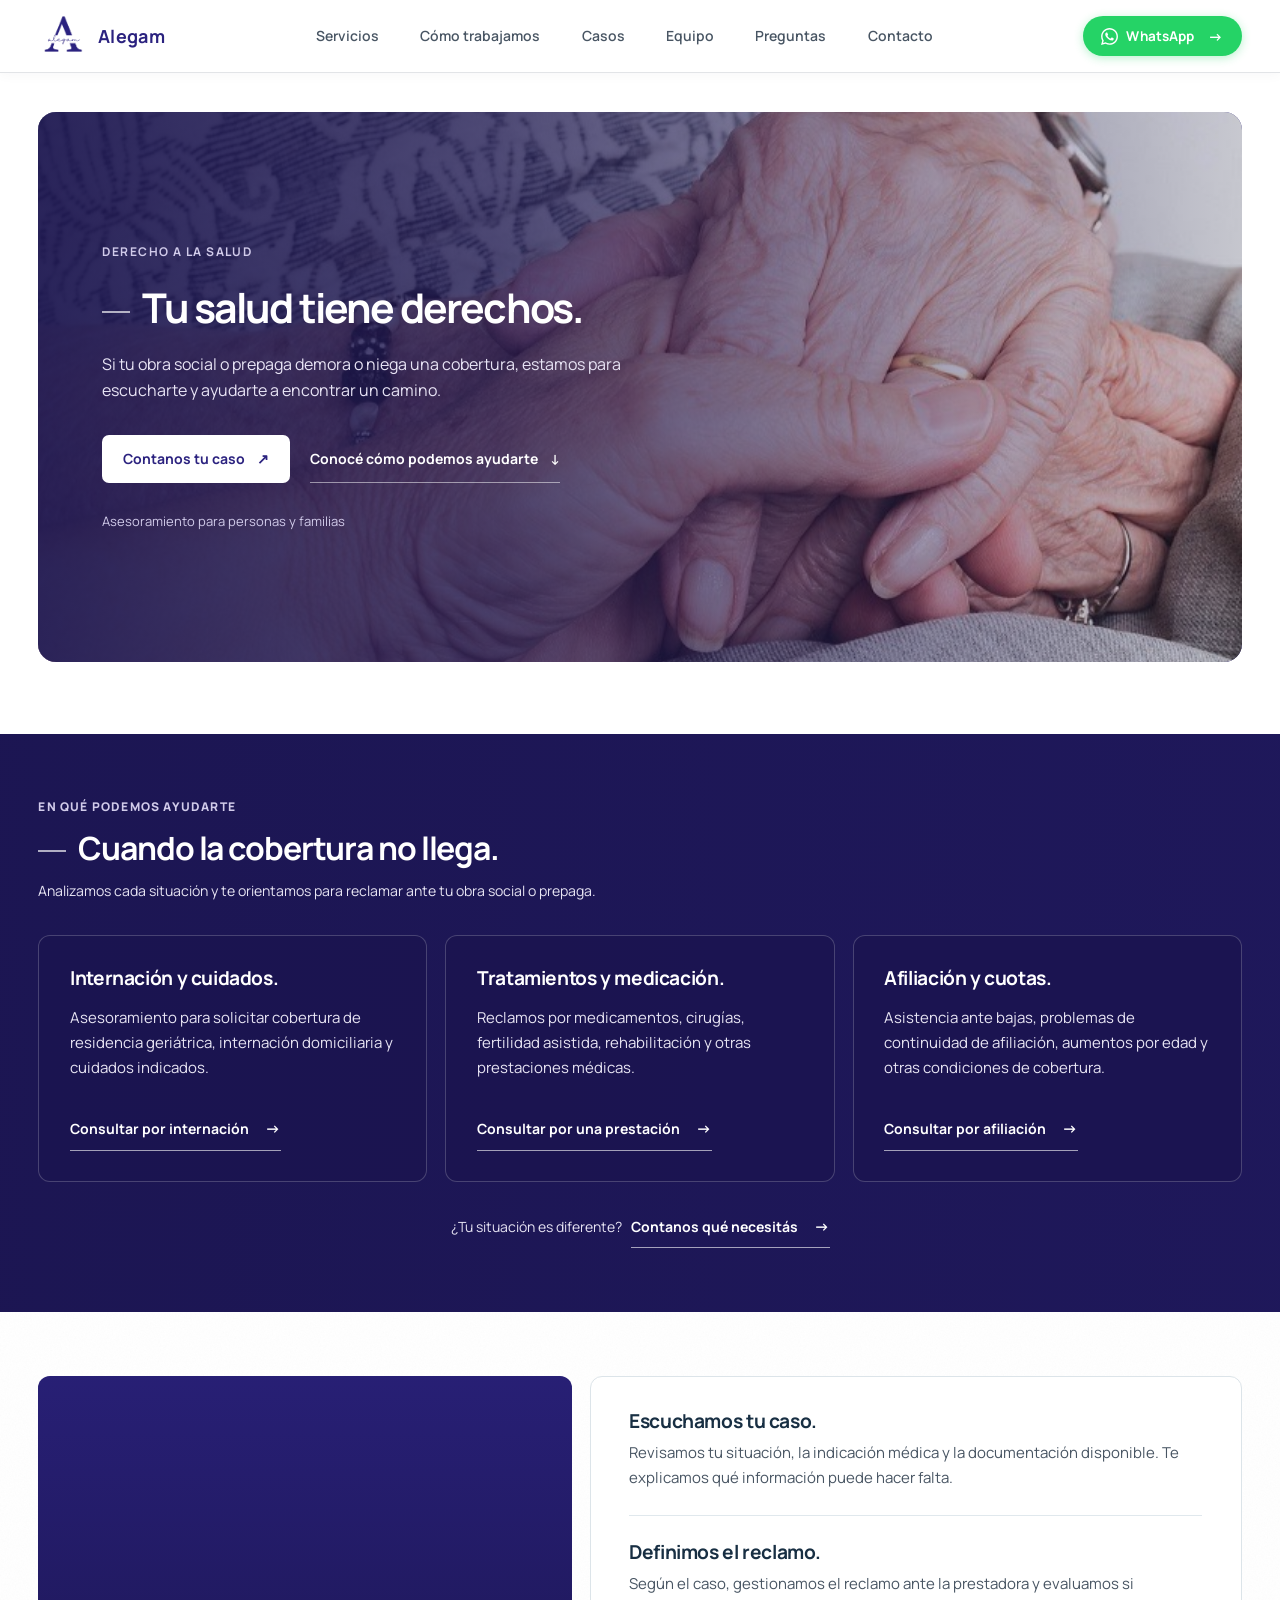
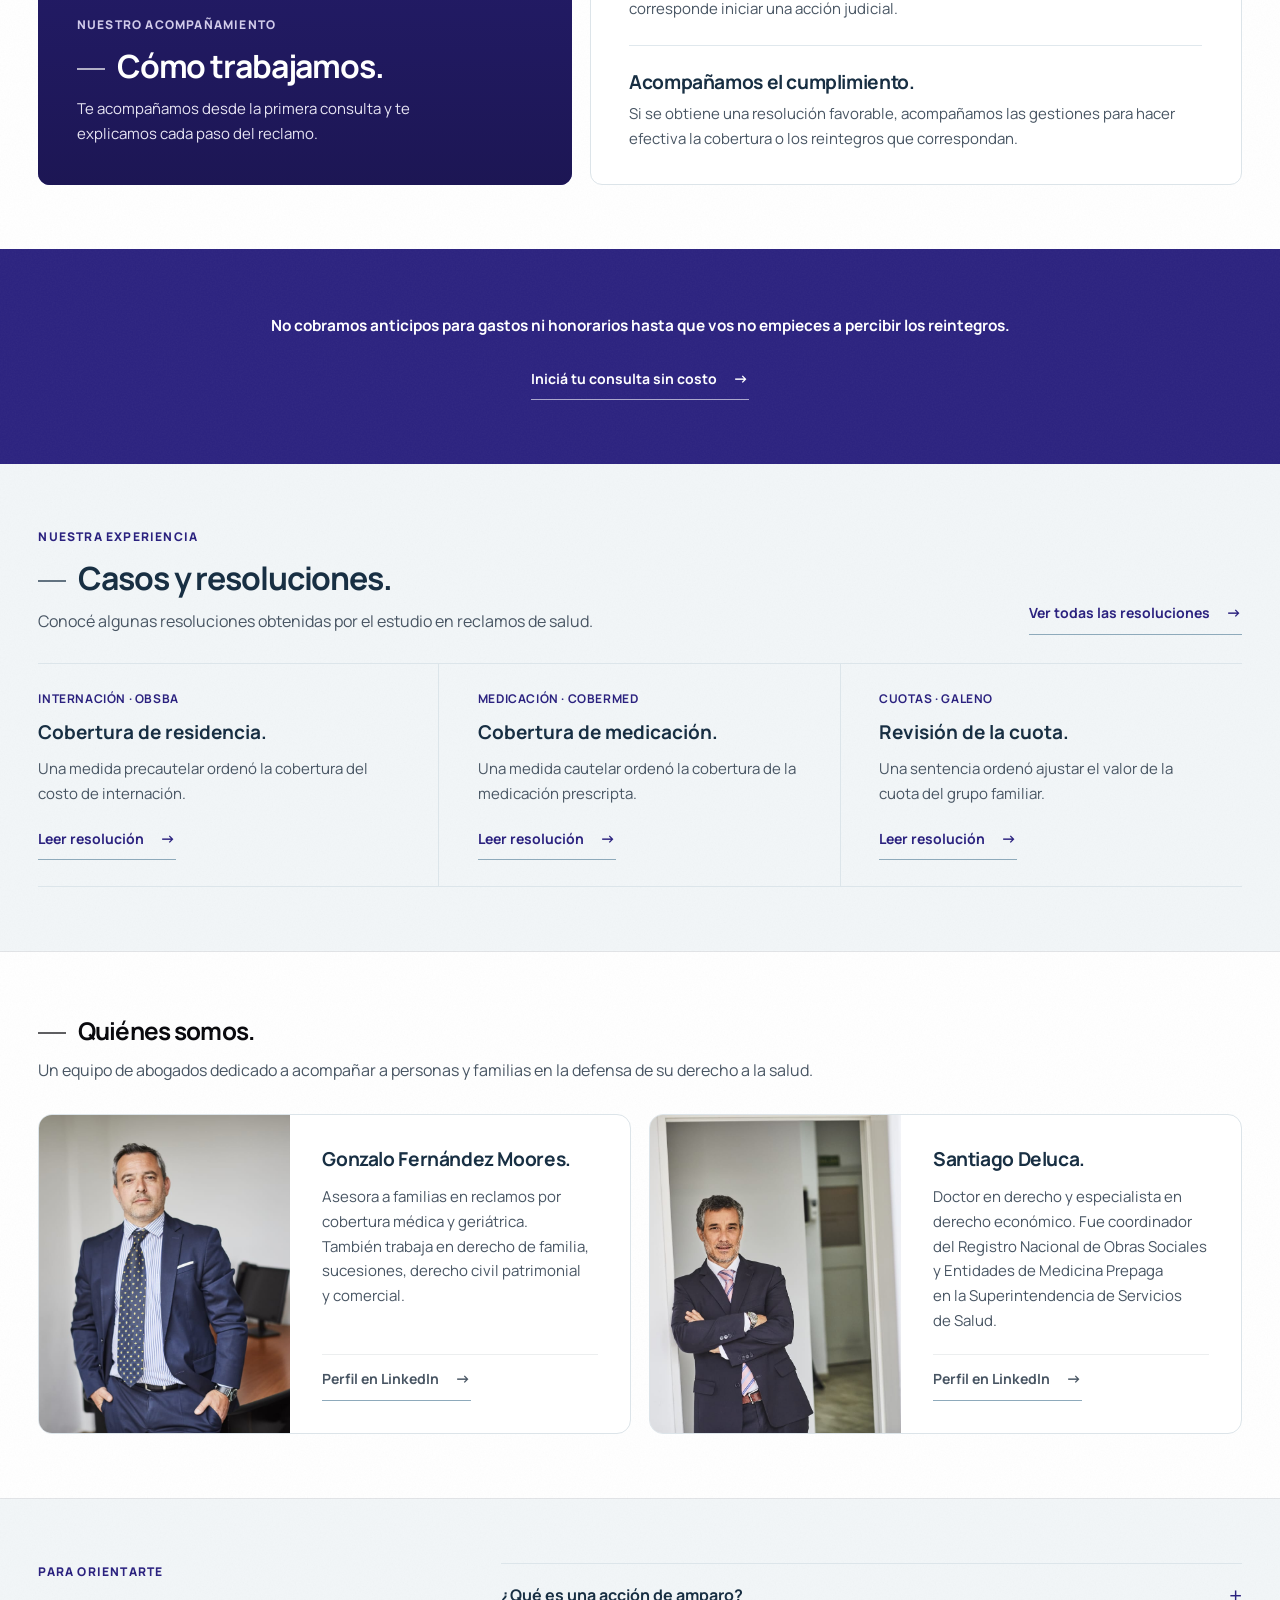
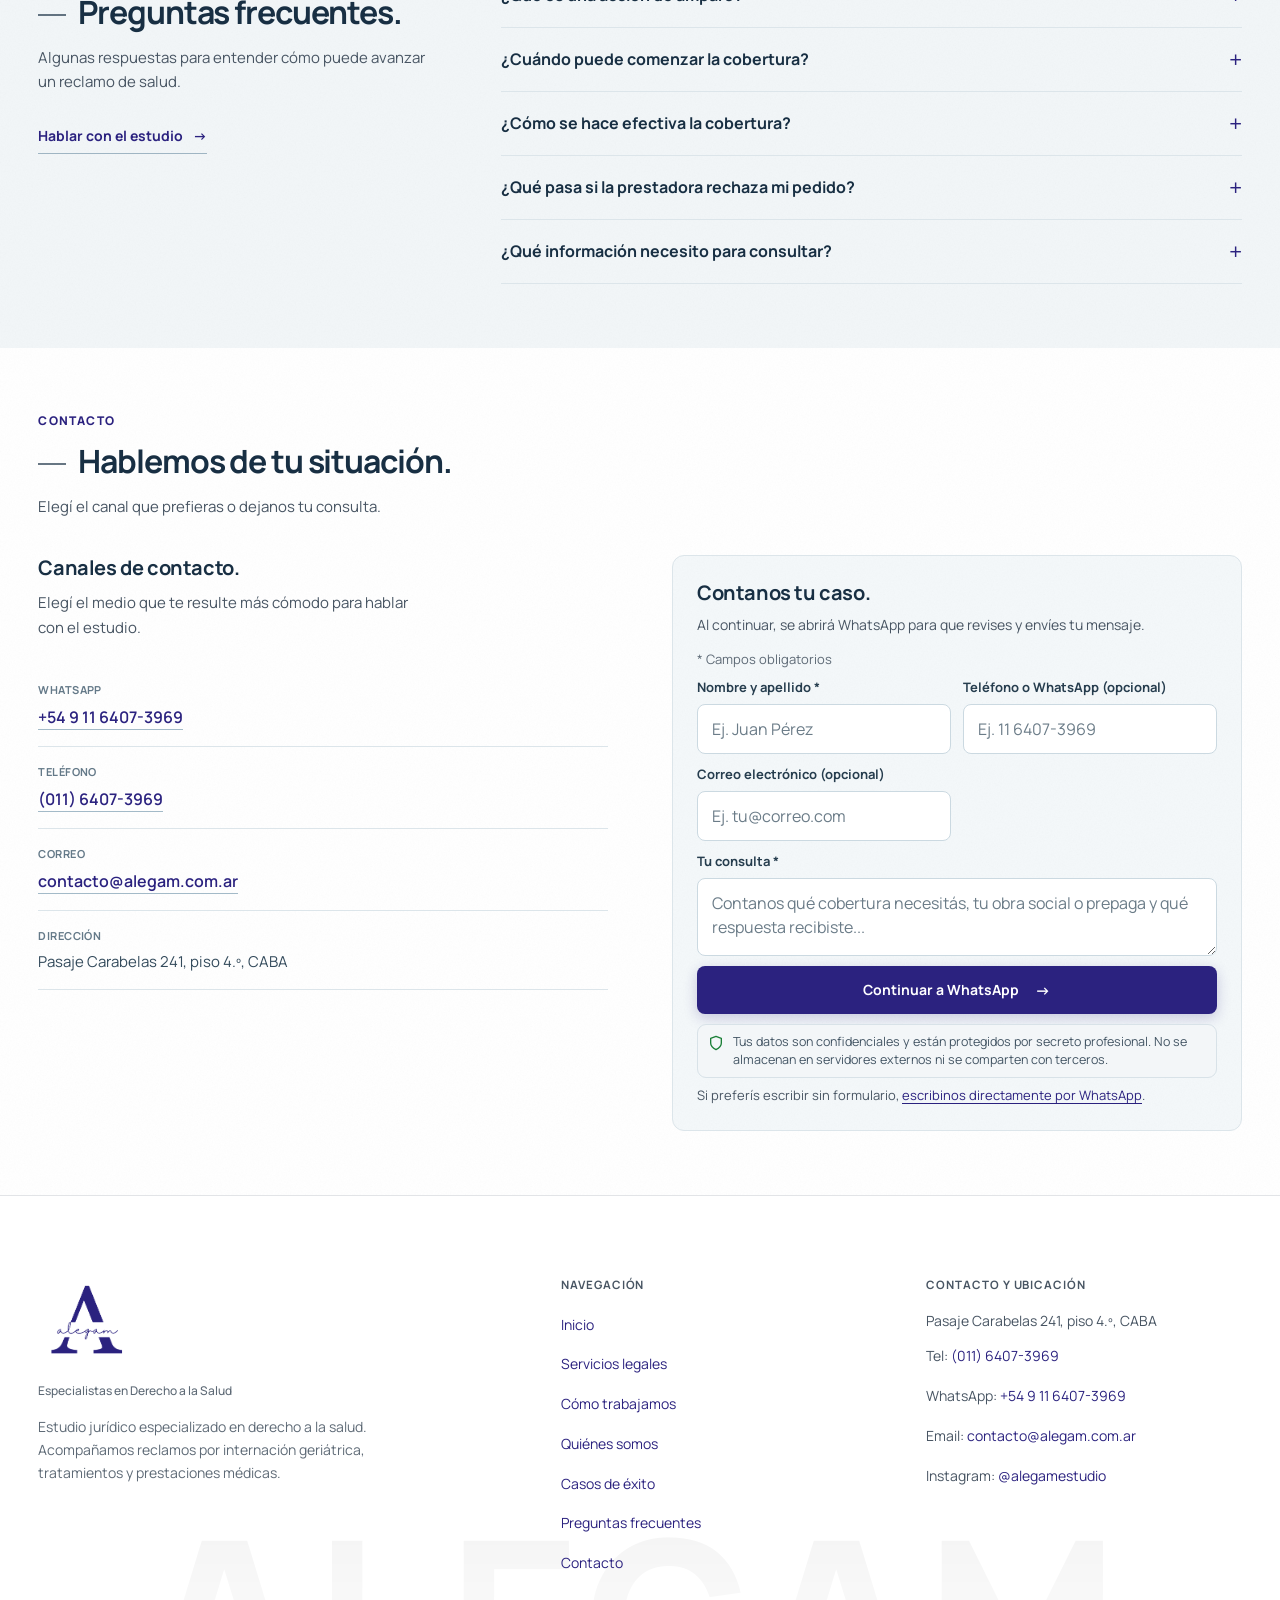
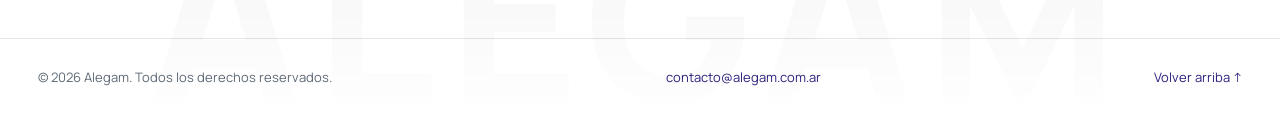
<file: index.html>
<!DOCTYPE html>
<html lang="es">
<head>
  <meta charset="utf-8" />
  <meta name="viewport" content="width=device-width, initial-scale=1, minimum-scale=1.0, shrink-to-fit=no" />
  <meta http-equiv="X-UA-Compatible" content="IE=edge" />
  <meta name="referrer" content="strict-origin-when-cross-origin" />
  
  <title>Alegam | Especialistas en Derecho a la Salud & Amparos</title>
  <meta name="description" content="Estudio jurídico especialista en derecho a la salud en Argentina. Asesoramiento y amparos judiciales ante obras sociales y prepagas por internación geriátrica, medicación oncológica y discapacidad." />
  <meta name="keywords" content="amparo de salud, internación geriátrica, cobertura geriátrico, prepagas, obras sociales, discapacidad ley 24901, medicación oncológica, Santiago Deluca, Gonzalo Fernández Moores" />
  <meta name="author" content="Alegam Estudio Jurídico" />

  <!-- Favicon -->
  <link rel="icon" type="image/x-icon" href="favicon.ico" />
  <link rel="icon" type="image/png" sizes="32x32" href="img/alegam/favicon-32x32.png" />
  <link rel="icon" type="image/png" sizes="64x64" href="img/alegam/favicon.png" />
  <link rel="apple-touch-icon" sizes="180x180" href="img/alegam/apple-touch-icon.png" />

  <!-- Tipografía Manrope (Google Fonts) con display=swap -->
  <link rel="preconnect" href="https://fonts.googleapis.com" />
  <link rel="preconnect" href="https://fonts.gstatic.com" crossorigin />
  <link href="https://fonts.googleapis.com/css2?family=Manrope:wght@400;500;600;700;800&amp;display=swap" rel="stylesheet" />

  <!-- Estilos Inspirados en Dropshot (White Edition) -->
  <link rel="stylesheet" href="assets/css/dropshot-theme.css" />
  <link rel="stylesheet" href="assets/css/ux-refresh.css" />
  <link rel="stylesheet" href="assets/css/cases-redesign.css" />
</head>
<body>
  <!-- Salto accesible -->
  <a class="skip-link" href="#contenido-principal">Saltar al contenido principal</a>

  <!-- Header Fijo con Glass Blur (Dropshot Style) -->
  <header class="ds-header" id="navbar">
    <div class="ds-container ds-header-inner">
      <!-- Marca / Logotipo Original Conservado -->
      <a class="ds-brand" href="#inicio" aria-label="Alegam - Volver al inicio">
        <img class="ds-brand-logo" src="img/alegam/logo_alegam_transparente.png" alt="Logotipo de Alegam Estudio Jurídico" width="140" height="52" />
        <span class="ds-header-wordmark">Alegam</span>
      </a>

      <!-- Menú Central Dropshot -->
      <nav class="ds-nav-center" aria-label="Navegaci&#243;n principal">
        <a class="ds-nav-link" href="#servicios">Servicios</a>
        <a class="ds-nav-link" href="#proceso">C&#243;mo trabajamos</a>
        <a class="ds-nav-link" href="#casos">Casos</a>
        <a class="ds-nav-link" href="#estudio">Equipo</a>
        <a class="ds-nav-link" href="#preguntas">Preguntas</a>
        <a class="ds-nav-link" href="#contacto">Contacto</a>
      </nav>

      <!-- Acciones de Cabecera -->
      <div class="ds-header-actions">
        <a class="ds-btn ds-btn-sm ds-btn-primary" href="https://api.whatsapp.com/send?phone=5491164073969&amp;text=Hola!%20Me%20gustar%C3%ADa%20hacer%20una%20consulta%20con%20el%20estudio.%20Gracias." target="_blank" rel="noopener noreferrer" aria-label="Contactar por WhatsApp">
          <svg width="15" height="15" viewBox="0 0 24 24" fill="currentColor" aria-hidden="true"><path d="M.057 24l1.687-6.163c-1.041-1.804-1.588-3.849-1.587-5.946.003-6.556 5.338-11.891 11.893-11.891 3.181.001 6.167 1.24 8.413 3.488 2.245 2.248 3.481 5.236 3.48 8.414-.003 6.557-5.338 11.892-11.893 11.892-1.99-.001-3.951-.5-5.688-1.448l-6.305 1.654zm6.597-3.807c1.676.995 3.276 1.591 5.392 1.592 5.448 0 9.886-4.434 9.889-9.885.002-5.462-4.415-9.89-9.881-9.892-5.452 0-9.887 4.434-9.889 9.884-.001 2.225.651 3.891 1.746 5.634l-.999 3.648 3.742-.981zm11.387-5.464c-.074-.124-.272-.198-.57-.347-.297-.149-1.758-.868-2.031-.967-.272-.099-.47-.149-.669.149-.198.297-.768.967-.941 1.165-.173.198-.347.223-.644.074-.297-.149-1.255-.462-2.39-1.475-.883-.788-1.48-1.761-1.653-2.059-.173-.297-.018-.458.13-.606.134-.133.297-.347.446-.521.151-.172.2-.296.3-.495.099-.198.05-.372-.025-.521-.075-.148-.669-1.611-.916-2.206-.242-.579-.487-.501-.669-.51l-.57-.01c-.198 0-.52.074-.792.372s-1.04 1.016-1.04 2.479 1.065 2.876 1.213 3.074c.149.198 2.095 3.2 5.076 4.487.709.306 1.263.489 1.694.626.712.226 1.36.194 1.872.118.571-.085 1.758-.719 2.006-1.413.248-.695.248-1.29.173-1.414z"/></svg>
          <span>WhatsApp</span>
      </a>

        <!-- Botón menú móvil -->
        <button class="ds-menu-toggle" type="button" aria-expanded="false" aria-controls="mobile-drawer" aria-label="Abrir menú de navegación">
          <div class="ds-menu-icon">
            <span></span>
            <span></span>
          </div>
        </button>
      </div>
    </div>
  </header>

  <!-- Mobile Drawer / Menú Lateral Móvil -->
  <div class="ds-mobile-drawer-backdrop" aria-hidden="true"></div>
  <aside id="mobile-drawer" class="ds-mobile-drawer" aria-label="Menú móvil" aria-hidden="true" inert>
    <div class="ds-mobile-drawer-header">
      <div class="ds-brand">
        <img class="ds-brand-logo" src="img/alegam/logo_alegam_transparente.png" alt="Alegam" width="110" height="40" />
        <span class="ds-header-wordmark">Alegam</span>
      </div>
      <button class="ds-mobile-drawer-close" type="button" aria-label="Cerrar menú">&times;</button>
    </div>

    <nav class="ds-mobile-nav-links">
      <a href="#servicios">Servicios</a><a href="#proceso">C&#243;mo trabajamos</a><a href="#casos">Casos</a><a href="#estudio">Equipo</a><a href="#preguntas">Preguntas frecuentes</a><a href="#contacto">Contacto</a>
    </nav>

    <div class="ds-mobile-drawer-footer">
      <div class="ds-mobile-card-contact">
        <strong>Atención Inmediata</strong>
        <p>Llamanos al <a href="tel:+541164073969" style="font-weight: 600; color: var(--ds-accent);">(011) 6407-3969</a></p>
        <p>Pasaje Carabelas 241, piso 4.&ordm;, CABA</p>
      </div>
      <a class="ds-btn ds-btn-whatsapp" href="https://api.whatsapp.com/send?phone=5491164073969&amp;text=Hola!%20Me%20gustar%C3%ADa%20hacer%20una%20consulta%20con%20el%20estudio.%20Gracias." target="_blank" rel="noopener noreferrer">
        <svg width="20" height="20" viewBox="0 0 24 24" fill="currentColor" aria-hidden="true"><path d="M.057 24l1.687-6.163c-1.041-1.804-1.588-3.849-1.587-5.946.003-6.556 5.338-11.891 11.893-11.891 3.181.001 6.167 1.24 8.413 3.488 2.245 2.248 3.481 5.236 3.48 8.414-.003 6.557-5.338 11.892-11.893 11.892-1.99-.001-3.951-.5-5.688-1.448l-6.305 1.654zm6.597-3.807c1.676.995 3.276 1.591 5.392 1.592 5.448 0 9.886-4.434 9.889-9.885.002-5.462-4.415-9.89-9.881-9.892-5.452 0-9.887 4.434-9.889 9.884-.001 2.225.651 3.891 1.746 5.634l-.999 3.648 3.742-.981zm11.387-5.464c-.074-.124-.272-.198-.57-.347-.297-.149-1.758-.868-2.031-.967-.272-.099-.47-.149-.669.149-.198.297-.768.967-.941 1.165-.173.198-.347.223-.644.074-.297-.149-1.255-.462-2.39-1.475-.883-.788-1.48-1.761-1.653-2.059-.173-.297-.018-.458.13-.606.134-.133.297-.347.446-.521.151-.172.2-.296.3-.495.099-.198.05-.372-.025-.521-.075-.148-.669-1.611-.916-2.206-.242-.579-.487-.501-.669-.51l-.57-.01c-.198 0-.52.074-.792.372s-1.04 1.016-1.04 2.479 1.065 2.876 1.213 3.074c.149.198 2.095 3.2 5.076 4.487.709.306 1.263.489 1.694.626.712.226 1.36.194 1.872.118.571-.085 1.758-.719 2.006-1.413.248-.695.248-1.29.173-1.414z"/></svg><span>Escribir por WhatsApp</span>
      </a>
    </div>
  </aside>

  <!-- Contenido Principal -->
  <main id="contenido-principal">

    <!-- HERO SECTION (Dropshot Precision Hero) -->
    <section class="ds-hero" id="inicio">
      <div class="ds-container">
        <div class="home-intro">
          <div class="home-intro-copy">
            <p class="home-intro-label">Derecho a la salud</p>
            <h1>Tu salud tiene derechos.</h1>
            <p class="home-intro-lead">Si tu obra social o prepaga demora o niega una cobertura, estamos para escucharte y ayudarte a encontrar un&nbsp;camino.</p>
            <div class="home-intro-actions">
              <a class="home-intro-primary" href="https://api.whatsapp.com/send?phone=5491164073969&amp;text=Hola%2C%20necesito%20asesoramiento%20por%20una%20cobertura%20de%20salud." target="_blank" rel="noopener noreferrer">Contanos tu caso <span aria-hidden="true">&#8599;</span></a>
              <a class="home-intro-secondary" href="#servicios">Conoc&#233; c&#243;mo podemos ayudarte <span aria-hidden="true">&#8595;</span></a>
            </div>
            <p class="home-intro-note">Asesoramiento para personas y familias</p>
          </div>
          <div class="home-intro-image">
            <img src="img/alegam/manos-opt.jpg" alt="Dos personas tomadas de la mano" width="600" height="480" fetchpriority="high" />
          </div>
        </div>
      </div>
    </section>

    <section class="ds-section services-section" id="servicios">
      <div class="ds-container">
        <div class="services-heading">
          <div><p class="services-eyebrow">En qu&#233; podemos ayudarte</p><h2>Cuando la cobertura no llega.</h2></div>
          <p>Analizamos cada situaci&#243;n y te orientamos para reclamar ante tu obra social o prepaga.</p>
        </div>
        <div class="services-list">
          <article class="service-item">
            <h3>Internaci&#243;n y cuidados.</h3>
            <p>Asesoramiento para solicitar cobertura de residencia geri&#225;trica, internaci&#243;n domiciliaria y cuidados indicados.</p>
            <a href="https://api.whatsapp.com/send?phone=5491164073969&amp;text=Hola%2C%20quiero%20consultar%20por%20cobertura%20de%20internaci%C3%B3n." target="_blank" rel="noopener noreferrer">Consultar por internaci&#243;n</a>
          </article>
          <article class="service-item">
            <h3>Tratamientos y medicaci&#243;n.</h3>
            <p>Reclamos por medicamentos, cirug&#237;as, fertilidad asistida, rehabilitaci&#243;n y otras prestaciones m&#233;dicas.</p>
            <a href="https://api.whatsapp.com/send?phone=5491164073969&amp;text=Hola%2C%20quiero%20consultar%20por%20una%20prestaci%C3%B3n%20m%C3%A9dica." target="_blank" rel="noopener noreferrer">Consultar por una prestaci&#243;n</a>
          </article>
          <article class="service-item">
            <h3>Afiliaci&#243;n y cuotas.</h3>
            <p>Asistencia ante bajas, problemas de continuidad de afiliaci&#243;n, aumentos por edad y otras condiciones de cobertura.</p>
            <a href="https://api.whatsapp.com/send?phone=5491164073969&amp;text=Hola%2C%20quiero%20consultar%20por%20mi%20afiliaci%C3%B3n%20o%20cuota." target="_blank" rel="noopener noreferrer">Consultar por afiliaci&#243;n</a>
          </article>
        </div>
        <p class="services-note">&#191;Tu situaci&#243;n es diferente? <a href="#contacto">Contanos qu&#233; necesit&#225;s</a></p>
      </div>
    </section>

    <section class="ds-section process-section" id="proceso">
      <span id="queHacemos" class="process-anchor" aria-hidden="true"></span>
      <div class="ds-container">
        <div class="process-heading">
          <p class="process-eyebrow">Nuestro acompa&#241;amiento</p>
          <h2>C&#243;mo trabajamos.</h2>
          <p>Te acompa&#241;amos desde la primera consulta y te explicamos cada paso del reclamo.</p>
        </div>
        <div class="process-steps">
          <article class="process-step">
            <h3>Escuchamos tu caso.</h3>
            <p>Revisamos tu situaci&#243;n, la indicaci&#243;n m&#233;dica y la documentaci&#243;n disponible. Te explicamos qu&#233; informaci&#243;n puede hacer falta.</p>
          </article>
          <article class="process-step">
            <h3>Definimos el reclamo.</h3>
            <p>Seg&#250;n el caso, gestionamos el reclamo ante la prestadora y evaluamos si corresponde iniciar una acci&#243;n judicial.</p>
          </article>
          <article class="process-step">
            <h3>Acompa&#241;amos el cumplimiento.</h3>
            <p>Si se obtiene una resoluci&#243;n favorable, acompa&#241;amos las gestiones para hacer efectiva la cobertura o los reintegros que correspondan.</p>
          </article>
        </div>
      </div>
    </section>

    <section class="ds-commitment-banner" aria-label="Condiciones del servicio">
      <div class="ds-container ds-commitment-inner ds-reveal">
        <div class="ds-commitment-left">
          <p class="ds-commitment-text">
            No cobramos anticipos para gastos ni honorarios hasta que vos no empieces a percibir los reintegros.
          </p>
        </div>
        <a class="ds-commitment-btn" href="#contacto">
          Iniciá tu consulta sin costo
      </a>
      </div>
  

    <!-- CASOS DE ÉXITO -->
    </section>

    <section class="ds-section cases-overview" id="casos">
      <span id="casosExito" class="process-anchor" aria-hidden="true"></span>
      <div class="ds-container">
        <div class="cases-overview-heading">
          <div><p class="cases-overview-label">Nuestra experiencia</p><h2>Casos y resoluciones.</h2><p>Conoc&#233; algunas resoluciones obtenidas por el estudio en reclamos de salud.</p></div>
          <a class="js-cases-open" href="logros-casos-exito.html" aria-haspopup="dialog" aria-controls="cases-dialog">Ver todas las resoluciones</a>
        </div>
        <div class="cases-overview-list">
          <article><p>Internaci&#243;n &middot; ObSBA</p><h3>Cobertura de residencia.</h3><span>Una medida precautelar orden&#243; la cobertura del costo de internaci&#243;n.</span><a class="js-cases-open" href="logros-casos-exito.html#caso-internacion" data-case-target="caso-internacion" aria-haspopup="dialog" aria-controls="cases-dialog">Leer resoluci&#243;n</a></article>
          <article><p>Medicaci&#243;n &middot; Cobermed</p><h3>Cobertura de medicaci&#243;n.</h3><span>Una medida cautelar orden&#243; la cobertura de la medicaci&#243;n prescripta.</span><a class="js-cases-open" href="logros-casos-exito.html#caso-medicacion" data-case-target="caso-medicacion" aria-haspopup="dialog" aria-controls="cases-dialog">Leer resoluci&#243;n</a></article>
          <article><p>Cuotas &middot; Galeno</p><h3>Revisi&#243;n de la cuota.</h3><span>Una sentencia orden&#243; ajustar el valor de la cuota del grupo familiar.</span><a class="js-cases-open" href="logros-casos-exito.html#caso-cuotas" data-case-target="caso-cuotas" aria-haspopup="dialog" aria-controls="cases-dialog">Leer resoluci&#243;n</a></article>
        </div>
      </div>
    
      <dialog id="cases-dialog" class="cases-dialog" aria-labelledby="cases-dialog-title">
        <div class="cases-dialog-layout">
          <header class="cases-dialog-header">
            <div><p class="cases-dialog-eyebrow">Experiencia del estudio</p><h2 id="cases-dialog-title">Casos y resoluciones.</h2></div>
            <button class="cases-dialog-close" type="button" aria-label="Cerrar casos"><span aria-hidden="true">&times;</span></button>
          </header>
          <div class="cases-dialog-content">
            <p class="cases-dialog-intro">Consult&#225; los fragmentos de las resoluciones por tema.</p>
            <div class="ds-case-filters" role="group" aria-label="Filtrar casos por tema">
              <button class="ds-case-filter is-active" type="button" data-filter="all" aria-pressed="true">Todos los casos <span>17</span></button>
              <button class="ds-case-filter" type="button" data-filter="internacion" aria-pressed="false">Internaci&#243;n</button>
              <button class="ds-case-filter" type="button" data-filter="medicacion" aria-pressed="false">Medicamentos y tratamientos</button>
              <button class="ds-case-filter" type="button" data-filter="afiliacion" aria-pressed="false">Afiliaci&#243;n y cuotas</button>
            </div>
            <p id="cases-dialog-status" class="ds-case-filter-status" role="status" aria-live="polite">Se muestran las 17 resoluciones.</p>
            <div class="ds-case-grid">
              <article class="ds-case-post" data-category="internacion" data-case-id="caso-internacion">
            <span class="ds-case-tag">ObSBA · 100% Cobertura</span>
            <h2 class="ds-case-title" title="M., V. M. c/ OBSBA s/ AMPARO - SALUD">M., V. M. c/ OBSBA s/ AMPARO - SALUD.</h2>
            <div class="ds-case-body">
              “Ciudad de Buenos Aires, 1° de junio de 2020. RESUELVO: I. ORDENAR a la OBRA SOCIAL DE LA CIUDAD DE BUENOS AIRES, como medida precautelar, que otorgue la cobertura del 100% de los costos de internación de la Sra. E.P.P., en la residencia Ser Vital…”
            </div>
          </article>
              <article class="ds-case-post" data-category="internacion">
            <span class="ds-case-tag">Medicus SA · Internación</span>
            <h2 class="ds-case-title" title="G., C. E. Y OTRO c/ MEDICUS SA s/ PRESTACIONES MEDICAS">G., C. E. Y OTRO c/ MEDICUS SA s/ PRESTACIONES MEDICAS.</h2>
            <div class="ds-case-body">
              "Buenos Aires, 12 de diciembre de 2019 … RESUELVO: 1) Hacer lugar a la medida cautelar requerida y ordenar a MEDICUS SA a que en el plazo de 3 días otorgue al Sr. C.E.G. la cobertura integral de internación en el Hogar de Ancianos San Pantaleón a los valores de la prestación de Internación en Hogar permanente con centro de día, categoría A con más el 35% de dependencia..."
            </div>
          </article>
              <article class="ds-case-post" data-category="internacion">
            <span class="ds-case-tag">OSPLAD · Hogar Permanente</span>
            <h2 class="ds-case-title" title="G., J. E. Y OTRO c/ OSPLAD s/ AMPARO DE SALUD">G., J. E. Y OTRO c/ OSPLAD s/ AMPARO DE SALUD.</h2>
            <div class="ds-case-body">
              “Buenos Aires, 3 de marzo de 2020 … RESUELVO: 1) Hacer lugar a la medida cautelar solicitada. En consecuencia, deberá la accionada otorgar a la Sra. J.E.G., en el plazo de un día o antes, según la urgencia del caso, la cobertura de la prestación de internación en forma permanente en el hogar 'Instituto Capdevila'..."
            </div>
          </article>
              <article class="ds-case-post" data-category="internacion">
            <span class="ds-case-tag">OSIM · Hogar Permanente</span>
            <h2 class="ds-case-title" title="R. U., A. M. c/ OSIM s/ SUMARISIMO DE SALUD">R. U., A. M. c/ OSIM s/ SUMARISIMO DE SALUD.</h2>
            <div class="ds-case-body">
              “Buenos Aires, 3 de diciembre de 2019 … el Tribunal considera que corresponde otorgar a la accionante la cobertura de internación en el 'Instituto 9 de Julio' hasta el límite fijado en el Nomenclador para Hogar con Centro de Día Permanente, Categoría A, con más el 35% en concepto de dependencia…”
            </div>
          </article>
              <article class="ds-case-post" data-category="internacion">
            <span class="ds-case-tag">Galeno Argentina SA · Cobertura Continua</span>
            <h2 class="ds-case-title" title="B., L. A. c/ GALENO ARGENTINA SA s/ AMPARO DE SALUD">B., L. A. c/ GALENO ARGENTINA SA s/ AMPARO DE SALUD.</h2>
            <div class="ds-case-body">
              “Buenos Aires, 28 de julio de 2019 … FALLO: condeno a GALENO ARGENTINA SA a otorgar la cobertura continua e ininterrumpida de internación en la institución 'Suites Galván', con el límite de los valores del nomenclador módulo Hogar Permanente Categoría A con más el 35% en concepto de dependencia…”
            </div>
          </article>
              <article class="ds-case-post" data-category="internacion">
            <span class="ds-case-tag">CEMIC · Medida Cautelar</span>
            <h2 class="ds-case-title" title="V., A. C. c/ CEMIC s/ AMPARO DE SALUD">V., A. C. c/ CEMIC s/ AMPARO DE SALUD.</h2>
            <div class="ds-case-body">
              "Buenos Aires, 7 de julio de 2020 … RESUELVO: Hacer lugar a la medida cautelar. En consecuencia, deberá la demandada CEMIC otorgar a la actora Sra. A.C.V., hasta el dictado de la sentencia, la cobertura de la internación al 100% con prestadores propios, o bien, limitada al monto que surja para Hogar Permanente, Categoría C con más el 35% por dependencia…”
            </div>
          </article>
              <article class="ds-case-post" data-category="internacion">
            <span class="ds-case-tag">OSDE · Residencia Margarita</span>
            <h2 class="ds-case-title" title="M., J. c/ OSDE s/ AMPARO DE SALUD">M., J. c/ OSDE s/ AMPARO DE SALUD.</h2>
            <div class="ds-case-body">
              “Buenos Aires, 8 de junio de 2020 … hácese saber a la demandada OSDE que deberá, en el plazo de tres días, brindar la cobertura de la internación de la Sra. J.M. en la 'Residencia Margarita' bajo apercibimiento de aplicar astreintes…”
            </div>
          </article>
              <article class="ds-case-post" data-category="internacion">
            <span class="ds-case-tag">IOSFA · Hogar Constanza</span>
            <h2 class="ds-case-title" title="M. D., A. S. c/ IOSFA s/ AMPARO DE SALUD">M. D., A. S. c/ IOSFA s/ AMPARO DE SALUD.</h2>
            <div class="ds-case-body">
              “Buenos Aires, 28 de febrero de 2020 … RESUELVO: Hacer lugar a la medida cautelar solicitada. En consecuencia, deberá la demandada IOSFA arbitrar las medidas para que la Sra. A.S.M.D. reciba la cobertura de internación al 100% a través de prestadores propios o contratado en 'Hogar Constanza'…”
            </div>
          </article>
              <article class="ds-case-post" data-category="medicacion">
            <span class="ds-case-tag">OSPERYH · Insumos de Cirugía</span>
            <h2 class="ds-case-title" title="Cobertura de cirugía - V., E. D. C. c/ OSPERYH">Cobertura de cirugía - V., E. D. C. c/ OSPERYH.</h2>
            <div class="ds-case-body">
              “RESUELVO: Hacer lugar a la medida cautelar solicitada y ordenar a la obra social OSPERYH para que en el plazo de tres días provea a la Sra. EV los insumos para la intervención quirúrgica: craneotomo de altas revoluciones, doppler microvascular, sistema de fijación de titanio y miniclips para malformación arteriovenosa...”
            </div>
          </article>
              <article class="ds-case-post" data-category="medicacion">
            <span class="ds-case-tag">OSDE · Audífonos e Implante</span>
            <h2 class="ds-case-title" title="P., G. M. c/ OSDE s/ AMPARO DE SALUD">P., G. M. c/ OSDE s/ AMPARO DE SALUD.</h2>
            <div class="ds-case-body">
              “Juzgado Civil y Comercial Federal 8 … OSDE deberá suministrar a la Sra. G. M. P., dentro del término de cinco días, la provisión y cobertura del 100% del cambio de procesador del habla CP910 para el oído izquierdo conforme prescripción del profesional tratante…”
            </div>
          </article>
              <article class="ds-case-post" data-category="medicacion" data-case-id="caso-medicacion">
            <span class="ds-case-tag">Cobermed · Medicación Especial</span>
            <h2 class="ds-case-title" title="P. R. A. c/ COBERMED s/ AMPARO DE SALUD">P. R. A. c/ COBERMED s/ AMPARO DE SALUD.</h2>
            <div class="ds-case-body">
              “Juzgado Civil y Comercial Federal 3 … deberá la demandada COBERMED arbitrar las medidas del caso para que la actora reciba la cobertura integral (100 %) de la medicación denominada Adalimumab 40mg. en las cantidades prescriptas hasta el dictado de sentencia definitiva.”
            </div>
          </article>
              <article class="ds-case-post" data-category="medicacion">
            <span class="ds-case-tag">PAMI · Medicación</span>
            <h2 class="ds-case-title" title="P., I. B. c/ INSSJyP (PAMI) s/ AMPARO DE SALUD">P., I. B. c/ INSSJyP (PAMI) s/ AMPARO DE SALUD.</h2>
            <div class="ds-case-body">
              “Juzgado Civil y Comercial Federal 4 … deberá la demandada arbitrar las medidas para que la Sra. I. B. P. reciba el 100% de la medicación indicada por su médica tratante (Glecaprevir 100 mg / Pibrentasvir 40 mg - Maviret) hasta tanto se dicte sentencia definitiva.”
            </div>
          </article>
              <article class="ds-case-post" data-category="medicacion">
            <span class="ds-case-tag">OSDE · Pubertad Precoz</span>
            <h2 class="ds-case-title" title="S., M. C. Y OTRO c/ OSDE s/ AMPARO DE SALUD">S., M. C. Y OTRO c/ OSDE s/ AMPARO DE SALUD.</h2>
            <div class="ds-case-body">
              “Juzgado Civil y Comercial Federal 1 … OSDE deberá arbitrar los medios para otorgar dentro del plazo de dos días a la menor la cobertura del 100% del medicamento indicado: DECAPEPTYL 11,25 mg y continuar en lo sucesivo con la entrega del mismo.”
            </div>
          </article>
              <article class="ds-case-post" data-category="afiliacion" data-case-id="caso-cuotas">
            <span class="ds-case-tag">Galeno · Aumentos Ilegales</span>
            <h2 class="ds-case-title" title="K., H. I. c/ GALENO ARGENTINA SA">K., H. I. c/ GALENO ARGENTINA SA.</h2>
            <div class="ds-case-body">
              “Juzgado Civil y Comercial Federal 7 … condeno a Galeno Argentina S.A. a ajustar el valor de la cuota correspondiente a la actora y su grupo familiar conforme fuera dispuesto por la Superintendencia de Servicios de Salud, con costas.”
            </div>
          </article>
              <article class="ds-case-post" data-category="afiliacion">
            <span class="ds-case-tag">Medicus · Aumento por Edad</span>
            <h2 class="ds-case-title" title="Z., E. c/ MEDICUS SA s/ AMPARO DE SALUD">Z., E. c/ MEDICUS SA s/ AMPARO DE SALUD.</h2>
            <div class="ds-case-body">
              “Juzgado Civil y Comercial Federal 6 … ordenando a MEDICUS SA que se abstenga de facturar adicionales a la cuota del actor en razón de la edad y reintegre las sumas irregularmente cobradas, con costas a la demandada vencida.”
            </div>
          </article>
              <article class="ds-case-post" data-category="afiliacion">
            <span class="ds-case-tag">PAMI · Desafiliaciones Ilegales</span>
            <h2 class="ds-case-title" title="S., D. O. c/ INSSJyP (PAMI) s/ AMPARO DE SALUD">S., D. O. c/ INSSJyP (PAMI) s/ AMPARO DE SALUD.</h2>
            <div class="ds-case-body">
              “Juzgado Civil y Comercial Federal 9 … el Instituto Nacional de Servicios Sociales para Jubilados y Pensionados deberá continuar la afiliación de D. O. S. como beneficiario de los servicios de salud en calidad de hijo mayor con discapacidad, garantizando la continuidad y cobertura de los tratamientos.”
            </div>
          </article>
              <article class="ds-case-post" data-category="afiliacion">
            <span class="ds-case-tag">ObSBA & OSDE · Jubilación</span>
            <h2 class="ds-case-title" title="P., A. B. c/ ObSBA Y OTROS s/ AMPARO">P., A. B. c/ ObSBA Y OTROS s/ AMPARO.</h2>
            <div class="ds-case-body">
              “Juzgado Contencioso Administrativo y Tributario Nº 7 … ordenar a la Obra Social de la Ciudad de Buenos Aires (ObSBA) que derive los aportes por obra social de la actora jubilada a la empresa de medicina prepaga OSDE en los términos de ley.”
            </div>
          </article>
            </div>
          </div>
        </div>
      </dialog>
    </section>

    <section class="ds-section ds-section-alt" id="estudio">
      <span id="quienesSomos" style="display:block; position:relative; top:-80px; visibility:hidden;"></span>
      <div class="ds-container">
        <div class="ds-section-header ds-reveal">
          <h2 class="ds-title">Qui&#233;nes somos.</h2>
          <p class="ds-section-desc">Un equipo de abogados dedicado a acompa&#241;ar a personas y familias en la defensa de su derecho a la salud.</p>
        </div>

        <div class="ds-team-grid">
          <!-- Gonzalo Fernández Moores -->
          <article class="ds-team-card">
            <div class="ds-team-photo">
              <img src="img/alegam/gfm_v1.jpeg" alt="Fotografía del Dr. Gonzalo Fernández Moores" width="1440" height="960" loading="lazy" />
            </div>
            <div class="ds-team-info">
              <h3 class="ds-team-name">Gonzalo Fernández Moores.</h3>
              <p class="ds-team-bio">Asesora a familias en reclamos por cobertura m&#233;dica y geri&#225;trica. Tambi&#233;n trabaja en derecho de familia, sucesiones, derecho civil patrimonial y comercial.</p>
              <div class="ds-team-footer">
                <a class="ds-team-link" href="https://www.linkedin.com/in/gonzalo-fern%C3%A1ndez-moores-348790159/" target="_blank" rel="noopener noreferrer" aria-label="LinkedIn de Gonzalo Fernández Moores">
                  <span>Perfil en LinkedIn</span>
              </a>
              </div>
            </div>
          </article>

          <!-- Santiago Deluca -->
          <article class="ds-team-card">
            <div class="ds-team-photo">
              <img src="img/alegam/sdl_v1.jpeg" alt="Fotografía del Dr. Santiago Deluca" width="1440" height="960" loading="lazy" />
            </div>
            <div class="ds-team-info">
              <h3 class="ds-team-name">Santiago Deluca.</h3>
              <p class="ds-team-bio">Doctor en derecho y especialista en derecho econ&#243;mico. Fue coordinador del Registro Nacional de Obras Sociales y Entidades de Medicina Prepaga en la Superintendencia de Servicios de Salud.</p>
              <div class="ds-team-footer">
                <a class="ds-team-link" href="https://www.linkedin.com/in/santiago-deluca-0a8512159/" target="_blank" rel="noopener noreferrer" aria-label="LinkedIn de Santiago Deluca">
                  <span>Perfil en LinkedIn</span>
              </a>
              </div>
            </div>
          </article>
        </div>
      </div>
  

    <!-- CITA EDITORIAL Y RESPETO A LA TERCERA EDAD -->
    </section>

    <section class="ds-section faq-section" id="preguntas">
      <div class="ds-container faq-layout">
        <div class="faq-intro">
          <p class="faq-eyebrow">Para orientarte</p>
          <h2>Preguntas frecuentes.</h2>
          <p>Algunas respuestas para entender c&#243;mo puede avanzar un reclamo de salud.</p>
          <a href="#contacto">Hablar con el estudio</a>
        </div>
        <div class="faq-list">
          <details class="faq-entry"><summary>&#191;Qu&#233; es una acci&#243;n de amparo?</summary><p>Es una v&#237;a judicial para solicitar la protecci&#243;n de derechos fundamentales, como el derecho a la salud. Analizamos si es adecuada seg&#250;n las circunstancias de cada caso.</p></details>
          <details class="faq-entry"><summary>&#191;Cu&#225;ndo puede comenzar la cobertura?</summary><p>En algunos casos se solicita una medida cautelar para obtener cobertura mientras se tramita la causa. Los tiempos dependen de la situaci&#243;n y de la resoluci&#243;n judicial.</p></details>
          <details class="faq-entry"><summary>&#191;C&#243;mo se hace efectiva la cobertura?</summary><p>Seg&#250;n lo que se resuelva en cada caso, puede implementarse mediante pago directo al prestador o reintegros por gastos acreditados.</p></details>
          <details class="faq-entry"><summary>&#191;Qu&#233; pasa si la prestadora rechaza mi pedido?</summary><p>Revisamos la respuesta recibida y la documentaci&#243;n m&#233;dica para evaluar las alternativas de reclamo ante la obra social o prepaga.</p></details>
          <details class="faq-entry"><summary>&#191;Qu&#233; informaci&#243;n necesito para consultar?</summary><p>Contanos qu&#233; cobertura necesit&#225;s y qu&#233; respuesta recibiste. Si ten&#233;s indicaci&#243;n m&#233;dica o comunicaciones de la prestadora, tambi&#233;n pueden ayudar a evaluar el caso.</p></details>
        </div>
      </div>
    </section>

    <section class="ds-section contact-section" id="contacto">
      <div class="ds-container">
        <div class="contact-heading"><p class="contact-eyebrow">Contacto</p><h2>Hablemos de tu situaci&#243;n.</h2><p>Eleg&#237; el canal que prefieras o dejanos tu consulta.</p></div>
        <div class="contact-layout">
          <div class="contact-details">
            <h3>Canales de contacto.</h3>
            <p>Eleg&#237; el medio que te resulte m&#225;s c&#243;modo para hablar con el estudio.</p>
            <div class="contact-methods">
              <div><span>WhatsApp</span><a href="https://api.whatsapp.com/send?phone=5491164073969" target="_blank" rel="noopener noreferrer">+54 9 11 6407-3969</a></div>
              <div><span>Tel&#233;fono</span><a href="tel:+541164073969">(011) 6407-3969</a></div>
              <div><span>Correo</span><a href="mailto:contacto@alegam.com.ar">contacto@alegam.com.ar</a></div>
              <div><span>Direcci&#243;n</span><p>Pasaje Carabelas 241, piso 4.&ordm;, CABA</p></div>
            </div>
          </div>
          <div class="contact-form-panel">
            <h3>Contanos tu caso.</h3>
            <p>Al continuar, se abrir&#225; WhatsApp para que revises y env&#237;es tu mensaje.</p>
            <form id="contactForm" action="javascript:void(0)" method="post" autocomplete="on" novalidate referrerpolicy="no-referrer">
              <p class="contact-required">* Campos obligatorios</p>
              <!-- Campo antispam invisible para bots (evita envíos automatizados y fugas) -->
              <div class="contact-hp" aria-hidden="true">
                <label for="formWebsite">Sitio web (dejar en blanco)</label>
                <input id="formWebsite" name="website" type="text" tabindex="-1" autocomplete="off" />
              </div>
              <div id="contactFields" class="contact-fields">
              <div class="contact-form-row">
                <div class="contact-field"><label for="formName">Nombre y apellido *</label><input id="formName" name="name" type="text" autocomplete="name" maxlength="80" aria-describedby="formNameError" placeholder="Ej. Juan Pérez" required /><span class="contact-error" id="formNameError" aria-live="polite"></span></div>
                <div class="contact-field"><label for="formPhone">Tel&#233;fono o WhatsApp (opcional)</label><input id="formPhone" name="phone" type="tel" inputmode="tel" autocomplete="tel" maxlength="25" aria-describedby="formPhoneError" placeholder="Ej. 11 6407-3969" /><span class="contact-error" id="formPhoneError" aria-live="polite"></span></div>
              </div>
              <div class="contact-field"><label for="formEmail">Correo electr&#243;nico (opcional)</label><input id="formEmail" name="email" type="email" inputmode="email" autocomplete="email" maxlength="120" aria-describedby="formEmailError" placeholder="Ej. tu@correo.com" /><span class="contact-error" id="formEmailError" aria-live="polite"></span></div>
              <div class="contact-field contact-field-message"><label for="formMessage">Tu consulta *</label><textarea id="formMessage" name="message" rows="4" maxlength="1000" autocomplete="off" spellcheck="true" aria-describedby="formMessageError" placeholder="Contanos qué cobertura necesitás, tu obra social o prepaga y qué respuesta recibiste..." required></textarea><span class="contact-error" id="formMessageError" aria-live="polite"></span></div>
              <button class="ds-btn ds-btn-primary" type="submit" id="contactSubmitBtn">Continuar a WhatsApp</button>
              </div>
              <!-- Garantía de Confidencialidad y Secreto Profesional (Anti Data Leaks) -->
              <div class="contact-privacy-badge">
                <svg width="15" height="15" viewBox="0 0 24 24" fill="none" stroke="currentColor" stroke-width="2" stroke-linecap="round" stroke-linejoin="round" aria-hidden="true"><path d="M12 22s8-4 8-10V5l-8-3-8 3v7c0 6 8 10 8 10z"/></svg>
                <span>Tus datos son confidenciales y están protegidos por secreto profesional. No se almacenan en servidores externos ni se comparten con terceros.</span>
              </div>
              <div class="contact-status" id="contactStatus" role="status" aria-live="polite"></div>
              <p class="contact-support">Si preferís escribir sin formulario, <a href="https://api.whatsapp.com/send?phone=5491164073969&amp;text=Hola%2C%20quisiera%20hacer%20una%20consulta%20con%20el%20estudio." target="_blank" rel="noopener noreferrer" referrerpolicy="no-referrer">escribinos directamente por WhatsApp</a>.</p>
            </form>
          </div>
        </div>
      </div>
    </section>
  </main>

  <!-- PIE DE PÁGINA (Dropshot Minimal Bottom with Giant Watermark) -->
  <footer class="ds-footer">
    <!-- Huge Watermark SVG (Dropshot Branding Style) -->
    <div class="ds-footer-watermark" aria-hidden="true">
      <svg viewBox="0 0 1200 240" fill="none" xmlns="http://www.w3.org/2000/svg">
        <text x="50%" y="65%" dominant-baseline="middle" text-anchor="middle" font-family="'Manrope', sans-serif" font-weight="800" font-size="210" fill="#000000" letter-spacing="12">ALEGAM</text>
      </svg>
    </div>

    <div class="ds-container ds-footer-inner">
      <div class="ds-footer-col">
        <a class="ds-footer-logo" href="#inicio" aria-label="Volver al inicio"><img src="img/alegam/logo_alegam_transparente.png" alt="Alegam" width="96" height="96" loading="lazy" /></a>
        <div class="ds-footer-brand-sub">Especialistas en Derecho a la Salud</div>
        <p class="ds-footer-desc">Estudio jur&#237;dico especializado en derecho a la salud. Acompa&#241;amos reclamos por internaci&#243;n geri&#225;trica, tratamientos y prestaciones m&#233;dicas.</p>
      </div>

      <div class="ds-footer-col">
        <h4>Navegación</h4>
        <ul class="ds-footer-links">
          <li><a href="#inicio">Inicio</a></li>
          <li><a href="#servicios">Servicios legales</a></li>
          <li><a href="#proceso">Cómo trabajamos</a></li>
          <li><a href="#estudio">Quiénes somos</a></li>
          <li><a href="#casos">Casos de &#233;xito</a></li>
          <li><a href="#preguntas">Preguntas frecuentes</a></li>
          <li><a href="#contacto">Contacto</a></li>
        </ul>
      </div>

      <div class="ds-footer-col">
        <h4>Contacto y ubicaci&#243;n</h4>
        <ul class="ds-footer-contact-list">
          <li>Pasaje Carabelas 241, piso 4.&ordm;, CABA</li>
          <li>Tel: <a href="tel:+541164073969" style="color: var(--ds-accent);">(011) 6407-3969</a></li>
          <li>WhatsApp: <a href="https://api.whatsapp.com/send?phone=5491164073969" target="_blank" rel="noopener noreferrer" style="color: var(--ds-accent);">+54 9 11 6407-3969</a></li>
          <li>Email: <a href="mailto:contacto@alegam.com.ar">contacto@alegam.com.ar</a></li>
          <li>Instagram: <a href="https://www.instagram.com/alegamestudio/" target="_blank" rel="noopener noreferrer">@alegamestudio</a></li>
        </ul>
      </div>
    </div>

    <div class="ds-container ds-footer-bottom">
      <div>&copy; 2026 Alegam. Todos los derechos reservados.</div>
      <div><a href="mailto:contacto@alegam.com.ar">contacto@alegam.com.ar</a></div>
      <div><a href="#inicio" data-scroll-top>Volver arriba &uarr;</a></div>
    </div>
  </footer>

  <!-- BOTÓN FLOTANTE OFICIAL DE WHATSAPP -->

  <!-- Script de Navegación y Control -->


  <script src="assets/js/alegam.js"></script>
</body>
</html>
</file>
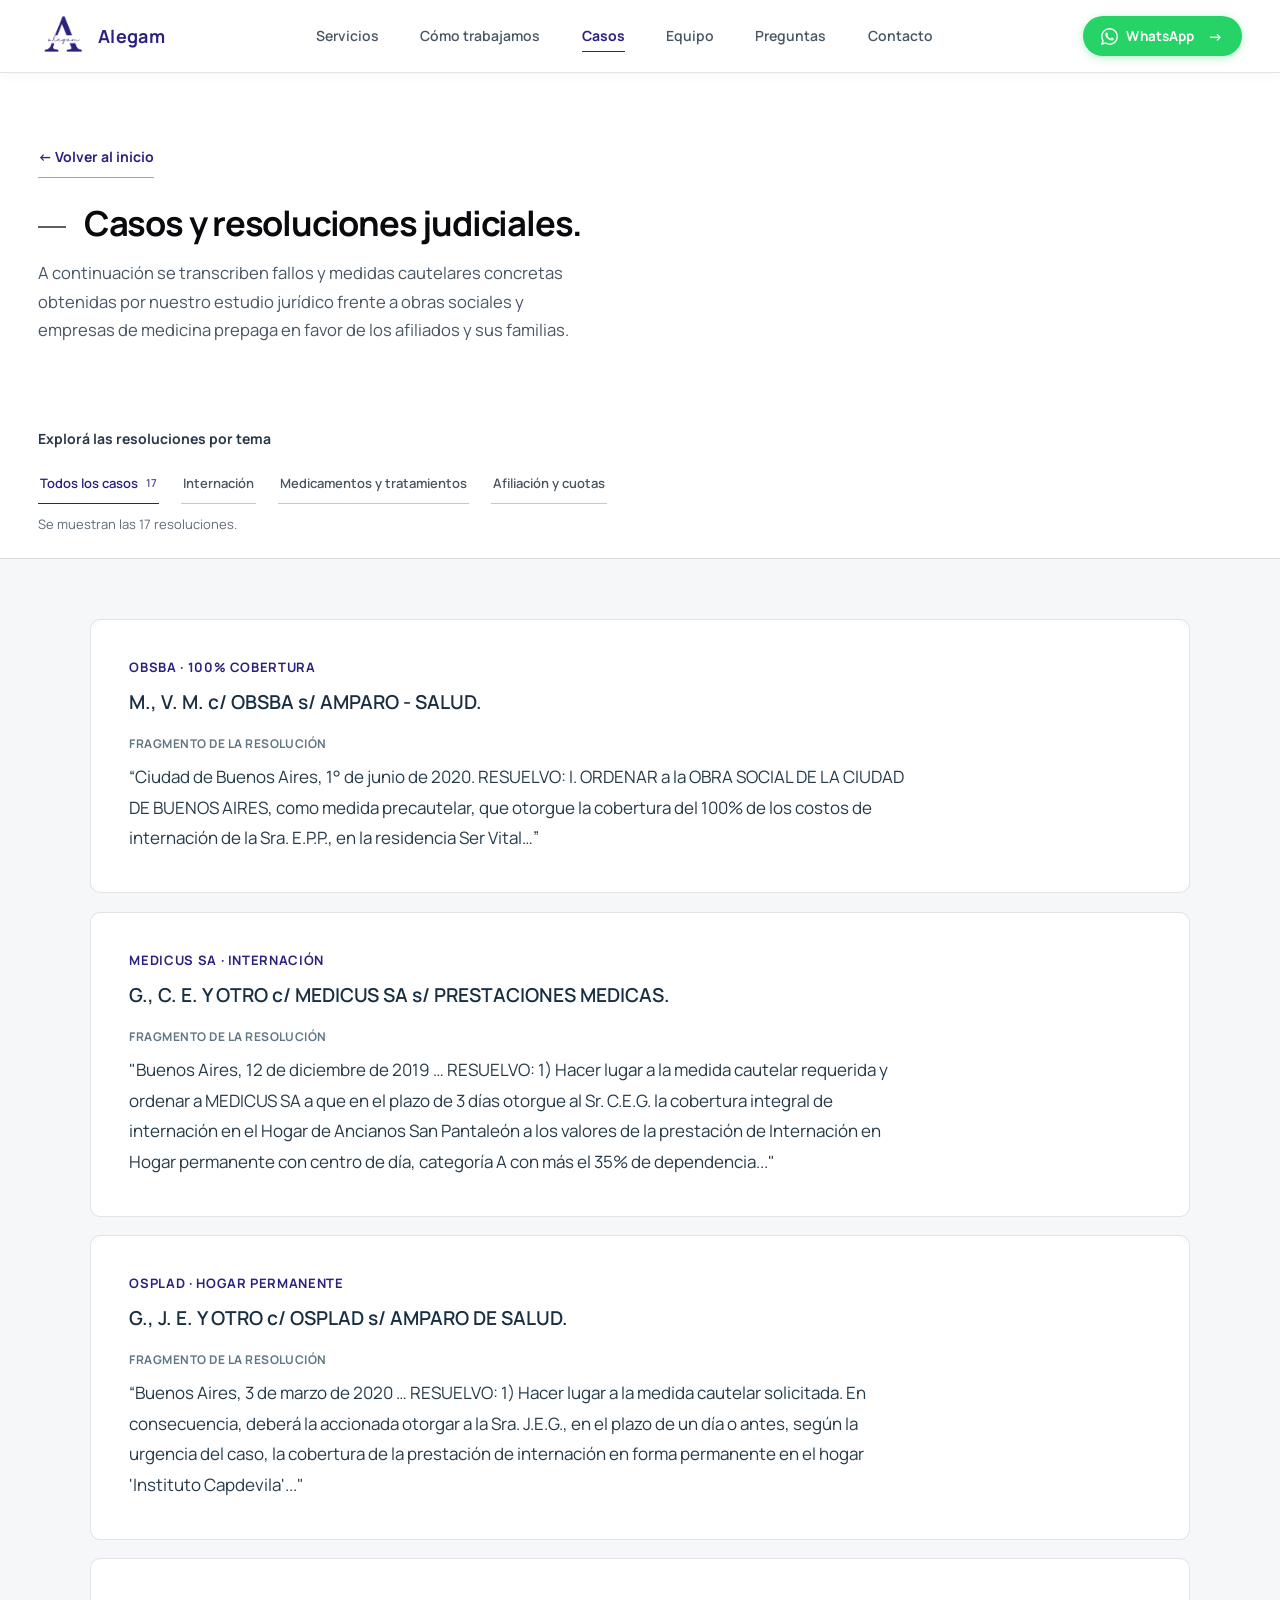
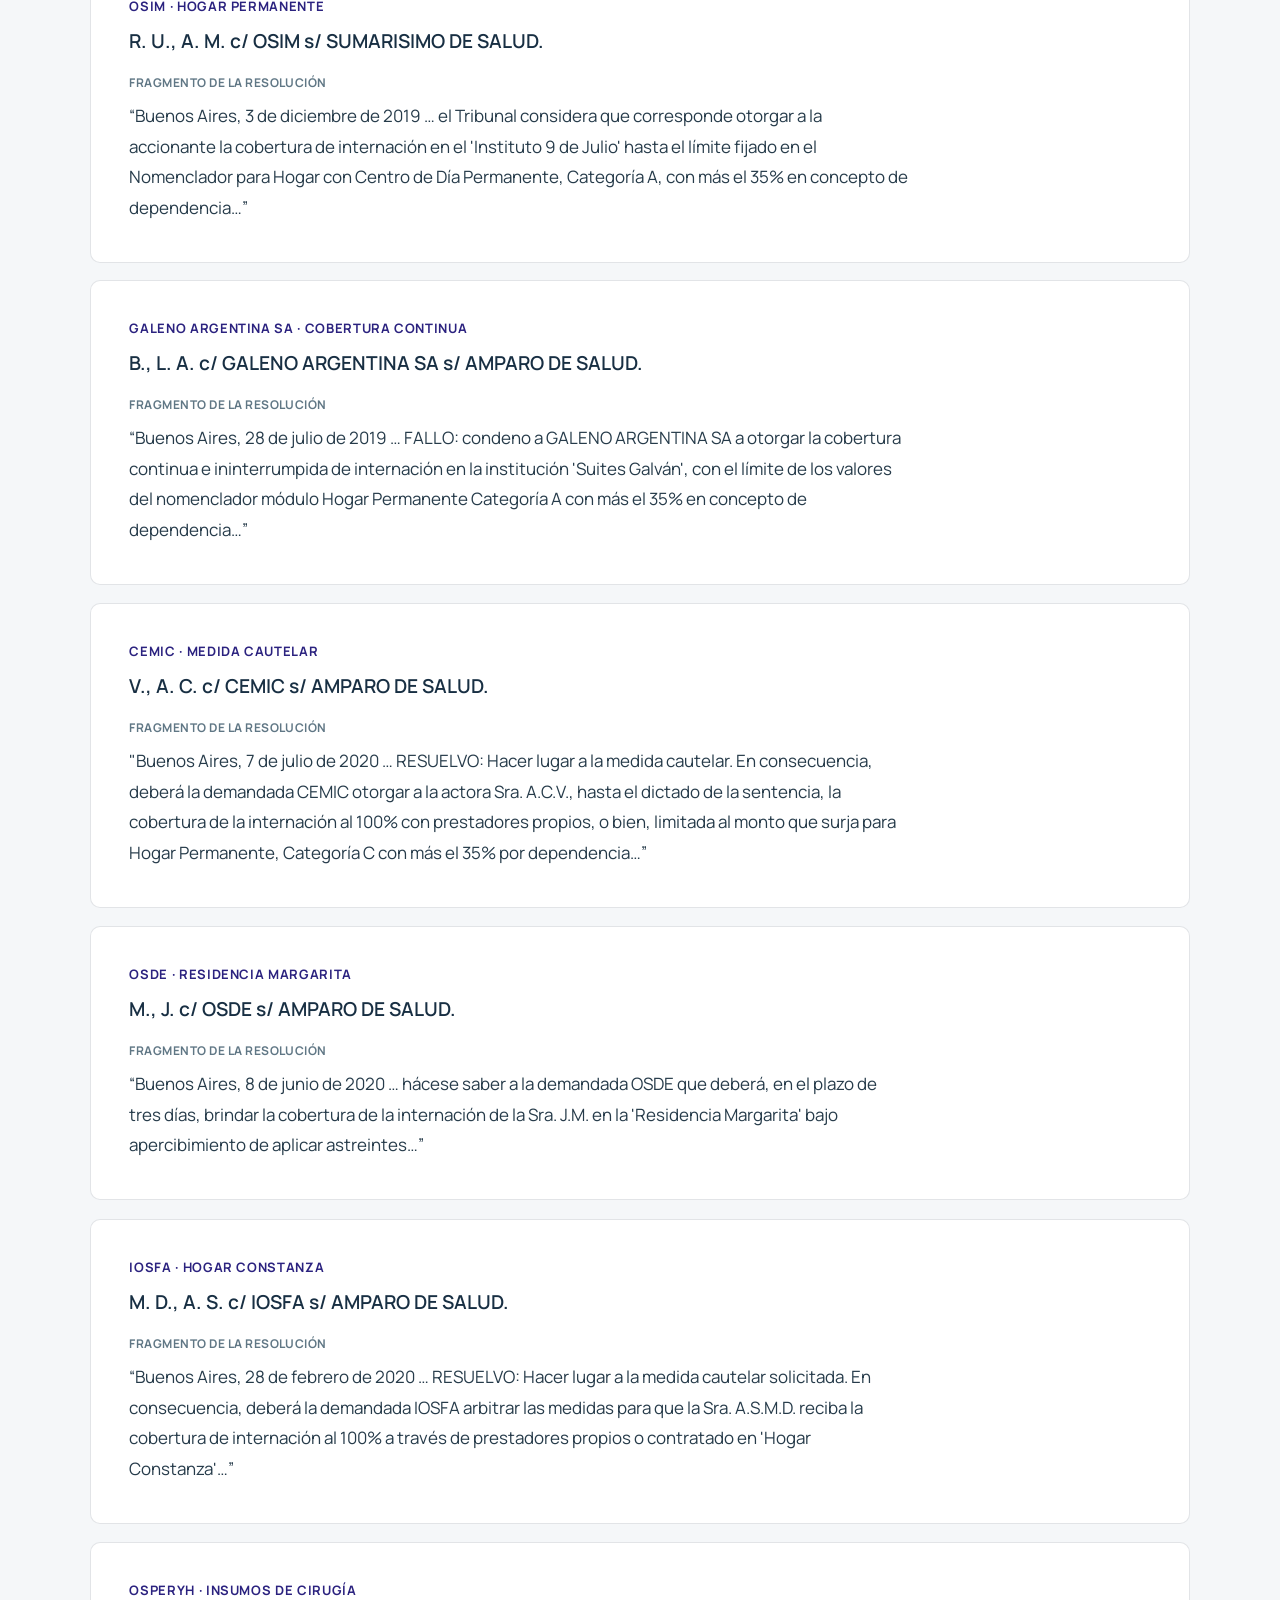
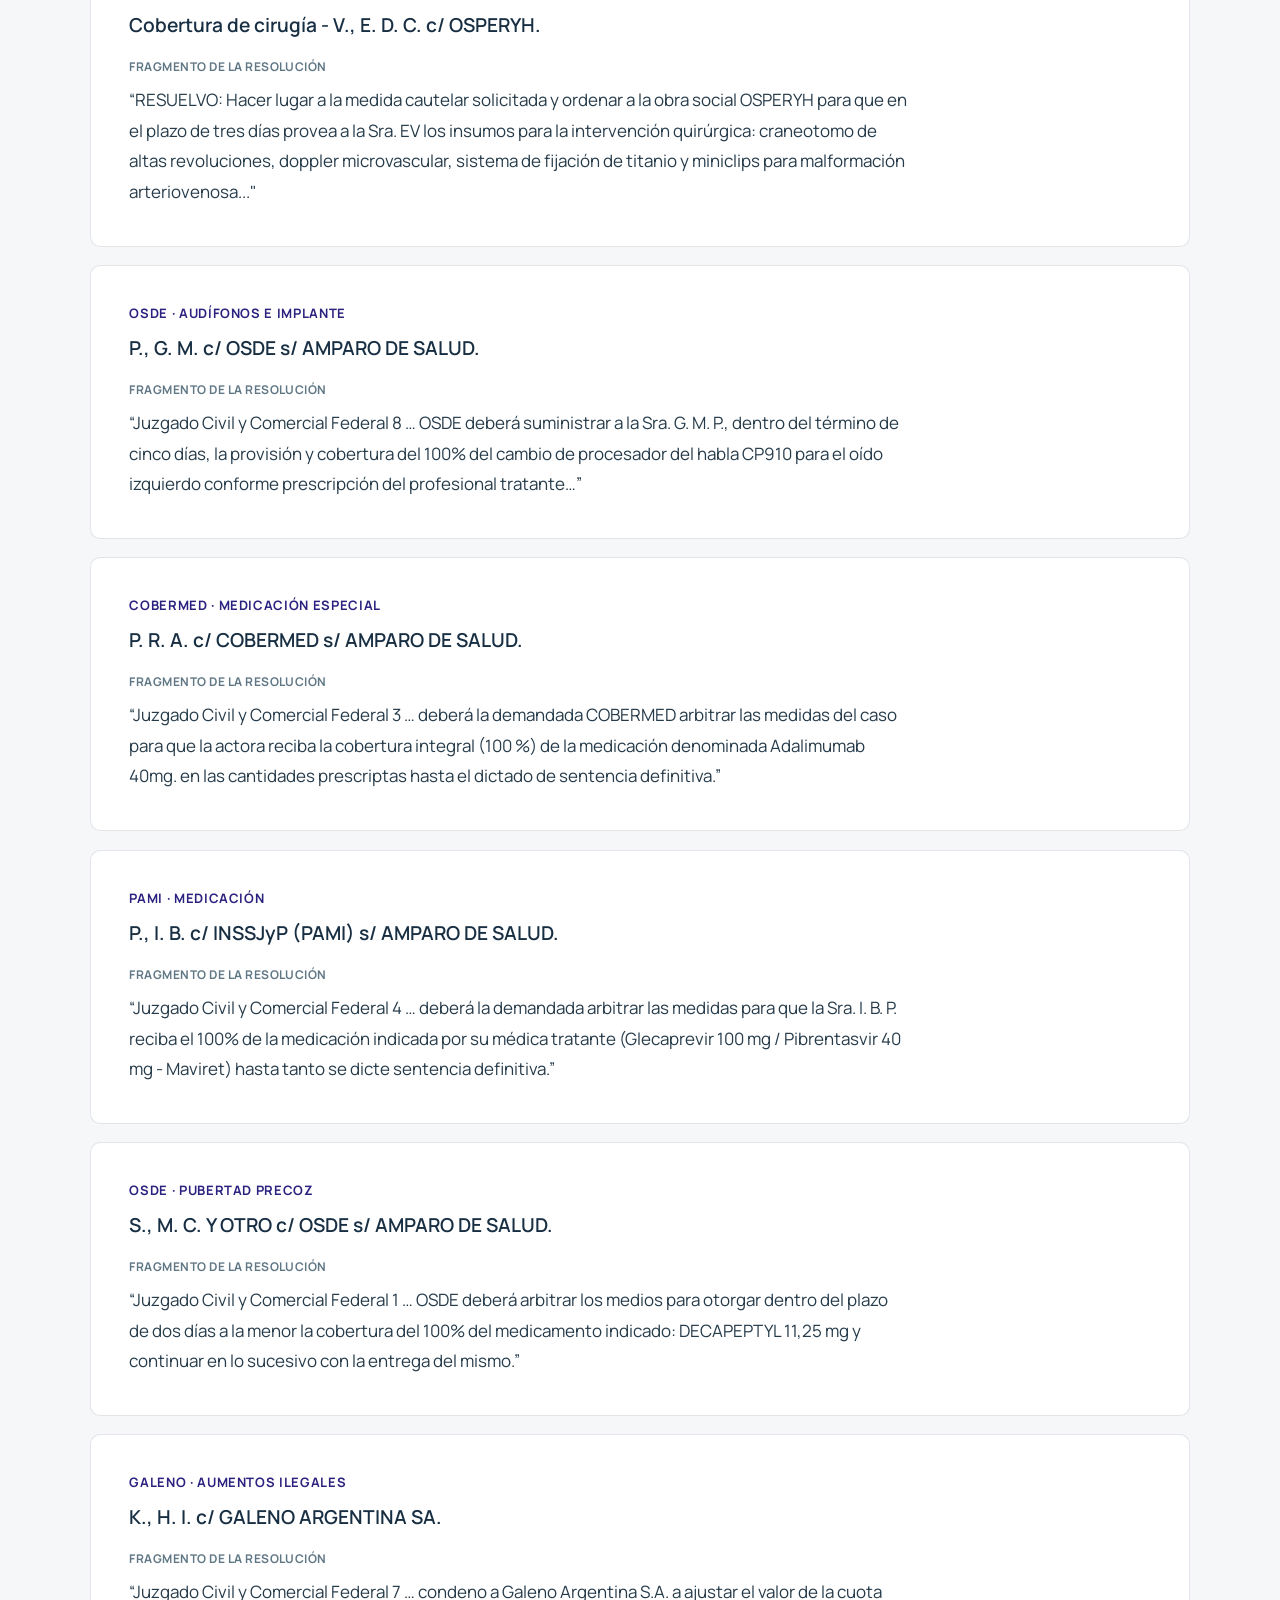
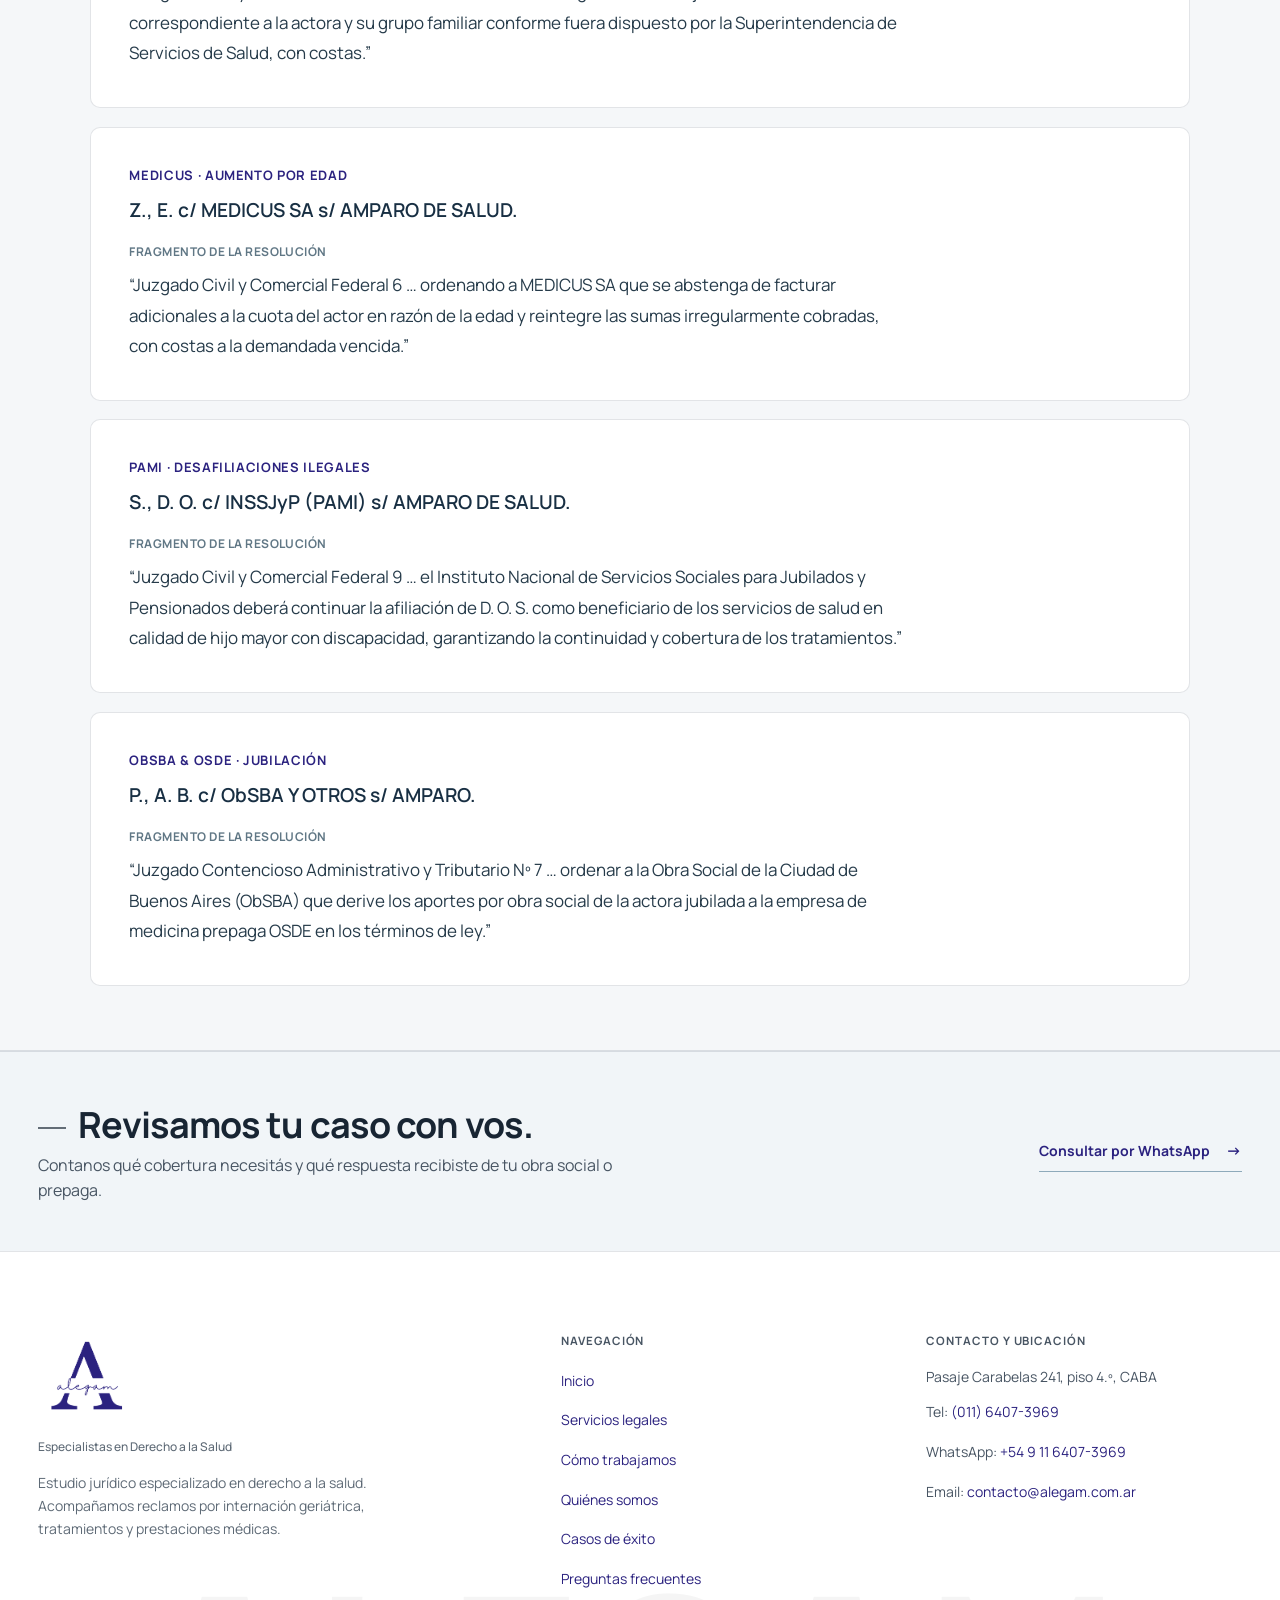
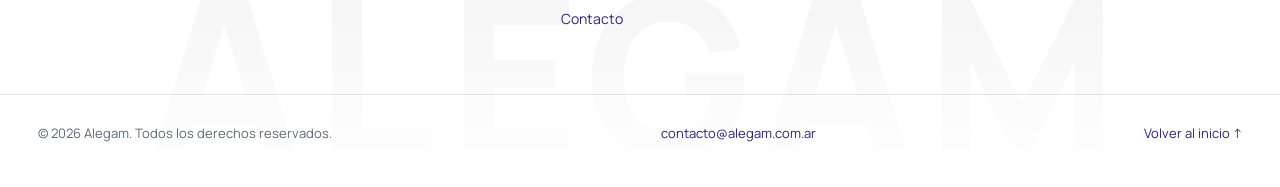
<file: logros-casos-exito.html>
<!DOCTYPE html>
<html lang="es">
<head>
  <meta charset="utf-8" />
  <meta name="viewport" content="width=device-width, initial-scale=1, minimum-scale=1.0, shrink-to-fit=no" />
  <meta http-equiv="X-UA-Compatible" content="IE=edge" />
  <meta name="referrer" content="strict-origin-when-cross-origin" />

  <title>Casos y resoluciones judiciales | Alegam</title>
  <meta name="description" content="Sentencias y resoluciones judiciales favorables obtenidas por Alegam en amparos de salud, internación geriátrica y medicamentos de alta complejidad." />
  <meta name="author" content="Alegam Estudio Jurídico" />

  <!-- Favicon -->
  <link rel="icon" type="image/x-icon" href="favicon.ico" />
  <link rel="icon" type="image/png" sizes="32x32" href="img/alegam/favicon-32x32.png" />
  <link rel="icon" type="image/png" sizes="64x64" href="img/alegam/favicon.png" />
  <link rel="apple-touch-icon" sizes="180x180" href="img/alegam/apple-touch-icon.png" />

  <!-- Tipografía Manrope (Google Fonts) con display=swap -->
  <link rel="preconnect" href="https://fonts.googleapis.com" />
  <link rel="preconnect" href="https://fonts.gstatic.com" crossorigin />
  <link href="https://fonts.googleapis.com/css2?family=Manrope:wght@400;500;600;700;800&amp;display=swap" rel="stylesheet" />

  <!-- Estilos Inspirados en Dropshot (White Edition) -->
  <link rel="stylesheet" href="assets/css/dropshot-theme.css" />
  <link rel="stylesheet" href="assets/css/ux-refresh.css" />
  <style>
    /* Estilos complementarios específicos para la grilla de fallos judiciales */
    .ds-case-post {
      background: #ffffff;
      border: 1px solid var(--ds-border);
      border-radius: var(--ds-radius-lg);
      padding: 30px;
      display: flex;
      flex-direction: column;
      box-shadow: var(--ds-shadow-sm);
      transition: transform 0.2s ease, border-color 0.2s ease, box-shadow 0.2s ease;
      height: 100%;
    }
    .ds-case-post:hover {
      transform: translateY(-2px);
      border-color: var(--ds-border-hover);
      box-shadow: var(--ds-shadow-hover);
    }
    .ds-case-tag {
      display: inline-flex;
      align-items: center;
      gap: 6px;
      font-family: var(--ds-sans);
      font-size: 11px;
      font-weight: 700;
      letter-spacing: 0.05em;
      color: var(--ds-text);
      background: #f1f3f7;
      padding: 4px 12px;
      border-radius: var(--ds-radius-pill);
      margin-bottom: 14px;
      width: fit-content;
      text-transform: uppercase;
      border: 1px solid var(--ds-border);
    }
    .ds-case-title {
      font-family: var(--ds-sans);
      font-size: 18px;
      font-weight: 600;
      line-height: 1.35;
      color: var(--ds-text);
      margin-bottom: 14px;
    }
    .ds-case-body {
      font-family: var(--ds-sans);
      font-size: 14px;
      color: var(--ds-text-sec);
      line-height: 1.6;
      font-style: italic;
      border-left: 2px solid var(--ds-accent);
      padding-left: 14px;
      margin-top: auto;
    }
  </style>
  <link rel="stylesheet" href="assets/css/cases-redesign.css" />
</head>
<body>
  <!-- Salto accesible -->
  <a class="skip-link" href="#contenido-principal">Saltar al contenido principal</a>

  <!-- Header Fijo con Glass Blur -->
  <header class="ds-header" id="navbar">
    <div class="ds-container ds-header-inner">
      <a class="ds-brand" href="index.html#inicio" aria-label="Alegam - Volver al inicio">
        <img class="ds-brand-logo" src="img/alegam/logo_alegam_transparente.png" alt="Logotipo de Alegam Estudio Jurídico" width="140" height="52" />
        <span class="ds-header-wordmark">Alegam</span>
      </a>

      <nav class="ds-nav-center" aria-label="Navegaci&#243;n principal">
        <a class="ds-nav-link" href="index.html#servicios">Servicios</a>
        <a class="ds-nav-link" href="index.html#proceso">C&#243;mo trabajamos</a>
        <a class="ds-nav-link" href="#contenido-principal" aria-current="page">Casos</a>
        <a class="ds-nav-link" href="index.html#estudio">Equipo</a>
        <a class="ds-nav-link" href="index.html#preguntas">Preguntas</a>
        <a class="ds-nav-link" href="index.html#contacto">Contacto</a>
      </nav>

      <div class="ds-header-actions">
        <a class="ds-btn ds-btn-sm ds-btn-primary" href="https://api.whatsapp.com/send?phone=5491164073969&amp;text=Hola!%20Estuve%20viendo%20los%20casos%20de%20%C3%A9xito%20y%20quisiera%20hacer%20una%20consulta.%20Gracias." target="_blank" rel="noopener noreferrer">
          <svg width="15" height="15" viewBox="0 0 24 24" fill="currentColor" aria-hidden="true"><path d="M.057 24l1.687-6.163c-1.041-1.804-1.588-3.849-1.587-5.946.003-6.556 5.338-11.891 11.893-11.891 3.181.001 6.167 1.24 8.413 3.488 2.245 2.248 3.481 5.236 3.48 8.414-.003 6.557-5.338 11.892-11.893 11.892-1.99-.001-3.951-.5-5.688-1.448l-6.305 1.654zm6.597-3.807c1.676.995 3.276 1.591 5.392 1.592 5.448 0 9.886-4.434 9.889-9.885.002-5.462-4.415-9.89-9.881-9.892-5.452 0-9.887 4.434-9.889 9.884-.001 2.225.651 3.891 1.746 5.634l-.999 3.648 3.742-.981zm11.387-5.464c-.074-.124-.272-.198-.57-.347-.297-.149-1.758-.868-2.031-.967-.272-.099-.47-.149-.669.149-.198.297-.768.967-.941 1.165-.173.198-.347.223-.644.074-.297-.149-1.255-.462-2.39-1.475-.883-.788-1.48-1.761-1.653-2.059-.173-.297-.018-.458.13-.606.134-.133.297-.347.446-.521.151-.172.2-.296.3-.495.099-.198.05-.372-.025-.521-.075-.148-.669-1.611-.916-2.206-.242-.579-.487-.501-.669-.51l-.57-.01c-.198 0-.52.074-.792.372s-1.04 1.016-1.04 2.479 1.065 2.876 1.213 3.074c.149.198 2.095 3.2 5.076 4.487.709.306 1.263.489 1.694.626.712.226 1.36.194 1.872.118.571-.085 1.758-.719 2.006-1.413.248-.695.248-1.29.173-1.414z"/></svg>
          <span>WhatsApp</span>
        </a>
        <button class="ds-menu-toggle" type="button" aria-expanded="false" aria-controls="mobile-drawer" aria-label="Abrir menú de navegación">
          <div class="ds-menu-icon">
            <span></span>
            <span></span>
          </div>
        </button>
      </div>
    </div>
  </header>

  <!-- Mobile Drawer -->
  <div class="ds-mobile-drawer-backdrop" aria-hidden="true"></div>
  <aside id="mobile-drawer" class="ds-mobile-drawer" aria-label="Menú móvil" aria-hidden="true" inert>
    <div class="ds-mobile-drawer-header">
      <div class="ds-brand">
        <img class="ds-brand-logo" src="img/alegam/logo_alegam_transparente.png" alt="Alegam" width="110" height="40" />
        <span class="ds-header-wordmark">Alegam</span>
      </div>
      <button class="ds-mobile-drawer-close" type="button" aria-label="Cerrar menú">&times;</button>
    </div>
    <nav class="ds-mobile-nav-links">
      <a href="index.html#servicios">Servicios</a><a href="index.html#proceso">C&#243;mo trabajamos</a><a href="#contenido-principal" aria-current="page">Casos</a><a href="index.html#estudio">Equipo</a><a href="index.html#preguntas">Preguntas frecuentes</a><a href="index.html#contacto">Contacto</a>
    </nav>

    <div class="ds-mobile-drawer-footer">
      <div class="ds-mobile-card-contact">
        <strong>Atención Inmediata</strong>
        <p>Llamanos al <a href="tel:+541164073969" style="font-weight: 600; color: var(--ds-accent);">(011) 6407-3969</a></p>
        <p>Pasaje Carabelas 241, piso 4.&ordm;, CABA</p>
      </div>
      <a class="ds-btn ds-btn-whatsapp" href="https://api.whatsapp.com/send?phone=5491164073969&amp;text=Hola!%20Estuve%20viendo%20los%20casos%20de%20%C3%A9xito%20y%20quisiera%20hacer%20una%20consulta.%20Gracias." target="_blank" rel="noopener noreferrer">
        <svg width="20" height="20" viewBox="0 0 24 24" fill="currentColor" aria-hidden="true"><path d="M.057 24l1.687-6.163c-1.041-1.804-1.588-3.849-1.587-5.946.003-6.556 5.338-11.891 11.893-11.891 3.181.001 6.167 1.24 8.413 3.488 2.245 2.248 3.481 5.236 3.48 8.414-.003 6.557-5.338 11.892-11.893 11.892-1.99-.001-3.951-.5-5.688-1.448l-6.305 1.654zm6.597-3.807c1.676.995 3.276 1.591 5.392 1.592 5.448 0 9.886-4.434 9.889-9.885.002-5.462-4.415-9.89-9.881-9.892-5.452 0-9.887 4.434-9.889 9.884-.001 2.225.651 3.891 1.746 5.634l-.999 3.648 3.742-.981zm11.387-5.464c-.074-.124-.272-.198-.57-.347-.297-.149-1.758-.868-2.031-.967-.272-.099-.47-.149-.669.149-.198.297-.768.967-.941 1.165-.173.198-.347.223-.644.074-.297-.149-1.255-.462-2.39-1.475-.883-.788-1.48-1.761-1.653-2.059-.173-.297-.018-.458.13-.606.134-.133.297-.347.446-.521.151-.172.2-.296.3-.495.099-.198.05-.372-.025-.521-.075-.148-.669-1.611-.916-2.206-.242-.579-.487-.501-.669-.51l-.57-.01c-.198 0-.52.074-.792.372s-1.04 1.016-1.04 2.479 1.065 2.876 1.213 3.074c.149.198 2.095 3.2 5.076 4.487.709.306 1.263.489 1.694.626.712.226 1.36.194 1.872.118.571-.085 1.758-.719 2.006-1.413.248-.695.248-1.29.173-1.414z"/></svg>
        <span>Escribir por WhatsApp</span>
      </a>
    </div>
  </aside>

  <!-- Contenido -->
  <main id="contenido-principal">
    <section class="ds-hero" style="padding-bottom: 40px;">
      <div class="ds-container">
        <div class="ds-reveal" style="max-width: 860px;">
          <a class="ds-btn ds-btn-sm ds-btn-outline" href="index.html#inicio" style="margin-bottom: 24px; display: inline-flex; align-items: center; gap: 8px;">
            &larr; Volver al inicio
          </a>
          <h1 class="ds-title">
            Casos y resoluciones judiciales.
          </h1>
          <p class="ds-lead" style="max-width: 740px;">
            A continuación se transcriben fallos y medidas cautelares concretas obtenidas por nuestro estudio jurídico frente a obras sociales y empresas de medicina prepaga en favor de los afiliados y sus familias.
          </p>
        </div>
      </div>
    </section>

    <section class="ds-section ds-case-tools" aria-label="Explorar resoluciones por tema">
      <div class="ds-container">
        <p class="ds-case-tools-label">Explor&#225; las resoluciones por tema</p>
        <div class="ds-case-filters" role="group" aria-label="Filtrar casos por tema">
          <button class="ds-case-filter is-active" type="button" data-filter="all" aria-pressed="true">Todos los casos <span>17</span></button>
          <button class="ds-case-filter" type="button" data-filter="internacion" aria-pressed="false">Internaci&#243;n</button>
          <button class="ds-case-filter" type="button" data-filter="medicacion" aria-pressed="false">Medicamentos y tratamientos</button>
          <button class="ds-case-filter" type="button" data-filter="afiliacion" aria-pressed="false">Afiliaci&#243;n y cuotas</button>
        </div>
        <p class="ds-case-filter-status" aria-live="polite">Se muestran las 17 resoluciones.</p>
      </div>
    </section>

    <!-- Grilla de Fallos Judiciales -->
    <section class="ds-section ds-section-alt" style="padding-top: 60px;">
      <div class="ds-container">
        <div class="ds-case-grid">

          <!-- Caso 1 -->
          <article class="ds-case-post ds-reveal" data-category="internacion" id="caso-internacion">
            <span class="ds-case-tag">ObSBA · 100% Cobertura</span>
            <h2 class="ds-case-title" title="M., V. M. c/ OBSBA s/ AMPARO - SALUD">M., V. M. c/ OBSBA s/ AMPARO - SALUD.</h2>
            <div class="ds-case-body">
              “Ciudad de Buenos Aires, 1° de junio de 2020. RESUELVO: I. ORDENAR a la OBRA SOCIAL DE LA CIUDAD DE BUENOS AIRES, como medida precautelar, que otorgue la cobertura del 100% de los costos de internación de la Sra. E.P.P., en la residencia Ser Vital…”
            </div>
          </article>

          <!-- Caso 2 -->
          <article class="ds-case-post ds-reveal" data-category="internacion">
            <span class="ds-case-tag">Medicus SA · Internación</span>
            <h2 class="ds-case-title" title="G., C. E. Y OTRO c/ MEDICUS SA s/ PRESTACIONES MEDICAS">G., C. E. Y OTRO c/ MEDICUS SA s/ PRESTACIONES MEDICAS.</h2>
            <div class="ds-case-body">
              "Buenos Aires, 12 de diciembre de 2019 … RESUELVO: 1) Hacer lugar a la medida cautelar requerida y ordenar a MEDICUS SA a que en el plazo de 3 días otorgue al Sr. C.E.G. la cobertura integral de internación en el Hogar de Ancianos San Pantaleón a los valores de la prestación de Internación en Hogar permanente con centro de día, categoría A con más el 35% de dependencia..."
            </div>
          </article>

          <!-- Caso 3 -->
          <article class="ds-case-post ds-reveal" data-category="internacion">
            <span class="ds-case-tag">OSPLAD · Hogar Permanente</span>
            <h2 class="ds-case-title" title="G., J. E. Y OTRO c/ OSPLAD s/ AMPARO DE SALUD">G., J. E. Y OTRO c/ OSPLAD s/ AMPARO DE SALUD.</h2>
            <div class="ds-case-body">
              “Buenos Aires, 3 de marzo de 2020 … RESUELVO: 1) Hacer lugar a la medida cautelar solicitada. En consecuencia, deberá la accionada otorgar a la Sra. J.E.G., en el plazo de un día o antes, según la urgencia del caso, la cobertura de la prestación de internación en forma permanente en el hogar 'Instituto Capdevila'..."
            </div>
          </article>

          <!-- Caso 4 -->
          <article class="ds-case-post ds-reveal" data-category="internacion">
            <span class="ds-case-tag">OSIM · Hogar Permanente</span>
            <h2 class="ds-case-title" title="R. U., A. M. c/ OSIM s/ SUMARISIMO DE SALUD">R. U., A. M. c/ OSIM s/ SUMARISIMO DE SALUD.</h2>
            <div class="ds-case-body">
              “Buenos Aires, 3 de diciembre de 2019 … el Tribunal considera que corresponde otorgar a la accionante la cobertura de internación en el 'Instituto 9 de Julio' hasta el límite fijado en el Nomenclador para Hogar con Centro de Día Permanente, Categoría A, con más el 35% en concepto de dependencia…”
            </div>
          </article>

          <!-- Caso 5 -->
          <article class="ds-case-post ds-reveal" data-category="internacion">
            <span class="ds-case-tag">Galeno Argentina SA · Cobertura Continua</span>
            <h2 class="ds-case-title" title="B., L. A. c/ GALENO ARGENTINA SA s/ AMPARO DE SALUD">B., L. A. c/ GALENO ARGENTINA SA s/ AMPARO DE SALUD.</h2>
            <div class="ds-case-body">
              “Buenos Aires, 28 de julio de 2019 … FALLO: condeno a GALENO ARGENTINA SA a otorgar la cobertura continua e ininterrumpida de internación en la institución 'Suites Galván', con el límite de los valores del nomenclador módulo Hogar Permanente Categoría A con más el 35% en concepto de dependencia…”
            </div>
          </article>

          <!-- Caso 6 -->
          <article class="ds-case-post ds-reveal" data-category="internacion">
            <span class="ds-case-tag">CEMIC · Medida Cautelar</span>
            <h2 class="ds-case-title" title="V., A. C. c/ CEMIC s/ AMPARO DE SALUD">V., A. C. c/ CEMIC s/ AMPARO DE SALUD.</h2>
            <div class="ds-case-body">
              "Buenos Aires, 7 de julio de 2020 … RESUELVO: Hacer lugar a la medida cautelar. En consecuencia, deberá la demandada CEMIC otorgar a la actora Sra. A.C.V., hasta el dictado de la sentencia, la cobertura de la internación al 100% con prestadores propios, o bien, limitada al monto que surja para Hogar Permanente, Categoría C con más el 35% por dependencia…”
            </div>
          </article>

          <!-- Caso 7 -->
          <article class="ds-case-post ds-reveal" data-category="internacion">
            <span class="ds-case-tag">OSDE · Residencia Margarita</span>
            <h2 class="ds-case-title" title="M., J. c/ OSDE s/ AMPARO DE SALUD">M., J. c/ OSDE s/ AMPARO DE SALUD.</h2>
            <div class="ds-case-body">
              “Buenos Aires, 8 de junio de 2020 … hácese saber a la demandada OSDE que deberá, en el plazo de tres días, brindar la cobertura de la internación de la Sra. J.M. en la 'Residencia Margarita' bajo apercibimiento de aplicar astreintes…”
            </div>
          </article>

          <!-- Caso 8 -->
          <article class="ds-case-post ds-reveal" data-category="internacion">
            <span class="ds-case-tag">IOSFA · Hogar Constanza</span>
            <h2 class="ds-case-title" title="M. D., A. S. c/ IOSFA s/ AMPARO DE SALUD">M. D., A. S. c/ IOSFA s/ AMPARO DE SALUD.</h2>
            <div class="ds-case-body">
              “Buenos Aires, 28 de febrero de 2020 … RESUELVO: Hacer lugar a la medida cautelar solicitada. En consecuencia, deberá la demandada IOSFA arbitrar las medidas para que la Sra. A.S.M.D. reciba la cobertura de internación al 100% a través de prestadores propios o contratado en 'Hogar Constanza'…”
            </div>
          </article>

          <!-- Caso 9 -->
          <article class="ds-case-post ds-reveal" data-category="medicacion">
            <span class="ds-case-tag">OSPERYH · Insumos de Cirugía</span>
            <h2 class="ds-case-title" title="Cobertura de cirugía - V., E. D. C. c/ OSPERYH">Cobertura de cirugía - V., E. D. C. c/ OSPERYH.</h2>
            <div class="ds-case-body">
              “RESUELVO: Hacer lugar a la medida cautelar solicitada y ordenar a la obra social OSPERYH para que en el plazo de tres días provea a la Sra. EV los insumos para la intervención quirúrgica: craneotomo de altas revoluciones, doppler microvascular, sistema de fijación de titanio y miniclips para malformación arteriovenosa..."
            </div>
          </article>

          <!-- Caso 10 -->
          <article class="ds-case-post ds-reveal" data-category="medicacion">
            <span class="ds-case-tag">OSDE · Audífonos e Implante</span>
            <h2 class="ds-case-title" title="P., G. M. c/ OSDE s/ AMPARO DE SALUD">P., G. M. c/ OSDE s/ AMPARO DE SALUD.</h2>
            <div class="ds-case-body">
              “Juzgado Civil y Comercial Federal 8 … OSDE deberá suministrar a la Sra. G. M. P., dentro del término de cinco días, la provisión y cobertura del 100% del cambio de procesador del habla CP910 para el oído izquierdo conforme prescripción del profesional tratante…”
            </div>
          </article>

          <!-- Caso 11 -->
          <article class="ds-case-post ds-reveal" data-category="medicacion" id="caso-medicacion">
            <span class="ds-case-tag">Cobermed · Medicación Especial</span>
            <h2 class="ds-case-title" title="P. R. A. c/ COBERMED s/ AMPARO DE SALUD">P. R. A. c/ COBERMED s/ AMPARO DE SALUD.</h2>
            <div class="ds-case-body">
              “Juzgado Civil y Comercial Federal 3 … deberá la demandada COBERMED arbitrar las medidas del caso para que la actora reciba la cobertura integral (100 %) de la medicación denominada Adalimumab 40mg. en las cantidades prescriptas hasta el dictado de sentencia definitiva.”
            </div>
          </article>

          <!-- Caso 12 -->
          <article class="ds-case-post ds-reveal" data-category="medicacion">
            <span class="ds-case-tag">PAMI · Medicación</span>
            <h2 class="ds-case-title" title="P., I. B. c/ INSSJyP (PAMI) s/ AMPARO DE SALUD">P., I. B. c/ INSSJyP (PAMI) s/ AMPARO DE SALUD.</h2>
            <div class="ds-case-body">
              “Juzgado Civil y Comercial Federal 4 … deberá la demandada arbitrar las medidas para que la Sra. I. B. P. reciba el 100% de la medicación indicada por su médica tratante (Glecaprevir 100 mg / Pibrentasvir 40 mg - Maviret) hasta tanto se dicte sentencia definitiva.”
            </div>
          </article>

          <!-- Caso 13 -->
          <article class="ds-case-post ds-reveal" data-category="medicacion">
            <span class="ds-case-tag">OSDE · Pubertad Precoz</span>
            <h2 class="ds-case-title" title="S., M. C. Y OTRO c/ OSDE s/ AMPARO DE SALUD">S., M. C. Y OTRO c/ OSDE s/ AMPARO DE SALUD.</h2>
            <div class="ds-case-body">
              “Juzgado Civil y Comercial Federal 1 … OSDE deberá arbitrar los medios para otorgar dentro del plazo de dos días a la menor la cobertura del 100% del medicamento indicado: DECAPEPTYL 11,25 mg y continuar en lo sucesivo con la entrega del mismo.”
            </div>
          </article>

          <!-- Caso 14 -->
          <article class="ds-case-post ds-reveal" data-category="afiliacion" id="caso-cuotas">
            <span class="ds-case-tag">Galeno · Aumentos Ilegales</span>
            <h2 class="ds-case-title" title="K., H. I. c/ GALENO ARGENTINA SA">K., H. I. c/ GALENO ARGENTINA SA.</h2>
            <div class="ds-case-body">
              “Juzgado Civil y Comercial Federal 7 … condeno a Galeno Argentina S.A. a ajustar el valor de la cuota correspondiente a la actora y su grupo familiar conforme fuera dispuesto por la Superintendencia de Servicios de Salud, con costas.”
            </div>
          </article>

          <!-- Caso 15 -->
          <article class="ds-case-post ds-reveal" data-category="afiliacion">
            <span class="ds-case-tag">Medicus · Aumento por Edad</span>
            <h2 class="ds-case-title" title="Z., E. c/ MEDICUS SA s/ AMPARO DE SALUD">Z., E. c/ MEDICUS SA s/ AMPARO DE SALUD.</h2>
            <div class="ds-case-body">
              “Juzgado Civil y Comercial Federal 6 … ordenando a MEDICUS SA que se abstenga de facturar adicionales a la cuota del actor en razón de la edad y reintegre las sumas irregularmente cobradas, con costas a la demandada vencida.”
            </div>
          </article>

          <!-- Caso 16 -->
          <article class="ds-case-post ds-reveal" data-category="afiliacion">
            <span class="ds-case-tag">PAMI · Desafiliaciones Ilegales</span>
            <h2 class="ds-case-title" title="S., D. O. c/ INSSJyP (PAMI) s/ AMPARO DE SALUD">S., D. O. c/ INSSJyP (PAMI) s/ AMPARO DE SALUD.</h2>
            <div class="ds-case-body">
              “Juzgado Civil y Comercial Federal 9 … el Instituto Nacional de Servicios Sociales para Jubilados y Pensionados deberá continuar la afiliación de D. O. S. como beneficiario de los servicios de salud en calidad de hijo mayor con discapacidad, garantizando la continuidad y cobertura de los tratamientos.”
            </div>
          </article>

          <!-- Caso 17 -->
          <article class="ds-case-post ds-reveal" data-category="afiliacion">
            <span class="ds-case-tag">ObSBA & OSDE · Jubilación</span>
            <h2 class="ds-case-title" title="P., A. B. c/ ObSBA Y OTROS s/ AMPARO">P., A. B. c/ ObSBA Y OTROS s/ AMPARO.</h2>
            <div class="ds-case-body">
              “Juzgado Contencioso Administrativo y Tributario Nº 7 … ordenar a la Obra Social de la Ciudad de Buenos Aires (ObSBA) que derive los aportes por obra social de la actora jubilada a la empresa de medicina prepaga OSDE en los términos de ley.”
            </div>
          </article>

        </div>
      </div>
    </section>

    <section class="ds-case-next-step">
      <div class="ds-container ds-case-next-step-inner">
        <div><p class="ds-eyebrow">&#191;Ten&#233;s una situaci&#243;n similar?</p><h2>Revisamos tu caso con vos.</h2><p>Contanos qu&#233; cobertura necesit&#225;s y qu&#233; respuesta recibiste de tu obra social o prepaga.</p></div>
        <a class="ds-btn ds-btn-primary" href="https://api.whatsapp.com/send?phone=5491164073969&amp;text=Hola%2C%20vi%20las%20resoluciones%20y%20quisiera%20consultar%20por%20mi%20caso." target="_blank" rel="noopener noreferrer">Consultar por WhatsApp</a>
      </div>
    </section>
  </main>

  <!-- Footer Dropshot -->
  <footer class="ds-footer">
    <div class="ds-footer-watermark" aria-hidden="true">
      <svg viewBox="0 0 1200 240" fill="none" xmlns="http://www.w3.org/2000/svg">
        <text x="50%" y="65%" dominant-baseline="middle" text-anchor="middle" font-family="'Manrope', sans-serif" font-weight="800" font-size="210" fill="#000000" letter-spacing="12">ALEGAM</text>
      </svg>
    </div>

    <div class="ds-container ds-footer-inner">
      <div class="ds-footer-col">
        <a class="ds-footer-logo" href="index.html#inicio" aria-label="Volver al inicio"><img src="img/alegam/logo_alegam_transparente.png" alt="Alegam" width="96" height="96" loading="lazy" /></a>
        <div class="ds-footer-brand-sub">Especialistas en Derecho a la Salud</div>
        <p class="ds-footer-desc">Estudio jur&#237;dico especializado en derecho a la salud. Acompa&#241;amos reclamos por internaci&#243;n geri&#225;trica, tratamientos y prestaciones m&#233;dicas.</p>
      </div>

      <div class="ds-footer-col">
        <h4>Navegación</h4>
        <ul class="ds-footer-links">
          <li><a href="index.html#inicio">Inicio</a></li>
          <li><a href="index.html#servicios">Servicios legales</a></li>
          <li><a href="index.html#proceso">Cómo trabajamos</a></li>
          <li><a href="index.html#estudio">Quiénes somos</a></li>
          <li><a href="logros-casos-exito.html">Casos de &#233;xito</a></li>
          <li><a href="index.html#preguntas">Preguntas frecuentes</a></li>
          <li><a href="index.html#contacto">Contacto</a></li>
        </ul>
      </div>

      <div class="ds-footer-col">
        <h4>Contacto y ubicaci&#243;n</h4>
        <ul class="ds-footer-contact-list">
          <li>Pasaje Carabelas 241, piso 4.&ordm;, CABA</li>
          <li>Tel: <a href="tel:+541164073969" style="color: var(--ds-accent);">(011) 6407-3969</a></li>
          <li>WhatsApp: <a href="https://api.whatsapp.com/send?phone=5491164073969" target="_blank" rel="noopener noreferrer" style="color: var(--ds-accent);">+54 9 11 6407-3969</a></li>
          <li>Email: <a href="mailto:contacto@alegam.com.ar">contacto@alegam.com.ar</a></li>
        </ul>
      </div>
    </div>

    <div class="ds-container ds-footer-bottom">
      <div>&copy; 2026 Alegam. Todos los derechos reservados.</div>
      <div><a href="mailto:contacto@alegam.com.ar">contacto@alegam.com.ar</a></div>
      <div><a href="index.html#inicio">Volver al inicio &uarr;</a></div>
    </div>
  </footer>

  <!-- Botón Flotante -->

  <!-- Script -->


  <script src="assets/js/alegam.js"></script>

  <script>
    (() => {
      const buttons = [...document.querySelectorAll('.ds-case-filter')];
      const cards = [...document.querySelectorAll('.ds-case-post')];
      const status = document.querySelector('.ds-case-filter-status');
      const categoryFor = (card) => card.dataset.category;
      buttons.forEach((button) => button.addEventListener('click', () => {
        const filter = button.dataset.filter;
        let visible = 0;
        buttons.forEach((item) => {
          const active = item === button;
          item.classList.toggle('is-active', active);
          item.setAttribute('aria-pressed', String(active));
        });
        cards.forEach((card) => {
          const show = filter === 'all' || categoryFor(card) === filter;
          card.hidden = !show;
          if (show) visible += 1;
        });
        status.textContent = filter === 'all' ? `Se muestran las ${visible} resoluciones.` : `Se muestran ${visible} resoluciones de este tema.`;
      }));
    })();
  </script>
</body>
</html>
</file>
<file: assets/css/dropshot-theme.css>
/* ==========================================================================
   ALEGAM - ESTUDIO JURÍDICO | DERECHO A LA SALUD
   Sistema de Diseño Inspirado en DROPSHOT (White Edition)
   Tipografía de Estudio: Manrope (Tipografía humanista y limpia)
   Directrices de UI/UX Pro Max: Cero emojis, iconos SVG vectoriales, textos justificados
   ========================================================================== */

@import url('https://fonts.googleapis.com/css2?family=Manrope:wght@400;500;600;700;800&display=swap');

:root {
  /* Tipografía única editorial y moderna: Manrope */
  --ds-sans: 'Manrope', -apple-system, BlinkMacSystemFont, "Segoe UI", sans-serif;
  --ds-mono: var(--ds-sans);

  /* Paleta cromática adaptada: Fondo blanco con negro y slate de alta precisión */
  --ds-bg: #ffffff;
  --ds-bg-subtle: #f8f9fa;
  --ds-bg-gradient: linear-gradient(180deg, #ffffff 0%, #fafbfc 60%, #f4f5f8 100%);
  --ds-surface: #ffffff;
  --ds-surface-elevated: #fbfbfd;
  --ds-panel: #f4f5f8;
  --ds-panel-glass: rgba(255, 255, 255, 0.88);

  /* Bordes ultra-finos (Hairline precision borders) */
  --ds-border: rgba(0, 0, 0, 0.08);
  --ds-border-light: rgba(0, 0, 0, 0.05);
  --ds-border-hover: rgba(0, 0, 0, 0.18);
  --ds-border-active: rgba(0, 102, 255, 0.4);

  /* Tipografía y jerarquía */
  --ds-text: #0a0a0e;          /* Negro azabache de alto contraste */
  --ds-text-bright: #000000;
  --ds-text-sec: #4b5563;       /* Gray 600 - Lectura óptima y suave */
  --ds-text-muted: #6b7280;     /* Gray 500 - Descripciones secundarias */
  --ds-text-faint: #9ca3af;     /* Gray 400 - Mitad atenuada de titulares dual-tone */
  --ds-text-ghost: #d1d5db;     /* Gray 300 - Separadores y detalles finos */

  /* Acento Dropshot: Azul zafiro eléctrico con resplandor controlado */
  --ds-accent: #0066FF;
  --ds-accent-rgb: 0, 102, 255;
  --ds-accent-hover: #0052cc;
  --ds-accent-glow: rgba(0, 102, 255, 0.22);
  --ds-accent-subtle: rgba(0, 102, 255, 0.06);

  /* Degradado cónico giratorio insignia de Dropshot */
  --ds-conic-glow: conic-gradient(from 0deg, transparent 0%, rgba(0, 102, 255, 0.85) 4%, rgba(147, 51, 234, 0.65) 8%, transparent 13%);

  /* Contenedores y radios exactos */
  --ds-max-width: 1320px;
  --ds-radius-sm: 6px;
  --ds-radius-md: 14px;
  --ds-radius-lg: 20px;
  --ds-radius-pill: 999px;

  /* Sombras Dropshot */
  --ds-shadow-sm: 0 1px 2px rgba(0, 0, 0, 0.04);
  --ds-shadow-card: 0 4px 20px rgba(0, 0, 0, 0.04);
  --ds-shadow-hover: 0 12px 36px rgba(0, 0, 0, 0.08);
  --ds-shadow-btn: 0 0 0 3px rgba(0, 102, 255, 0.15), 0 8px 24px rgba(0, 102, 255, 0.32), inset 0 1px 0 rgba(255, 255, 255, 0.3);
  --ds-shadow-btn-hover: 0 0 0 3px rgba(0, 102, 255, 0.25), 0 12px 32px rgba(0, 102, 255, 0.45), inset 0 1px 0 rgba(255, 255, 255, 0.4);
}

/* ==========================================================================
   Base & Resets
   ========================================================================== */
*, *::before, *::after {
  box-sizing: border-box;
  margin: 0;
  padding: 0;
}

html {
  font-family: var(--ds-sans);
  background-color: var(--ds-bg);
  color: var(--ds-text);
  font-size: 16px;
  line-height: 1.55;
  scroll-behavior: smooth;
  scroll-padding-top: 76px;
  -webkit-font-smoothing: antialiased;
  -moz-osx-font-smoothing: grayscale;
}

body {
  background-color: var(--ds-bg);
  color: var(--ds-text);
  min-height: 100vh;
  overflow-x: hidden;
  position: relative;
}

body.menu-open {
  overflow: hidden;
}

::selection {
  background-color: var(--ds-accent);
  color: #ffffff;
}

a {
  color: inherit;
  text-decoration: none;
}

img {
  max-width: 100%;
  height: auto;
  display: block;
}

button, input, textarea {
  font-family: inherit;
  font-size: inherit;
  color: inherit;
  outline: none;
}

/* ==========================================================================
   Regla Global de Justificación Tipográfica Cuidada (UX / Editorial)
   ========================================================================== */
p, 
.ds-lead, 
.ds-section-desc, 
.ds-process-desc, 
.ds-service-card p, 
.ds-service-list li, 
.ds-spin-desc, 
.ds-team-bio, 
.ds-quote-body, 
.ds-faq-answer p, 
.ds-footer-desc, 
.ds-commitment-text, 
.ds-case-body {
  text-align: justify;
  text-justify: inter-word;
  hyphens: auto;
  -webkit-hyphens: auto;
}

/* Contenedor Dropshot */
.ds-container {
  width: 100%;
  max-width: var(--ds-max-width);
  margin-left: auto;
  margin-right: auto;
  padding-left: 40px;
  padding-right: 40px;
}

@media (max-width: 768px) {
  .ds-container {
    padding-left: 20px;
    padding-right: 20px;
  }
}

/* Salto accesible */
.skip-link {
  position: absolute;
  top: -100px;
  left: 20px;
  background: var(--ds-accent);
  color: #fff;
  padding: 8px 16px;
  border-radius: var(--ds-radius-sm);
  z-index: 9999;
  font-family: var(--ds-sans);
  font-size: 12px;
  font-weight: 600;
  transition: top 0.2s ease;
}
.skip-link:focus {
  top: 15px;
}

/* ==========================================================================
   Header & Navegación (Dropshot Fixed Glass Navbar)
   ========================================================================== */
.ds-header {
  position: fixed;
  top: 0;
  left: 0;
  right: 0;
  z-index: 200;
  background: transparent;
  backdrop-filter: none;
  -webkit-backdrop-filter: none;
  border-bottom: 1px solid transparent;
  transition: background 0.3s ease, border-color 0.3s ease, backdrop-filter 0.3s ease;
}

.ds-header.is-scrolled {
  background: rgba(255, 255, 255, 0.88);
  backdrop-filter: blur(20px) saturate(1.4);
  -webkit-backdrop-filter: blur(20px) saturate(1.4);
  border-bottom: 1px solid var(--ds-border);
}

.ds-header-inner {
  display: grid;
  grid-template-columns: 1fr auto 1fr;
  align-items: center;
  height: 64px;
}

@media (max-width: 992px) {
  .ds-header-inner {
    grid-template-columns: 1fr auto;
  }
}

/* Marca / Logo (Conserva el logotipo original) */
.ds-brand {
  display: inline-flex;
  align-items: center;
  gap: 12px;
  text-decoration: none;
}

.ds-brand-logo {
  height: 38px;
  width: auto;
  max-width: 120px;
  object-fit: contain;
}

.ds-brand-text {
  display: flex;
  flex-direction: column;
}

.ds-brand-name {
  font-family: var(--ds-sans);
  font-size: 15px;
  font-weight: 700;
  letter-spacing: 0.08em;
  color: var(--ds-text);
  line-height: 1;
}

.ds-brand-subtitle {
  font-family: var(--ds-sans);
  font-size: 11px;
  font-weight: 500;
  color: var(--ds-text-muted);
  letter-spacing: 0.02em;
  margin-top: 3px;
}

/* Enlaces de Navegación Central (Estilo Dropshot) */
.ds-nav-center {
  display: flex;
  align-items: center;
  gap: 26px;
}

@media (max-width: 992px) {
  .ds-nav-center {
    display: none;
  }
}

.ds-nav-link {
  font-family: var(--ds-sans);
  font-size: 14px;
  font-weight: 500;
  color: var(--ds-text-sec);
  transition: color 0.15s ease;
  position: relative;
}

.ds-nav-link:hover {
  color: var(--ds-text);
}

.ds-nav-dot {
  width: 3px;
  height: 3px;
  border-radius: 50%;
  background-color: var(--ds-border-hover);
}

/* Acciones a la derecha */
.ds-header-actions {
  display: flex;
  justify-content: flex-end;
  align-items: center;
  gap: 16px;
}

/* Botón Primary Dropshot */
.ds-btn {
  font-family: var(--ds-sans);
  font-size: 14px;
  font-weight: 600;
  height: 42px;
  padding: 0 24px;
  border-radius: var(--ds-radius-pill);
  display: inline-flex;
  align-items: center;
  justify-content: center;
  gap: 8px;
  cursor: pointer;
  border: none;
  text-decoration: none;
  transition: filter 0.15s ease, box-shadow 0.15s ease, transform 0.15s ease, background 0.15s ease, border-color 0.15s ease;
  white-space: nowrap;
}

.ds-btn-sm {
  height: 38px;
  padding: 0 18px;
  font-size: 13px;
}

.ds-btn-primary {
  background: var(--ds-accent);
  color: #ffffff !important;
  box-shadow: var(--ds-shadow-btn);
}

.ds-btn-primary:hover {
  filter: brightness(1.1);
  transform: translateY(-1px);
  box-shadow: var(--ds-shadow-btn-hover);
}

.ds-btn-outline {
  background: rgba(0, 0, 0, 0.02);
  color: var(--ds-text) !important;
  border: 1px solid var(--ds-border);
}

.ds-btn-outline:hover {
  background: rgba(0, 0, 0, 0.05);
  border-color: var(--ds-border-hover);
  transform: translateY(-1px);
}

.ds-btn-whatsapp {
  background: #10b981;
  color: #ffffff !important;
  box-shadow: 0 0 0 3px rgba(16, 185, 129, 0.15), 0 8px 24px rgba(16, 185, 129, 0.32), inset 0 1px 0 rgba(255, 255, 255, 0.3);
}

.ds-btn-whatsapp:hover {
  filter: brightness(1.08);
  transform: translateY(-1px);
  box-shadow: 0 0 0 3px rgba(16, 185, 129, 0.25), 0 12px 30px rgba(16, 185, 129, 0.42);
}

/* Botón Toggle Menú Móvil */
.ds-menu-toggle {
  display: none;
  background: transparent;
  border: none;
  cursor: pointer;
  padding: 8px;
  color: var(--ds-text);
}

@media (max-width: 992px) {
  .ds-menu-toggle {
    display: flex;
    align-items: center;
    justify-content: center;
  }
}

.ds-menu-icon {
  width: 22px;
  height: 14px;
  position: relative;
  display: flex;
  flex-direction: column;
  justify-content: space-between;
}

.ds-menu-icon span {
  display: block;
  width: 100%;
  height: 2px;
  background-color: var(--ds-text);
  border-radius: 2px;
  transition: all 0.2s ease;
}

/* Mobile Drawer (Dropshot Style) */
.ds-mobile-drawer-backdrop {
  position: fixed;
  inset: 0;
  z-index: 210;
  background: rgba(10, 10, 14, 0.45);
  backdrop-filter: blur(10px);
  -webkit-backdrop-filter: blur(10px);
  opacity: 0;
  pointer-events: none;
  transition: opacity 0.3s ease;
}

.ds-mobile-drawer-backdrop.is-active {
  opacity: 1;
  pointer-events: auto;
}

.ds-mobile-drawer {
  position: fixed;
  inset: 0;
  z-index: 220;
  background: #ffffff;
  display: flex;
  flex-direction: column;
  padding: 30px 24px 40px;
  transform: translateY(-100%);
  transition: transform 0.35s cubic-bezier(0.16, 1, 0.3, 1);
  overflow-y: auto;
}

.ds-mobile-drawer.is-active {
  transform: translateY(0);
}

.ds-mobile-drawer-header {
  display: flex;
  justify-content: space-between;
  align-items: center;
  padding-bottom: 24px;
  border-bottom: 1px solid var(--ds-border);
}

.ds-mobile-drawer-close {
  background: rgba(0, 0, 0, 0.05);
  border: 1px solid var(--ds-border);
  border-radius: 50%;
  width: 36px;
  height: 36px;
  display: flex;
  align-items: center;
  justify-content: center;
  font-size: 20px;
  color: var(--ds-text);
  cursor: pointer;
}

.ds-mobile-nav-links {
  display: flex;
  flex-direction: column;
  margin-top: 24px;
  flex: 1;
}

.ds-mobile-nav-links a {
  font-family: var(--ds-sans);
  font-size: 22px;
  font-weight: 500;
  color: var(--ds-text);
  letter-spacing: -0.02em;
  padding: 14px 0;
  border-bottom: 1px solid var(--ds-border-light);
  text-decoration: none;
}

.ds-mobile-nav-links a:hover {
  color: var(--ds-accent);
}

.ds-mobile-drawer-footer {
  margin-top: 32px;
  display: flex;
  flex-direction: column;
  gap: 16px;
}

.ds-mobile-card-contact {
  background: var(--ds-bg-subtle);
  border: 1px solid var(--ds-border);
  border-radius: var(--ds-radius-md);
  padding: 16px;
  font-size: 13.5px;
  color: var(--ds-text-sec);
}

/* ==========================================================================
   Tipografía & Títulos Dropshot (Limpio, sin subtítulos en azul)
   ========================================================================== */
.ds-eyebrow,
.ds-quote-eyebrow {
  display: none !important;
}

.ds-title {
  font-family: var(--ds-sans);
  font-size: clamp(30px, 3.8vw, 44px);
  font-weight: 700;
  letter-spacing: -0.025em;
  line-height: 1.2;
  color: var(--ds-text);
  margin: 0 0 16px;
  text-wrap: balance;
}

.ds-title-sm {
  font-size: clamp(30px, 3.8vw, 44px);
  line-height: 1.2;
}

.ds-title .dimmed {
  color: inherit;
  font-weight: inherit;
}

.ds-lead {
  font-family: var(--ds-sans);
  font-size: clamp(15px, 1.3vw, 17px);
  font-weight: 400;
  color: var(--ds-text-sec);
  line-height: 1.7;
  max-width: 540px;
  margin: 0 0 28px;
}

/* Pill Badge de Anuncio */
.ds-pill-badge {
  display: inline-flex;
  align-items: center;
  gap: 10px;
  padding: 6px 14px;
  border-radius: var(--ds-radius-pill);
  background: rgba(0, 0, 0, 0.03);
  border: 1px solid var(--ds-border);
  backdrop-filter: blur(12px);
  -webkit-backdrop-filter: blur(12px);
  font-family: var(--ds-sans);
  font-size: 13px;
  font-weight: 500;
  color: var(--ds-text-sec);
  text-decoration: none;
  margin-bottom: 28px;
  transition: background 0.15s ease, border-color 0.15s ease, transform 0.15s ease;
}

.ds-pill-badge:hover {
  background: rgba(0, 0, 0, 0.06);
  border-color: var(--ds-border-hover);
  transform: translateY(-1px);
}

.ds-pill-badge .tag {
  font-family: var(--ds-sans);
  font-size: 11px;
  font-weight: 700;
  color: var(--ds-text);
  letter-spacing: 0.04em;
  margin-right: 4px;
}

.ds-pill-badge .arrow {
  color: var(--ds-text-muted);
  font-size: 14px;
  margin-left: 4px;
  transition: transform 0.15s ease;
}

.ds-pill-badge:hover .arrow {
  transform: translateX(2px);
}

/* ==========================================================================
   Hero Section
   ========================================================================== */
.ds-hero {
  padding-top: 150px;
  padding-bottom: 80px;
  position: relative;
  overflow: hidden;
}

@media (max-width: 768px) {
  .ds-hero {
    padding-top: 100px;
    padding-bottom: 50px;
  }
}

.ds-hero-grid {
  display: grid;
  grid-template-columns: 1.15fr 0.85fr;
  gap: 60px;
  align-items: center;
}

@media (max-width: 992px) {
  .ds-hero-grid {
    grid-template-columns: 1fr;
    gap: 40px;
  }
}

.ds-hero-actions {
  display: flex;
  flex-wrap: wrap;
  gap: 14px;
  align-items: center;
  margin-bottom: 22px;
}

.ds-hero-note {
  font-family: var(--ds-sans);
  font-size: 13px;
  color: var(--ds-text-muted);
  line-height: 1.5;
}

.ds-hero-note a {
  color: var(--ds-text);
  font-weight: 600;
  text-decoration: underline;
  text-underline-offset: 3px;
}

/* Hero Showcase Frame */
.ds-hero-showcase {
  position: relative;
  border-radius: var(--ds-radius-lg);
  padding: 3px;
  background: linear-gradient(135deg, rgba(0, 102, 255, 0.25) 0%, rgba(0, 0, 0, 0.06) 50%, rgba(147, 51, 234, 0.15) 100%);
  box-shadow: 0 20px 50px -15px rgba(0, 0, 0, 0.08);
}

.ds-hero-showcase-inner {
  position: relative;
  border-radius: calc(var(--ds-radius-lg) - 2px);
  background: #ffffff;
  overflow: hidden;
}

.ds-hero-showcase img {
  width: 100%;
  height: 440px;
  object-fit: cover;
  display: block;
  transition: transform 0.5s ease;
}

.ds-hero-showcase:hover img {
  transform: scale(1.02);
}

/* Floating Glass Badge sobre el Hero */
.ds-floating-glass-card {
  position: absolute;
  bottom: 20px;
  left: 20px;
  right: 20px;
  background: rgba(255, 255, 255, 0.94);
  backdrop-filter: blur(16px);
  -webkit-backdrop-filter: blur(16px);
  border: 1px solid var(--ds-border);
  border-radius: var(--ds-radius-md);
  padding: 14px 18px;
  box-shadow: 0 10px 30px rgba(0, 0, 0, 0.08);
  display: flex;
  align-items: center;
  gap: 14px;
}

.ds-floating-icon {
  width: 38px;
  height: 38px;
  border-radius: 8px;
  background: var(--ds-accent-subtle);
  border: 1px solid rgba(0, 102, 255, 0.2);
  display: flex;
  align-items: center;
  justify-content: center;
  color: var(--ds-accent);
  flex-shrink: 0;
}

.ds-floating-icon svg {
  width: 20px;
  height: 20px;
}

.ds-floating-content h4 {
  font-family: var(--ds-sans);
  font-size: 13px;
  font-weight: 600;
  color: var(--ds-text);
  margin-bottom: 2px;
}

.ds-floating-content p {
  font-family: var(--ds-sans);
  font-size: 12px;
  color: var(--ds-text-sec);
  line-height: 1.35;
  text-align: left;
}

/* ==========================================================================
   Section Generics (Mismos tamaños, márgenes y ritmos en todas las secciones)
   ========================================================================== */
.ds-section {
  padding-top: 92px;
  padding-bottom: 92px;
  position: relative;
}

@media (max-width: 768px) {
  .ds-section {
    padding-top: 56px;
    padding-bottom: 56px;
  }
}

.ds-section-alt {
  background-color: var(--ds-bg-subtle);
  border-top: 1px solid var(--ds-border);
  border-bottom: 1px solid var(--ds-border);
}

.ds-section-header {
  max-width: 800px;
  margin-bottom: 48px;
}

.ds-section-desc {
  font-family: var(--ds-sans);
  font-size: 16px;
  color: var(--ds-text-sec);
  line-height: 1.65;
  margin: 0;
}

/* ==========================================================================
   Banner de Compromiso / Honorarios a Resultado
   ========================================================================== */
.ds-commitment-banner {
  padding: 24px 0;
  background: #ffffff;
  border-top: 1px solid var(--ds-border);
  border-bottom: 1px solid var(--ds-border);
}

.ds-commitment-inner {
  display: flex;
  align-items: center;
  justify-content: space-between;
  flex-wrap: wrap;
  gap: 20px;
}

.ds-commitment-left {
  display: flex;
  align-items: center;
  gap: 14px;
  max-width: 840px;
}

.ds-commitment-badge-icon {
  width: 28px;
  height: 28px;
  border-radius: 50%;
  background: rgba(16, 185, 129, 0.12);
  border: 1px solid rgba(16, 185, 129, 0.3);
  color: #10b981;
  display: flex;
  align-items: center;
  justify-content: center;
  flex-shrink: 0;
}

.ds-commitment-badge-icon svg {
  width: 14px;
  height: 14px;
  stroke: currentColor;
  stroke-width: 2.5;
  fill: none;
}

.ds-commitment-text {
  font-family: var(--ds-sans);
  font-size: 14.5px;
  color: var(--ds-text);
  line-height: 1.55;
}

.ds-commitment-text strong {
  font-weight: 700;
  color: var(--ds-text);
}

.ds-commitment-btn {
  font-family: var(--ds-sans);
  font-size: 12.5px;
  font-weight: 600;
  color: var(--ds-text);
  border: 1px solid var(--ds-border);
  padding: 8px 16px;
  border-radius: var(--ds-radius-pill);
  transition: all 0.15s ease;
  white-space: nowrap;
}

.ds-commitment-btn:hover {
  background: rgba(0, 0, 0, 0.04);
  border-color: var(--ds-border-hover);
}

/* ==========================================================================
   Cómo Trabajamos (3-Column Grid)
   ========================================================================== */
.ds-process-grid {
  display: grid;
  grid-template-columns: repeat(3, 1fr);
  gap: 28px;
}

@media (max-width: 900px) {
  .ds-process-grid {
    grid-template-columns: 1fr;
    gap: 40px;
  }
}

.ds-process-card {
  display: flex;
  flex-direction: column;
}

.ds-process-media {
  border-radius: var(--ds-radius-md);
  overflow: hidden;
  background: var(--ds-panel);
  aspect-ratio: 4/3;
  position: relative;
  border: 1px solid var(--ds-border);
  box-shadow: var(--ds-shadow-sm);
  margin-bottom: 20px;
}

.ds-process-media img {
  width: 100%;
  height: 100%;
  object-fit: cover;
  display: block;
  transition: transform 0.4s ease;
}

.ds-process-card:hover .ds-process-media img {
  transform: scale(1.03);
}

.ds-process-card-content {
  display: flex;
  flex-direction: column;
}

.ds-process-header {
  margin-bottom: 12px;
}

.ds-process-num {
  display: none !important;
}

.ds-process-title {
  font-family: var(--ds-sans);
  font-size: 20px;
  font-weight: 600;
  color: var(--ds-text);
  letter-spacing: -0.01em;
  line-height: 1.3;
  margin: 0;
}

.ds-process-desc {
  font-family: var(--ds-sans);
  font-size: 15px;
  color: var(--ds-text-sec);
  line-height: 1.6;
}

/* ==========================================================================
   Servicios / Áreas de Práctica (Con Featured Spinning Conic Card)
   ========================================================================== */
.ds-services-grid {
  display: grid;
  grid-template-columns: 1.25fr 1fr;
  gap: 28px;
  align-items: stretch;
}

@media (max-width: 992px) {
  .ds-services-grid {
    grid-template-columns: 1fr;
    gap: 24px;
  }
}

/* Card con Borde Cónico Giratorio de Dropshot */
.ds-spin-card {
  position: relative;
  border-radius: 24px;
  padding: 2px;
  overflow: hidden;
  background: transparent;
  display: flex;
}

.ds-spin-card::before {
  content: '';
  position: absolute;
  inset: -100%;
  background: var(--ds-conic-glow);
  animation: ds-pricing-spin 5s linear infinite;
}

@keyframes ds-pricing-spin {
  from { transform: rotate(0deg); }
  to { transform: rotate(360deg); }
}

.ds-spin-card-inner {
  position: relative;
  z-index: 1;
  border-radius: 22px;
  background: #ffffff;
  padding: 38px;
  display: flex;
  flex-direction: column;
  justify-content: space-between;
  width: 100%;
  box-shadow: 0 4px 20px rgba(0, 0, 0, 0.03);
}

.ds-spin-tag {
  display: inline-flex;
  align-items: center;
  gap: 8px;
  font-family: var(--ds-sans);
  font-size: 11px;
  font-weight: 700;
  text-transform: uppercase;
  letter-spacing: 0.05em;
  color: var(--ds-text);
  background: #f1f3f7;
  padding: 6px 14px;
  border-radius: var(--ds-radius-pill);
  margin-bottom: 20px;
  width: fit-content;
  border: 1px solid var(--ds-border);
}

.ds-spin-tag svg {
  width: 15px;
  height: 15px;
  fill: currentColor;
}

.ds-spin-title {
  font-family: var(--ds-sans);
  font-size: 26px;
  font-weight: 600;
  letter-spacing: -0.02em;
  color: var(--ds-text);
  line-height: 1.25;
  margin-bottom: 16px;
}

.ds-spin-desc {
  font-family: var(--ds-sans);
  font-size: 15px;
  color: var(--ds-text-sec);
  line-height: 1.65;
  margin-bottom: 14px;
}

.ds-spin-desc strong {
  color: var(--ds-text);
  font-weight: 600;
}

/* Columna secundaria de servicios */
.ds-services-col {
  display: flex;
  flex-direction: column;
  gap: 28px;
}

.ds-service-card {
  background: #ffffff;
  border: 1px solid var(--ds-border);
  border-radius: var(--ds-radius-lg);
  padding: 30px;
  transition: transform 0.2s ease, border-color 0.2s ease, box-shadow 0.2s ease;
  box-shadow: var(--ds-shadow-sm);
  display: flex;
  flex-direction: column;
  height: 100%;
}

.ds-service-card:hover {
  transform: translateY(-2px);
  border-color: var(--ds-border-hover);
  box-shadow: var(--ds-shadow-hover);
}

.ds-service-icon-wrap {
  width: 44px;
  height: 44px;
  border-radius: 10px;
  background: var(--ds-accent-subtle);
  border: 1px solid rgba(0, 102, 255, 0.15);
  color: var(--ds-accent);
  display: flex;
  align-items: center;
  justify-content: center;
  margin-bottom: 18px;
}

.ds-service-icon-wrap svg {
  width: 22px;
  height: 22px;
}

.ds-service-card h3 {
  font-family: var(--ds-sans);
  font-size: 20px;
  font-weight: 600;
  letter-spacing: -0.015em;
  color: var(--ds-text);
  margin-bottom: 12px;
}

.ds-service-card p {
  font-family: var(--ds-sans);
  font-size: 14.5px;
  color: var(--ds-text-sec);
  line-height: 1.6;
  margin-bottom: 14px;
}

.ds-service-list {
  list-style: none;
  padding: 0;
  margin: 0 0 20px 0;
  display: flex;
  flex-direction: column;
  gap: 8px;
}

.ds-service-list li {
  font-family: var(--ds-sans);
  font-size: 13.5px;
  color: var(--ds-text-sec);
  display: flex;
  align-items: flex-start;
  gap: 10px;
  line-height: 1.45;
}

.ds-service-list-icon {
  width: 14px;
  height: 14px;
  color: var(--ds-accent);
  flex-shrink: 0;
  margin-top: 3px;
}

.ds-service-action {
  margin-top: auto;
  font-family: var(--ds-sans);
  font-size: 13.5px;
  font-weight: 600;
  color: var(--ds-accent);
  display: inline-flex;
  align-items: center;
  gap: 6px;
  transition: gap 0.15s ease;
}

.ds-service-action:hover {
  gap: 10px;
  text-decoration: underline;
}

/* ==========================================================================
   Quiénes Somos / Equipo (Rediseñado para mostrar fotos completas 1440x960)
   ========================================================================== */
.ds-team-grid {
  display: grid;
  grid-template-columns: repeat(2, 1fr);
  gap: 32px;
  align-items: stretch;
}

@media (max-width: 900px) {
  .ds-team-grid {
    grid-template-columns: 1fr;
    gap: 36px;
  }
}

.ds-team-card {
  background: #ffffff;
  border: 1px solid var(--ds-border);
  border-radius: var(--ds-radius-lg);
  overflow: hidden;
  display: flex;
  flex-direction: column;
  transition: transform 0.25s ease, border-color 0.25s ease, box-shadow 0.25s ease;
  box-shadow: var(--ds-shadow-card);
  height: 100%;
}

.ds-team-card:hover {
  transform: translateY(-3px);
  border-color: var(--ds-border-hover);
  box-shadow: var(--ds-shadow-hover);
}

/* Marco proporcional que muestra las fotos 1440x960 COMPLETAS y sin cortes */
.ds-team-photo {
  width: 100%;
  aspect-ratio: 16 / 10;
  background: var(--ds-panel);
  overflow: hidden;
  position: relative;
  border-bottom: 1px solid var(--ds-border);
}

.ds-team-photo img {
  width: 100%;
  height: 100%;
  object-fit: cover;
  object-position: center 20%;
  display: block;
  filter: grayscale(0.08) contrast(1.02);
  transition: filter 0.35s ease, transform 0.35s ease;
}

.ds-team-card:hover .ds-team-photo img {
  filter: grayscale(0) contrast(1.04);
  transform: scale(1.02);
}

.ds-team-info {
  padding: 32px;
  display: flex;
  flex-direction: column;
  flex: 1;
}

.ds-team-header {
  display: flex;
  justify-content: space-between;
  align-items: center;
  margin-bottom: 12px;
  flex-wrap: wrap;
  gap: 8px;
}

.ds-team-role {
  font-family: var(--ds-sans);
  font-size: 11.5px;
  font-weight: 600;
  color: var(--ds-text-sec);
  text-transform: uppercase;
  letter-spacing: 0.05em;
  background: #f1f3f7;
  padding: 4px 12px;
  border-radius: var(--ds-radius-pill);
  border: 1px solid var(--ds-border);
}

.ds-team-name {
  font-family: var(--ds-sans);
  font-size: 24px;
  font-weight: 700;
  letter-spacing: -0.02em;
  color: var(--ds-text);
  margin-bottom: 14px;
  line-height: 1.2;
}

.ds-team-bio {
  font-family: var(--ds-sans);
  font-size: 15px;
  color: var(--ds-text-sec);
  line-height: 1.65;
  margin-bottom: 24px;
  flex: 1;
}

.ds-team-footer {
  margin-top: auto;
  padding-top: 18px;
  border-top: 1px solid var(--ds-border-light);
  display: flex;
  align-items: center;
  justify-content: flex-start;
}

.ds-team-link {
  font-family: var(--ds-sans);
  font-size: 12.5px;
  font-weight: 600;
  color: var(--ds-text-sec);
  display: inline-flex;
  align-items: center;
  gap: 8px;
  padding: 8px 16px;
  border: 1px solid var(--ds-border);
  border-radius: var(--ds-radius-pill);
  background: var(--ds-bg-subtle);
  transition: all 0.2s ease;
}

.ds-team-link:hover {
  color: #0077b5;
  border-color: rgba(0, 119, 181, 0.4);
  background: rgba(0, 119, 181, 0.06);
}

.ds-team-link svg {
  width: 14px;
  height: 14px;
  fill: currentColor;
}

/* ==========================================================================
   Cita Editorial & Respeto Tercera Edad
   ========================================================================== */
.ds-quote-section {
  padding: 100px 0;
  background: #ffffff;
  position: relative;
  border-top: 1px solid var(--ds-border);
  border-bottom: 1px solid var(--ds-border);
}

.ds-quote-box {
  max-width: 860px;
  margin: 0 auto;
  text-align: center;
}

.ds-quote-eyebrow {
  display: none !important;
}

.ds-quote-title {
  font-family: var(--ds-sans);
  font-size: clamp(24px, 3.2vw, 36px);
  font-weight: 600;
  letter-spacing: -0.02em;
  color: var(--ds-text);
  line-height: 1.25;
  margin-bottom: 24px;
}

.ds-quote-body {
  font-family: var(--ds-sans);
  font-size: clamp(15px, 1.4vw, 18px);
  color: var(--ds-text-sec);
  line-height: 1.7;
  font-style: italic;
  margin-bottom: 30px;
}

.ds-quote-badge {
  display: inline-flex;
  align-items: center;
  gap: 10px;
  padding: 6px 16px;
  border-radius: var(--ds-radius-pill);
  background: var(--ds-bg-subtle);
  border: 1px solid var(--ds-border);
  font-family: var(--ds-sans);
  font-size: 12px;
  font-weight: 500;
  color: var(--ds-text-muted);
}

/* ==========================================================================
   Jurisprudencia y Casos de Éxito
   ========================================================================== */
.ds-cases-card {
  background: #ffffff;
  border: 1px solid var(--ds-border);
  border-radius: var(--ds-radius-lg);
  padding: 34px;
  margin-bottom: 28px;
  display: flex;
  justify-content: space-between;
  align-items: center;
  flex-wrap: wrap;
  gap: 24px;
  box-shadow: var(--ds-shadow-card);
}

.ds-cases-card-text h3 {
  font-family: var(--ds-sans);
  font-size: 24px;
  font-weight: 600;
  letter-spacing: -0.015em;
  color: var(--ds-text);
  margin-bottom: 6px;
}

.ds-cases-card-text p {
  font-family: var(--ds-sans);
  font-size: 15px;
  color: var(--ds-text-sec);
}

.ds-cases-grid {
  display: grid;
  grid-template-columns: repeat(3, 1fr);
  gap: 16px;
}

@media (max-width: 900px) {
  .ds-cases-grid {
    grid-template-columns: repeat(2, 1fr);
  }
}

@media (max-width: 600px) {
  .ds-cases-grid {
    grid-template-columns: 1fr;
  }
}

.ds-case-item {
  background: #ffffff;
  border: 1px solid var(--ds-border);
  border-radius: var(--ds-radius-md);
  padding: 16px 20px;
  display: flex;
  align-items: center;
  gap: 12px;
  font-family: var(--ds-sans);
  font-size: 14px;
  color: var(--ds-text);
  font-weight: 500;
  transition: border-color 0.15s ease, transform 0.15s ease;
}

.ds-case-item:hover {
  border-color: var(--ds-border-hover);
  transform: translateY(-1px);
}

.ds-case-item-icon {
  width: 22px;
  height: 22px;
  border-radius: 50%;
  background: var(--ds-accent-subtle);
  color: var(--ds-accent);
  display: flex;
  align-items: center;
  justify-content: center;
  flex-shrink: 0;
}

.ds-case-item-icon svg {
  width: 12px;
  height: 12px;
  stroke: currentColor;
  stroke-width: 2.5;
  fill: none;
}

/* ==========================================================================
   Preguntas Frecuentes (FAQ)
   ========================================================================== */
.ds-faq-wrapper {
  max-width: 860px;
  margin: 0 auto;
}

.ds-faq-layout {
  display: grid;
  grid-template-columns: 0.85fr 1.15fr;
  gap: 60px;
  align-items: start;
}

@media (max-width: 900px) {
  .ds-faq-layout {
    grid-template-columns: 1fr;
    gap: 40px;
  }
}

.ds-faq-list {
  display: flex;
  flex-direction: column;
  gap: 12px;
}

.ds-faq-item {
  background: #ffffff;
  border: 1px solid var(--ds-border);
  border-radius: var(--ds-radius-md);
  padding: 20px 24px;
  transition: border-color 0.2s ease, box-shadow 0.2s ease;
  box-shadow: var(--ds-shadow-sm);
}

.ds-faq-item:hover {
  border-color: var(--ds-border-hover);
}

.ds-faq-item[open] {
  border-color: rgba(0, 102, 255, 0.3);
  box-shadow: 0 4px 16px rgba(0, 0, 0, 0.04);
}

.ds-faq-cta {
  margin-top: 36px;
  text-align: center;
  display: flex;
  flex-direction: column;
  align-items: center;
  gap: 10px;
}

.ds-faq-cta p {
  font-family: var(--ds-sans);
  font-size: 15px;
  color: var(--ds-text-sec);
  margin: 0;
}

.ds-faq-question {
  display: flex;
  justify-content: space-between;
  align-items: center;
  cursor: pointer;
  list-style: none;
  font-family: var(--ds-sans);
  font-size: 17px;
  font-weight: 600;
  letter-spacing: -0.01em;
  color: var(--ds-text);
  transition: color 0.15s ease;
  user-select: none;
}

.ds-faq-question::-webkit-details-marker {
  display: none;
}

.ds-faq-question:hover {
  color: var(--ds-accent);
}

.ds-faq-icon {
  font-family: var(--ds-sans);
  font-size: 20px;
  font-weight: 500;
  color: var(--ds-text-muted);
  transition: transform 0.25s ease;
}

details[open] .ds-faq-icon {
  transform: rotate(45deg);
}

.ds-faq-answer {
  padding-top: 14px;
  padding-bottom: 6px;
  font-family: var(--ds-sans);
  font-size: 15px;
  color: var(--ds-text-sec);
  line-height: 1.65;
}

.ds-faq-answer p {
  margin-bottom: 10px;
}

.ds-faq-answer p:last-child {
  margin-bottom: 0;
}

/* ==========================================================================
   Contacto & Formulario
   ========================================================================== */
.ds-contact-layout {
  display: grid;
  grid-template-columns: 1fr 1.05fr;
  gap: 36px;
  align-items: stretch;
}

@media (max-width: 900px) {
  .ds-contact-layout {
    grid-template-columns: 1fr;
    gap: 32px;
  }
}

.ds-contact-channels {
  display: grid;
  grid-template-columns: 1fr 1fr;
  gap: 16px;
  margin-top: 0;
  height: 100%;
}

@media (max-width: 560px) {
  .ds-contact-channels {
    grid-template-columns: 1fr;
  }
}

.ds-contact-card {
  background: #ffffff;
  border: 1px solid var(--ds-border);
  border-radius: var(--ds-radius-md);
  padding: 22px;
  display: flex;
  flex-direction: column;
  justify-content: center;
  gap: 8px;
  transition: border-color 0.15s ease, transform 0.15s ease;
  box-shadow: var(--ds-shadow-sm);
  height: 100%;
}

.ds-contact-card:hover {
  border-color: var(--ds-border-hover);
  transform: translateY(-1px);
}

.ds-contact-card.is-priority {
  border-color: rgba(16, 185, 129, 0.4);
  background: rgba(16, 185, 129, 0.03);
}

.ds-contact-card-icon {
  width: 32px;
  height: 32px;
  border-radius: 8px;
  background: var(--ds-accent-subtle);
  border: 1px solid rgba(0, 102, 255, 0.15);
  display: flex;
  align-items: center;
  justify-content: center;
  color: var(--ds-accent);
  margin-bottom: 4px;
}

.ds-contact-card.is-priority .ds-contact-card-icon {
  background: rgba(16, 185, 129, 0.1);
  border-color: rgba(16, 185, 129, 0.2);
  color: #10b981;
}

.ds-contact-card-icon svg {
  width: 17px;
  height: 17px;
  fill: currentColor;
}

.ds-contact-card small {
  font-family: var(--ds-sans);
  font-size: 11px;
  color: var(--ds-text-muted);
  text-transform: uppercase;
  letter-spacing: 0.05em;
  font-weight: 600;
}

.ds-contact-card.is-priority small {
  color: #10b981;
}

.ds-contact-card strong {
  font-family: var(--ds-sans);
  font-size: 16px;
  font-weight: 600;
  color: var(--ds-text);
}

.ds-contact-card span {
  font-family: var(--ds-sans);
  font-size: 13.5px;
  color: var(--ds-text-sec);
}

/* Caja de Formulario */
.ds-form-box {
  background: #ffffff;
  border: 1px solid var(--ds-border);
  border-radius: var(--ds-radius-lg);
  padding: 38px;
  box-shadow: var(--ds-shadow-card);
}

.ds-form-box h3 {
  font-family: var(--ds-sans);
  font-size: 24px;
  font-weight: 600;
  letter-spacing: -0.015em;
  color: var(--ds-text);
  margin-bottom: 6px;
}

.ds-form-box p {
  font-family: var(--ds-sans);
  font-size: 14px;
  color: var(--ds-text-sec);
  margin-bottom: 24px;
}

.ds-form-row {
  display: grid;
  grid-template-columns: 1fr 1fr;
  gap: 16px;
}

@media (max-width: 560px) {
  .ds-form-row {
    grid-template-columns: 1fr;
  }
}

.ds-form-group {
  margin-bottom: 18px;
}

.ds-form-label {
  display: block;
  font-family: var(--ds-sans);
  font-size: 11.5px;
  font-weight: 600;
  color: var(--ds-text-sec);
  letter-spacing: 0.03em;
  margin-bottom: 6px;
  text-transform: uppercase;
}

.ds-form-control {
  width: 100%;
  height: 44px;
  background: var(--ds-bg-subtle);
  border: 1px solid var(--ds-border);
  border-radius: var(--ds-radius-sm);
  padding: 0 14px;
  font-family: var(--ds-sans);
  font-size: 14px;
  color: var(--ds-text);
  transition: border-color 0.15s ease, background 0.15s ease, box-shadow 0.15s ease;
}

textarea.ds-form-control {
  height: 110px;
  padding: 12px 14px;
  resize: vertical;
}

.ds-form-control:focus {
  background: #ffffff;
  border-color: var(--ds-accent);
  box-shadow: 0 0 0 3px rgba(0, 102, 255, 0.15);
}

.ds-form-control::placeholder {
  color: var(--ds-text-faint);
}

/* ==========================================================================
   Footer
   ========================================================================== */
.ds-footer {
  position: relative;
  overflow: hidden;
  background: #ffffff;
  border-top: 1px solid var(--ds-border);
  padding-top: 80px;
  padding-bottom: 40px;
}

.ds-footer-watermark {
  position: absolute;
  bottom: 0;
  left: 0;
  right: 0;
  pointer-events: none;
  line-height: 0;
  z-index: 1;
}

.ds-footer-watermark svg {
  width: 100%;
  height: auto;
  display: block;
  opacity: 0.04;
  -webkit-mask-image: linear-gradient(to bottom, black 20%, transparent 100%);
  mask-image: linear-gradient(to bottom, black 20%, transparent 100%);
}

.ds-footer-inner {
  position: relative;
  z-index: 2;
  display: grid;
  grid-template-columns: 1.5fr 1fr 1fr;
  gap: 50px;
  margin-bottom: 60px;
}

@media (max-width: 900px) {
  .ds-footer-inner {
    grid-template-columns: 1fr;
    gap: 36px;
  }
}

.ds-footer-col h4 {
  font-family: var(--ds-sans);
  font-size: 11.5px;
  font-weight: 700;
  color: var(--ds-text-sec);
  text-transform: uppercase;
  letter-spacing: 0.08em;
  margin-bottom: 16px;
}

.ds-footer-brand-title {
  font-family: var(--ds-sans);
  font-size: 20px;
  font-weight: 800;
  letter-spacing: 0.08em;
  color: var(--ds-text);
  margin-bottom: 4px;
}

.ds-footer-brand-sub {
  font-family: var(--ds-sans);
  font-size: 12px;
  font-weight: 500;
  color: var(--ds-text-muted);
  margin-bottom: 14px;
}

.ds-footer-desc {
  font-family: var(--ds-sans);
  font-size: 14px;
  color: var(--ds-text-muted);
  line-height: 1.6;
  max-width: 360px;
}

.ds-footer-links, .ds-footer-contact-list {
  list-style: none;
  padding: 0;
  margin: 0;
  display: flex;
  flex-direction: column;
  gap: 10px;
}

.ds-footer-links a, .ds-footer-contact-list li {
  font-family: var(--ds-sans);
  font-size: 14px;
  color: var(--ds-text-sec);
  transition: color 0.15s ease;
}

.ds-footer-links a:hover {
  color: var(--ds-accent);
}

.ds-footer-bottom {
  position: relative;
  z-index: 2;
  border-top: 1px solid var(--ds-border);
  padding-top: 24px;
  display: flex;
  justify-content: space-between;
  align-items: center;
  flex-wrap: wrap;
  gap: 16px;
  font-family: var(--ds-sans);
  font-size: 13px;
  color: var(--ds-text-muted);
}

.ds-footer-bottom a {
  color: var(--ds-text-sec);
  text-decoration: none;
  transition: color 0.15s ease;
}

.ds-footer-bottom a:hover {
  color: var(--ds-text);
}

/* ==========================================================================
   Botón Flotante de WhatsApp
   ========================================================================== */
.ds-float-wa {
  position: fixed;
  bottom: 24px;
  right: 24px;
  z-index: 150;
  background: #10b981;
  color: #ffffff;
  width: 52px;
  height: 52px;
  border-radius: 50%;
  display: flex;
  align-items: center;
  justify-content: center;
  box-shadow: 0 8px 24px rgba(16, 185, 129, 0.35);
  transition: transform 0.2s ease, filter 0.2s ease;
}

.ds-float-wa:hover {
  transform: scale(1.08) translateY(-2px);
  filter: brightness(1.08);
}

.ds-float-wa svg {
  width: 26px;
  height: 26px;
  fill: currentColor;
}

/* Tooltip */
.ds-float-tooltip {
  position: absolute;
  right: 64px;
  background: #0a0a0e;
  color: #ffffff;
  font-family: var(--ds-sans);
  font-size: 12px;
  font-weight: 500;
  padding: 6px 12px;
  border-radius: var(--ds-radius-sm);
  white-space: nowrap;
  opacity: 0;
  pointer-events: none;
  transform: translateX(10px);
  transition: opacity 0.2s ease, transform 0.2s ease;
  box-shadow: 0 4px 14px rgba(0, 0, 0, 0.15);
}

.ds-float-wa:hover .ds-float-tooltip {
  opacity: 1;
  transform: translateX(0);
}

/* ==========================================================================
   Animaciones Scroll Reveal
   ========================================================================== */
.ds-reveal {
  opacity: 0;
  transform: translateY(22px);
  transition: opacity 0.65s cubic-bezier(0.16, 1, 0.3, 1), transform 0.65s cubic-bezier(0.16, 1, 0.3, 1);
  will-change: opacity, transform;
}

.ds-reveal.is-revealed {
  opacity: 1;
  transform: translateY(0);
}
</file>
<file: assets/css/ux-refresh.css>
/* Alegam UX refresh: clearer hierarchy, calmer surfaces and readable long-form copy. */
:root {
  --ds-accent: #2b227f;
  --ds-accent-rgb: 43, 34, 127;
  --ds-accent-hover: #201a62;
  --ds-accent-glow: rgba(43, 34, 127, 0.16);
  --ds-accent-subtle: #efedf9;
  --ds-bg-subtle: #f5f7f9;
  --ds-panel: #f1f4f7;
  --ds-text-sec: #485563;
  --ds-text-muted: #5e6a76;
  --ds-border: rgba(20, 39, 58, 0.12);
  --ds-border-light: rgba(20, 39, 58, 0.08);
  --ds-max-width: none;
  --ds-radius-md: 10px;
  --ds-radius-lg: 14px;
  --ds-shadow-card: 0 8px 28px rgba(20, 39, 58, 0.055);
  --ds-shadow-hover: 0 14px 34px rgba(20, 39, 58, 0.10);
}

html { scroll-padding-top: 88px; }
body { color: #182533; }
.ds-container { max-width: none; padding-inline: clamp(20px, 3vw, 56px); }
.ds-faq-wrapper { max-width: none; }
p, .ds-lead, .ds-section-desc, .ds-process-desc, .ds-service-card p,
.ds-service-list li, .ds-spin-desc, .ds-team-bio, .ds-quote-body,
.ds-faq-answer p, .ds-footer-desc, .ds-commitment-text, .ds-case-body {
  text-align: left;
  text-justify: auto;
  hyphens: auto;
}

.ds-header { background: rgba(255,255,255,.97); border-bottom-color: var(--ds-border); box-shadow: 0 2px 12px rgba(20,39,58,.035); }
.ds-header.is-scrolled { background: rgba(255,255,255,.96); }
.ds-header-inner { height: 72px; }
.ds-header-inner { grid-template-columns: auto minmax(0, 1fr) auto; column-gap: 20px; }
.ds-brand-logo { max-width: 112px; }
.ds-nav-center { justify-content: center; gap: clamp(8px, .95vw, 14px); white-space: nowrap; }
.ds-nav-link { font-size: clamp(11px, .92vw, 13px); }
.ds-nav-link[aria-current="page"] { color: var(--ds-accent); font-weight: 700; }
.ds-header-actions { gap: 8px; }
.ds-menu-toggle { width: 40px; height: 40px; border-radius: 11px; }
.ds-menu-toggle:hover { background: var(--ds-accent-subtle); }
.ds-menu-icon { width: 20px; height: 14px; }
.ds-menu-icon span { height: 2px; }
.ds-btn { min-height: 46px; }
.ds-btn-sm { min-height: 40px; }
.ds-title, .ds-section-desc, .ds-lead { text-wrap: balance; }
.ds-title { letter-spacing: -.035em; }
.ds-header-actions > a svg, .ds-hero-actions > a svg { width: 18px !important; height: 18px !important; }
.ds-section { padding-top: clamp(68px, 8vw, 104px); padding-bottom: clamp(68px, 8vw, 104px); }
.ds-section-header { max-width: 800px; margin-bottom: 40px; }
.ds-section-desc { max-width: 68ch; }
.ds-service-card, .ds-spin-card-inner, .ds-process-card, .ds-cases-card,
.ds-team-card, .ds-faq-item, .ds-case-post {
  box-shadow: var(--ds-shadow-card);
}
.ds-service-card:hover, .ds-process-card:hover, .ds-case-post:hover { transform: translateY(-2px); }
.ds-services-grid { grid-template-columns: repeat(3, minmax(0, 1fr)); gap: 22px; align-items: stretch; }
.ds-services-col { display: contents; }
.ds-spin-card { min-width: 0; border-radius: var(--ds-radius-lg); }
.ds-spin-card::before { animation: none; inset: 0; background: var(--ds-border); }
.ds-spin-card-inner { min-width: 0; height: 100%; padding: 28px; border-radius: calc(var(--ds-radius-lg) - 2px); justify-content: flex-start; }
.ds-spin-card-inner > div:last-child { margin-top: auto !important; padding-top: 24px; }
.ds-service-card { min-width: 0; height: 100%; padding: 28px; }
.ds-service-action { margin-top: auto; padding-top: 10px; }
.ds-service-icon-wrap, .ds-contact-card-icon, .ds-floating-icon {
  width: 44px; height: 44px; flex: 0 0 44px; border-radius: 11px;
  display: grid; place-items: center;
}
.ds-service-icon-wrap svg, .ds-contact-card-icon svg, .ds-floating-icon svg { width: 20px; height: 20px; }
.ds-case-item-icon { width: 24px; height: 24px; display: grid; place-items: center; }
.ds-case-item-icon svg, .ds-service-list-icon { width: 15px; height: 15px; }
.ds-commitment-badge-icon { width: 32px; height: 32px; display: grid; place-items: center; }
.ds-commitment-badge-icon svg { width: 16px; height: 16px; }
.ds-faq-question { gap: 16px; }
.ds-faq-question > span:first-child { min-width: 0; }
.ds-faq-icon { width: 28px; height: 28px; flex: 0 0 28px; display: grid; place-items: center; border: 1px solid var(--ds-border); border-radius: 50%; line-height: 1; }
svg { display: block; flex: 0 0 auto; }
.ds-hero { padding-top: 136px; padding-bottom: 92px; }
.ds-hero-grid { gap: clamp(40px, 7vw, 88px); }
.ds-hero .ds-title { max-width: 13ch; }
.ds-lead { max-width: 62ch; }
.ds-hero-note { color: var(--ds-text-muted); }
.ds-hero-showcase-inner { border-radius: 18px; overflow: hidden; }
.ds-mobile-nav-links a { min-height: 48px; }

.ds-case-tools { padding-top: 24px; padding-bottom: 14px; }
.ds-case-tools-label { margin: 0 0 12px; font-size: 14px; font-weight: 700; color: #263849; }
.ds-case-filters { display: flex; flex-wrap: wrap; gap: 9px; }
.ds-case-filter {
  display: inline-flex; align-items: center; justify-content: center; gap: 8px;
  min-height: 42px; padding: 8px 15px; border: 1px solid #d6dee6; border-radius: 999px;
  background: #fff; color: #344353; font: 600 13px/1.3 var(--ds-sans); cursor: pointer;
  transition: color .18s ease, background .18s ease, border-color .18s ease;
}
.ds-case-filter:hover { border-color: var(--ds-accent); color: var(--ds-accent); }
.ds-case-filter.is-active { background: var(--ds-accent); border-color: var(--ds-accent); color: #fff; }
.ds-case-filter span { font-size: 11px; opacity: .8; }
.ds-case-filter-status { min-height: 1.5em; margin: 10px 0 0; color: var(--ds-text-muted); font-size: 13px; }
.ds-case-grid { display: grid; grid-template-columns: repeat(auto-fill, minmax(min(100%, 330px), 1fr)); gap: 22px; }
.ds-case-post[hidden] { display: none !important; }
.ds-case-post { min-width: 0; padding: clamp(21px, 2.3vw, 30px); }
.ds-case-title { overflow-wrap: anywhere; }
.ds-case-body { font-style: normal; }
.ds-case-next-step { padding: 48px 0; background: #f1f5f8; border-top: 1px solid var(--ds-border); }
.ds-case-next-step-inner { display: flex; align-items: center; justify-content: space-between; gap: 32px; }
.ds-case-next-step h2 { margin: 4px 0 8px; font-size: clamp(25px, 3vw, 36px); line-height: 1.15; letter-spacing: -.025em; }
.ds-case-next-step p { margin: 0; max-width: 62ch; color: var(--ds-text-sec); }
.ds-eyebrow { color: var(--ds-accent) !important; font-size: 12px; font-weight: 800; letter-spacing: .08em; text-transform: uppercase; }

@media (min-width: 601px) {
  .ds-hero .ds-title { max-width: none; font-size: clamp(24px, 2.7vw, 36px); white-space: nowrap; text-wrap: nowrap; }
  .ds-section-header > .ds-title { max-width: 100%; font-size: clamp(20px, 2.45vw, 31px); white-space: nowrap; text-wrap: nowrap; }
  .ds-title-sm { font-size: clamp(20px, 2.45vw, 31px); white-space: nowrap; text-wrap: nowrap; }
  .ds-spin-title, .ds-service-card h3, .ds-process-title, .ds-team-name,
  .ds-quote-title, .ds-case-title, .ds-floating-content h4,
  .ds-contact-card h3, .ds-cases-card-text h3, .ds-case-next-step h2 {
    white-space: nowrap; overflow: hidden; text-overflow: ellipsis;
  }
  .ds-spin-title { font-size: clamp(16px, 1.35vw, 19px); }
  .ds-service-card h3, .ds-process-title { font-size: clamp(15px, 1.2vw, 18px); }
  .ds-case-title { font-size: 14px; }
  .ds-faq-question > span:first-child { overflow: hidden; white-space: nowrap; text-overflow: ellipsis; }
}

@media (max-width: 992px) {
  .ds-header-inner { grid-template-columns: minmax(0, 1fr) auto; column-gap: 12px; }
  .ds-nav-center { display: none; }
  .ds-menu-toggle { display: flex; align-items: center; justify-content: center; }
  .ds-services-grid { grid-template-columns: 1fr; }
}

a:focus-visible, button:focus-visible, summary:focus-visible {
  outline: 3px solid #d08324; outline-offset: 3px; border-radius: 4px;
}

@media (max-width: 768px) {
  .ds-header-inner { height: 60px; }
  .ds-header-actions > .ds-btn { display: none !important; }
  .ds-hero { padding-top: 76px; padding-bottom: 44px; }
  .ds-hero .ds-title { max-width: 17ch; }
  .ds-hero .ds-title { max-width: none; }
  .ds-hero-grid { gap: 36px; }
  .ds-section-header { margin-bottom: 28px; }
  .ds-services-grid { grid-template-columns: 1fr; gap: 18px; }
  .ds-case-filters { display: grid; grid-template-columns: 1fr 1fr; }
  .ds-case-grid { grid-template-columns: 1fr; }
  .ds-case-filter { min-width: 0; padding-inline: 10px; }
  .ds-case-next-step-inner { align-items: flex-start; flex-direction: column; }
}
@media (max-width: 600px) {
  .ds-hero .ds-title, .ds-section-header > .ds-title, .ds-title-sm {
    white-space: normal; text-wrap: balance;
  }
  .ds-case-title { white-space: nowrap; overflow: hidden; text-overflow: ellipsis; font-size: 13px; }
}
@media (max-width: 480px) {
  .ds-case-filters { grid-template-columns: 1fr; }
  .ds-case-filter { justify-content: space-between; }
  .ds-case-post { padding: 20px; }
}
@media (prefers-reduced-motion: reduce) {
  html { scroll-behavior: auto; }
  *, *::before, *::after { animation-duration: .01ms !important; animation-iteration-count: 1 !important; transition-duration: .01ms !important; }
}

/* Portada: texto y fotografía comparten una misma composición. */
#inicio.ds-hero { padding: 112px 0 72px; }
.home-intro { display: grid; grid-template-columns: 1.15fr .85fr; min-height: 510px; overflow: hidden; border-radius: 18px; background: #2b227f; }
.home-intro-copy { display: flex; flex-direction: column; align-items: flex-start; padding: clamp(38px, 5vw, 72px); color: #fff; }
.home-intro-label { margin: 0 0 32px; color: #d1cbea; font-size: 12px; font-weight: 700; letter-spacing: .12em; text-transform: uppercase; }
.home-intro h1 { margin: 0 0 22px; color: #fff; font-size: clamp(28px, 3.2vw, 43px); line-height: 1.13; letter-spacing: -.045em; white-space: nowrap; }
.home-intro-lead { max-width: 54ch; margin: 0; color: #e8e4f5; font-size: clamp(16px, 1.25vw, 18.5px); line-height: 1.6; text-wrap: balance; text-wrap: pretty; hyphens: none; }
.home-intro-actions { display: flex; align-items: center; flex-wrap: wrap; gap: 20px; margin-top: 32px; }
.home-intro-primary, .home-intro-secondary { display: inline-flex; align-items: center; gap: 12px; font-size: 14px; font-weight: 700; }
.home-intro-primary { min-height: 48px; padding: 0 21px; border-radius: 7px; background: #fff; color: #2b227f; }
.home-intro-primary:hover { background: #e5eff5; }
.home-intro-secondary { color: #fff; padding: 12px 0; border-bottom: 1px solid rgba(255,255,255,.5); }
.home-intro-secondary:hover { border-color: #fff; }
.home-intro-note { margin: auto 0 0; padding-top: 42px; color: #d1cbea; font-size: 13px; }
.home-intro-image { min-width: 0; min-height: 100%; }
.home-intro-image img { width: 100%; height: 100%; object-fit: cover; object-position: center; }
@media (max-width: 900px) {
  #inicio.ds-hero { padding: 94px 0 54px; }
  .home-intro { grid-template-columns: 1fr; }
  .home-intro-copy { padding: 38px 28px; }
  .home-intro-image { height: 300px; min-height: 0; }
  .home-intro-note { padding-top: 30px; }
}
@media (max-width: 480px) {
  .home-intro h1 { font-size: clamp(24px, 7vw, 30px); white-space: normal; }
  .home-intro-label { margin-bottom: 22px; }
  .home-intro-actions { align-items: flex-start; flex-direction: column; gap: 10px; }
  .home-intro-image { height: 230px; }
}

/* Servicios: tres necesidades claras, con igual jerarquía. */
.services-section { background: #f4f7f9; }
.services-heading { display: flex; align-items: end; justify-content: space-between; gap: 32px; margin-bottom: 38px; }
.services-eyebrow { margin: 0 0 12px; color: var(--ds-accent); font-size: 12px; font-weight: 800; letter-spacing: .1em; text-transform: uppercase; }
.services-heading h2 { margin: 0; color: #182f43; font-size: clamp(25px, 2.5vw, 34px); letter-spacing: -.035em; line-height: 1.2; }
.services-heading > p { max-width: 38ch; margin: 0; color: var(--ds-text-sec); line-height: 1.65; }
.services-list { display: grid; grid-template-columns: repeat(3, minmax(0, 1fr)); gap: 18px; }
.service-item { display: flex; flex-direction: column; min-width: 0; padding: 28px; background: #fff; border: 1px solid #dce4e9; border-radius: 12px; }
.service-item-top { display: flex; align-items: center; justify-content: space-between; margin-bottom: 38px; }
.service-number { color: #71889a; font-size: 12px; font-weight: 700; letter-spacing: .08em; }
.service-item-top svg { width: 42px; height: 42px; padding: 10px; border-radius: 10px; background: #edf3f7; color: #2b227f; }
.service-item h3 { margin: 0 0 14px; color: #182f43; font-size: clamp(17px, 1.35vw, 19px); line-height: 1.3; letter-spacing: -.02em; }
.service-item p { margin: 0 0 30px; color: var(--ds-text-sec); font-size: 15px; line-height: 1.65; }
.service-item > a { display: flex; align-items: center; justify-content: space-between; gap: 12px; margin-top: auto; padding-top: 18px; border-top: 1px solid #e3e9ed; color: var(--ds-accent); font-size: 13px; font-weight: 700; }
.service-item > a:hover { text-decoration: underline; }
.service-item > a span { font-size: 17px; }
.services-note { margin: 26px 0 0; color: var(--ds-text-sec); font-size: 14px; }
.services-note a { color: var(--ds-accent); font-weight: 700; }
.services-note a:hover { text-decoration: underline; }
@media (max-width: 900px) {
  .services-heading { align-items: start; flex-direction: column; gap: 14px; }
  .services-list { grid-template-columns: 1fr; }
  .service-item-top { margin-bottom: 22px; }
}

/* Ritmo de página para el ancho completo. */
.ds-section { padding-block: clamp(52px, 5vw, 76px); }
.ds-section-header { max-width: none; display: grid; grid-template-columns: minmax(0, 1.15fr) minmax(260px, .85fr); align-items: end; gap: 24px 40px; margin-bottom: 30px; }
.ds-section-header > .ds-title { font-size: clamp(20px, 1.9vw, 28px); }
.ds-section-header .ds-title, .ds-section-header .ds-section-desc { margin-bottom: 0; }
.home-intro { min-height: 440px; }
.home-intro-copy { justify-content: center; padding: clamp(34px, 4vw, 60px); }
.home-intro-label { margin-bottom: 22px; }
.home-intro-note { margin-top: 28px; padding-top: 0; }
.service-item-top { margin-bottom: 24px; }
.service-item p { margin-bottom: 24px; }
.ds-process-grid { gap: 20px; }
.ds-process-media { aspect-ratio: 16 / 9; max-height: 260px; margin-bottom: 16px; }
.ds-team-grid { gap: 20px; }
.ds-team-card { display: grid; grid-template-columns: minmax(0, .85fr) minmax(0, 1.15fr); }
.ds-team-photo { height: 100%; min-height: 280px; aspect-ratio: auto; border-bottom: 0; }
.ds-team-info { padding: clamp(22px, 2.2vw, 32px); }
.ds-cases-card { margin-bottom: 0; }
.ds-faq-list { display: block; columns: 2; column-gap: 16px; }
.ds-faq-item { break-inside: avoid; margin-bottom: 12px; }
.ds-faq-answer { max-width: 75ch; }
@media (max-width: 1200px) {
  .ds-section-header { grid-template-columns: 1fr; gap: 12px; }
}
@media (max-width: 900px) {
  .ds-process-grid { gap: 24px; }
  .ds-process-media { max-height: 300px; }
  .ds-faq-list { columns: 1; }
}
@media (max-width: 600px) {
  .home-intro { min-height: 0; }
  .ds-team-card { display: flex; }
  .ds-team-photo { min-height: 0; height: auto; aspect-ratio: 16 / 10; }
}

/* Foto de portada con el contenido superpuesto. */
.home-intro { position: relative; display: grid; grid-template-columns: minmax(0, 1fr); min-height: clamp(440px, 43vw, 620px); isolation: isolate; }
.home-intro-image { position: absolute; inset: 0; z-index: -2; height: 100%; }
.home-intro-image::after { content: ''; position: absolute; inset: 0; background: linear-gradient(90deg, rgba(27, 21, 80, .92) 0%, rgba(27, 21, 80, .75) 38%, rgba(27, 21, 80, .14) 100%); }
.home-intro-copy { position: relative; z-index: 1; width: 100%; padding: clamp(38px, 5vw, 72px); }
@media (max-width: 900px) {
  .home-intro { min-height: 470px; }
  .home-intro-image { height: 100%; }
  .home-intro-image::after { background: linear-gradient(90deg, rgba(27, 21, 80, .92), rgba(27, 21, 80, .52)); }
  .home-intro-copy { padding: 38px 28px; }
}
@media (max-width: 480px) {
  .home-intro { min-height: 440px; }
  .home-intro-image { height: 100%; }
  .home-intro-image img { object-position: 58% center; }
  .home-intro-image::after { background: rgba(27, 21, 80, .76); }
}

/* Servicios comparte el tratamiento fotográfico de la portada. */
.services-section {
  position: relative;
  isolation: isolate;
  background: #2b227f url('../../img/alegam/cuidado_de_ancianos.jpg') center 45% / cover no-repeat;
}
.services-section::before {
  content: '';
  position: absolute;
  inset: 0;
  z-index: -1;
  background: linear-gradient(90deg, rgba(27, 21, 80, .94), rgba(27, 21, 80, .78));
}
.services-heading h2 { color: #fff; }
.services-eyebrow { color: #d1cbea; }
.services-heading > p, .services-note { color: #e7e4f3; }
.service-item { background: rgba(27, 21, 80, .76); border-color: rgba(255, 255, 255, .2); box-shadow: none; }
.service-number { color: #d1cbea; }
.service-item-top svg { background: rgba(255, 255, 255, .12); color: #fff; }
.service-item h3 { color: #fff; }
.service-item p { color: #e7e4f3; }
.service-item > a { color: #fff; border-top-color: rgba(255, 255, 255, .22); }
.services-note a { color: #fff; }
@media (max-width: 900px) {
  .services-section::before { background: rgba(27, 21, 80, .85); }
}

/* Jerarquía de texto para las tarjetas de servicios. */
.services-heading { align-items: end; gap: 24px 48px; margin-bottom: 32px; }
.services-heading { display: block; }
.services-heading h2 { max-width: 100%; }
.services-heading > p { max-width: none; margin: 12px 0 0; font-size: clamp(13px, 1.1vw, 15px); white-space: nowrap; }
.service-item { padding: clamp(24px, 2.4vw, 34px); }
.service-item h3 { margin: 0 0 16px; font-size: clamp(18px, 1.5vw, 21px); line-height: 1.25; text-wrap: balance; }
.service-item p { margin: 0 0 28px; max-width: 48ch; line-height: 1.65; text-wrap: pretty; }
.service-item > a { justify-content: flex-start; padding-top: 18px; line-height: 1.4; }
.services-note { margin-top: 24px; line-height: 1.6; text-align: center; }
@media (max-width: 900px) {
  .services-heading { align-items: flex-start; gap: 12px; margin-bottom: 24px; }
  .service-item h3 { margin-bottom: 12px; }
  .service-item p { margin-bottom: 20px; }
}

/* Controles y enlaces con apariencia de botón. */
.ds-brand[href] { padding: 0; border: none; background: transparent; }
.ds-nav-link { display: inline-flex; align-items: center; justify-content: center; min-height: auto; padding: 6px 10px; border: none; background: transparent; font-family: var(--ds-sans); font-size: 14px; font-weight: 500; color: var(--ds-text-sec); }
.ds-nav-link:hover { color: var(--ds-text); background: transparent; border: none; }
.ds-nav-link[aria-current="page"], .ds-nav-link[aria-current="location"] { color: var(--ds-accent); font-weight: 700; background: transparent; border: none; }
.ds-mobile-nav-links { gap: 0; }
.ds-mobile-nav-links a { border: none; border-bottom: 1px solid var(--ds-border-light); border-radius: 0; background: transparent; }
.ds-mobile-nav-links a[aria-current="page"] { color: var(--ds-accent); border-color: var(--ds-border-light); background: transparent; }
.ds-menu-toggle { border: none; background: transparent; }
.ds-mobile-drawer-close { border: 1px solid var(--ds-border); border-radius: 50%; background: rgba(0, 0, 0, 0.05); }
.service-item > a, .services-note a {
  display: inline-flex; align-items: center; justify-content: center; min-height: 44px;
  padding: 10px 15px; border: 1px solid rgba(255,255,255,.55); border-radius: 8px;
  background: rgba(255,255,255,.08); color: #fff; text-decoration: none;
}
.service-item > a:hover, .services-note a:hover { background: rgba(255,255,255,.2); border-color: #fff; text-decoration: none; }
.service-item > a { align-self: flex-start; margin-top: auto; }
.services-note a { margin-left: 6px; font-size: 13px; }
.ds-commitment-btn, .ds-team-link { min-height: 42px; }
.ds-faq-question { padding: 10px 12px; margin: -10px -12px; border: 1px solid #dce4e9; border-radius: 8px; background: #f6f9fb; }
.ds-faq-question:hover { background: #efedf9; border-color: #b9cbd8; }
.ds-footer-links a, .ds-footer-contact-list a, .ds-footer-bottom a, .ds-form-box p a, .ds-mobile-card-contact a {
  display: inline-flex; align-items: center; min-height: 34px; padding: 5px 10px;
  border: 1px solid #d5dee5; border-radius: 7px; background: #f6f9fb;
  color: #2b227f; text-decoration: none;
}
.ds-footer-links a:hover, .ds-footer-contact-list a:hover, .ds-footer-bottom a:hover,
.ds-form-box p a:hover, .ds-mobile-card-contact a:hover { background: #efedf9; border-color: #a9c0d1; }
@media (max-width: 1100px) {
  .ds-header-inner { grid-template-columns: minmax(0, 1fr) auto; column-gap: 12px; }
  .ds-nav-center { display: none; }
  .ds-menu-toggle { display: flex; align-items: center; justify-content: center; }
}
@media (max-width: 600px) {
  .services-note a { margin: 8px 0 0; }
}

/* Interacciones discretas y consistentes. */
.ds-btn-primary, .ds-btn-whatsapp { box-shadow: none; }
.ds-btn-primary:hover, .ds-btn-whatsapp:hover { box-shadow: none; }
.ds-float-wa { box-shadow: 0 4px 14px rgba(20, 39, 58, .16); }
.ds-brand[href] { border: none; padding: 0; }
.ds-brand[href]:hover { border: none; }
.ds-nav-link { min-height: auto; padding-inline: 8px; border: none; background: transparent; }
.ds-nav-link:hover { background: transparent; border: none; color: var(--ds-text); }
.ds-nav-link[aria-current="page"] { background: transparent; border: none; color: var(--ds-accent); }
.ds-mobile-nav-links a { background: transparent; border: none; border-bottom: 1px solid var(--ds-border-light); }
.ds-menu-toggle { background: transparent; border: none; }
.ds-mobile-drawer-close { background: rgba(0, 0, 0, 0.05); border: 1px solid var(--ds-border); border-radius: 50%; }
.service-item > a, .services-note a {
  background: transparent; border-color: rgba(255,255,255,.36); padding-inline: 14px;
}
.service-item > a:hover, .services-note a:hover { background: rgba(255,255,255,.1); border-color: rgba(255,255,255,.7); }
.ds-faq-question { border-color: transparent; background: transparent; }
.ds-faq-question:hover { background: #f5f8fa; border-color: #e7edf1; }
.ds-footer-links a, .ds-footer-contact-list a, .ds-footer-bottom a, .ds-form-box p a, .ds-mobile-card-contact a {
  background: transparent; border-color: #e4eaee; padding-inline: 9px;
}
.ds-footer-links a:hover, .ds-footer-contact-list a:hover, .ds-footer-bottom a:hover,
.ds-form-box p a:hover, .ds-mobile-card-contact a:hover { background: #f5f8fa; border-color: #cbd9e2; }

/* Enlaces con una línea inferior como señal de interacción. */
.ds-btn {
  min-height: 42px; padding: 8px 2px; border: 0; border-bottom: 1px solid #8eaabb;
  border-radius: 0; background: transparent !important; color: var(--ds-accent) !important; box-shadow: none;
}
.ds-btn:hover { background: transparent !important; border-bottom-color: var(--ds-accent); box-shadow: none; transform: none; }

.service-item > a, .services-note a,
.ds-commitment-btn, .ds-team-link, .ds-footer-links a, .ds-footer-contact-list a,
.ds-footer-bottom a, .ds-form-box p a, .ds-mobile-card-contact a {
  min-height: 0; padding: 4px 0; border: 0; border-bottom: 1px solid currentColor;
  border-radius: 0; background: transparent; box-shadow: none; text-decoration: none;
}



.service-item > a, .services-note a { color: #fff; border-bottom-color: rgba(255,255,255,.55); }
.service-item > a:hover,
.services-note a:hover { background: transparent; border-bottom-color: #fff; }
.ds-footer-links a:hover, .ds-footer-contact-list a:hover, .ds-footer-bottom a:hover,
.ds-form-box p a:hover, .ds-mobile-card-contact a:hover,
.ds-team-link:hover { background: transparent; border-bottom-color: currentColor; }
.ds-contact-card[href] strong { width: fit-content; border-bottom: 1px solid currentColor; }
.ds-faq-question > span:first-child { border-bottom: 1px solid #c4d0d8; }
.ds-faq-question:hover > span:first-child { border-bottom-color: var(--ds-accent); }

/* Cómo trabajamos: misma composición y jerarquía que Servicios. */
.process-section {
  position: relative; isolation: isolate;
  background: #2b227f url('../../img/alegam/manos-opt.jpg') center 48% / cover no-repeat;
}
.process-section::before {
  content: ''; position: absolute; inset: 0; z-index: -1;
  background: linear-gradient(90deg, rgba(27, 21, 80, .94), rgba(27, 21, 80, .8));
}
.process-anchor { position: absolute; top: -88px; }
.process-heading { margin-bottom: 32px; }
.process-eyebrow { margin: 0 0 12px; color: #d1cbea; font-size: 12px; font-weight: 800; letter-spacing: .1em; text-transform: uppercase; }
.process-heading h2 { margin: 0; color: #fff; font-size: clamp(25px, 2.5vw, 34px); line-height: 1.2; letter-spacing: -.035em; }
.process-heading > p:last-child { margin: 12px 0 0; max-width: 68ch; color: #e7e4f3; font-size: 15px; line-height: 1.65; }
.process-steps { display: grid; grid-template-columns: repeat(3, minmax(0, 1fr)); gap: 18px; }
.process-step { min-width: 0; padding: clamp(24px, 2.4vw, 34px); border: 1px solid rgba(255,255,255,.2); border-radius: 12px; background: rgba(27,21,80,.76); }
.process-step h3 { margin: 0 0 16px; color: #fff; font-size: clamp(18px, 1.5vw, 21px); line-height: 1.25; letter-spacing: -.02em; text-wrap: balance; }
.process-step p { max-width: 48ch; margin: 0; color: #e7e4f3; font-size: 15px; line-height: 1.65; text-wrap: pretty; }
@media (max-width: 900px) {
  .process-section::before { background: rgba(27,21,80,.85); }
  .process-heading { margin-bottom: 24px; }
  .process-steps { grid-template-columns: 1fr; }
  .process-step h3 { margin-bottom: 12px; }
}

/* Una transición clara entre Servicios y Cómo trabajamos. */
.process-section { background: #edf2f5; }
.process-section::before { display: none; }
.process-section > .ds-container { display: grid; grid-template-columns: minmax(0, .9fr) minmax(0, 1.1fr); gap: 18px; align-items: stretch; }
.process-heading {
  position: relative; isolation: isolate; display: flex; flex-direction: column;
  justify-content: flex-end; min-height: 380px; margin: 0; padding: clamp(28px, 3vw, 44px);
  overflow: hidden; border-radius: 12px;
  background: #2b227f url('../../img/alegam/manos-opt.jpg') center / cover no-repeat;
}
.process-heading::before { content: ''; position: absolute; inset: 0; z-index: -1; background: linear-gradient(0deg, rgba(27,21,80,.91), rgba(27,21,80,.22)); }
.process-heading > p:last-child { max-width: 42ch; }
.process-steps { display: grid; grid-template-columns: 1fr; gap: 0; padding: 8px clamp(24px, 3vw, 42px); border: 1px solid #dce4e9; border-radius: 12px; background: #fff; }
.process-step { padding: 24px 0; border: 0; border-bottom: 1px solid #e0e8ed; border-radius: 0; background: transparent; }
.process-step:last-child { border-bottom: 0; }
.process-step h3 { margin-bottom: 8px; color: #182f43; }
.process-step p { max-width: 68ch; color: #485563; }
@media (max-width: 900px) {
  .process-section > .ds-container { grid-template-columns: 1fr; }
  .process-heading { min-height: 270px; }
  .process-steps { padding-inline: 24px; }
}

/* Una selección de resoluciones, con acceso al detalle de cada una. */
.cases-overview { background: #fff; }
.cases-overview-heading { display: flex; align-items: end; justify-content: space-between; gap: 24px; margin-bottom: 28px; }
.cases-overview-label { margin: 0 0 12px; color: #2b227f; font-size: 12px; font-weight: 800; letter-spacing: .1em; text-transform: uppercase; }
.cases-overview-heading h2 { margin: 0; color: #182f43; font-size: clamp(25px, 2.5vw, 34px); line-height: 1.2; letter-spacing: -.035em; }
.cases-overview-heading div > p:last-child { margin: 12px 0 0; color: #485563; line-height: 1.6; }
.cases-overview-heading > a, .cases-overview-list a { width: fit-content; padding: 4px 0; border-bottom: 1px solid #9fb5c3; color: #2b227f; font-size: 14px; font-weight: 700; }
.cases-overview-heading > a:hover, .cases-overview-list a:hover { border-bottom-color: #2b227f; }
.cases-overview-list { display: grid; grid-template-columns: repeat(3, minmax(0, 1fr)); border-top: 1px solid #dce5ea; border-bottom: 1px solid #dce5ea; }
.cases-overview-list article { display: flex; flex-direction: column; gap: 12px; min-width: 0; padding: 26px clamp(20px, 3vw, 40px); border-right: 1px solid #dce5ea; }
.cases-overview-list article:first-child { padding-left: 0; }
.cases-overview-list article:last-child { border-right: 0; }
.cases-overview-list article p { margin: 0; color: #2b227f; font-size: 12px; font-weight: 700; letter-spacing: .05em; text-transform: uppercase; }
.cases-overview-list h3 { margin: 0; color: #182f43; font-size: 19px; line-height: 1.3; }
.cases-overview-list article > span { color: #485563; font-size: 15px; line-height: 1.65; }
.cases-overview-list a { margin-top: auto; }

/* Preguntas y contacto: dos bloques conectados por un recorrido sencillo. */
.faq-section { background: #fff; }
.faq-layout { display: grid; grid-template-columns: minmax(260px, .7fr) minmax(0, 1.3fr); gap: clamp(32px, 5vw, 80px); align-items: start; }
.faq-eyebrow, .contact-eyebrow { margin: 0 0 12px; color: #2b227f; font-size: 12px; font-weight: 800; letter-spacing: .1em; text-transform: uppercase; }
.faq-intro h2, .contact-heading h2 { margin: 0; color: #182f43; font-size: clamp(25px, 2.5vw, 34px); line-height: 1.2; letter-spacing: -.035em; }
.faq-intro > p:not(.faq-eyebrow), .contact-heading > p:last-child { max-width: 46ch; margin: 14px 0 0; color: #485563; font-size: 15px; line-height: 1.65; }
.faq-intro > a { display: inline-flex; margin-top: 24px; padding: 6px 0; border-bottom: 1px solid #9fb5c3; color: #2b227f; font-size: 14px; font-weight: 700; }
.faq-intro > a::after { content: '\2192'; margin-left: 10px; }
.faq-intro > a:hover { border-bottom-color: #2b227f; }
.faq-list { border-top: 1px solid #dce5ea; }
.faq-entry { border-bottom: 1px solid #dce5ea; }
.faq-entry summary { display: flex; align-items: center; justify-content: space-between; gap: 20px; padding: 20px 0; color: #182f43; font-size: 16px; font-weight: 700; line-height: 1.4; cursor: pointer; list-style: none; }
.faq-entry summary::-webkit-details-marker { display: none; }
.faq-entry summary::after { content: '+'; flex: 0 0 auto; color: #2b227f; font-size: 23px; font-weight: 400; line-height: 1; }
.faq-entry[open] summary::after { content: '\2212'; }
.faq-entry summary:hover { color: #2b227f; }
.faq-entry > p { max-width: 72ch; margin: 0; padding: 0 32px 20px 0; color: #485563; font-size: 15px; line-height: 1.7; }
.contact-section { background: #edf2f5; }
.contact-heading { margin-bottom: 30px; }
.contact-layout { display: grid; grid-template-columns: minmax(0, .85fr) minmax(0, 1.15fr); gap: 18px; align-items: stretch; }
.contact-details, .contact-form-panel { min-width: 0; padding: clamp(26px, 3vw, 42px); border-radius: 12px; }
.contact-details { background: #2b227f; color: #fff; }
.contact-details h3, .contact-form-panel h3 { margin: 0; font-size: 22px; line-height: 1.25; letter-spacing: -.02em; }
.contact-details > p { max-width: 45ch; margin: 12px 0 28px; color: #d9e6ee; font-size: 15px; line-height: 1.65; }
.contact-methods { border-top: 1px solid rgba(255,255,255,.2); }
.contact-methods > div { display: grid; grid-template-columns: 110px minmax(0, 1fr); gap: 12px; align-items: baseline; padding: 16px 0; border-bottom: 1px solid rgba(255,255,255,.2); }
.contact-methods span { color: #d1cbea; font-size: 12px; font-weight: 700; text-transform: uppercase; letter-spacing: .04em; }
.contact-methods a { width: fit-content; max-width: 100%; border-bottom: 1px solid rgba(255,255,255,.55); color: #fff; overflow-wrap: anywhere; }
.contact-methods a:hover { border-bottom-color: #fff; }
.contact-methods p { margin: 0; color: #fff; }
.contact-form-panel { background: #fff; border: 1px solid #dce4e9; }
.contact-form-panel h3 { color: #182f43; }
.contact-form-panel > p { margin: 10px 0 24px; color: #485563; font-size: 14px; line-height: 1.6; }
.contact-form-row { display: grid; grid-template-columns: 1fr 1fr; gap: 16px; }
.contact-field { margin-bottom: 18px; }
.contact-field label { display: block; margin-bottom: 7px; color: #344b5c; font-size: 13px; font-weight: 700; }
.contact-field input, .contact-field textarea { display: block; width: 100%; padding: 12px 14px; border: 1px solid #cbd7df; border-radius: 7px; background: #fff; color: #182533; line-height: 1.5; }
.contact-field textarea { resize: vertical; min-height: 120px; }
.contact-field input:focus-visible, .contact-field textarea:focus-visible { outline: 2px solid #2b227f; outline-offset: 2px; border-color: #2b227f; }
.contact-form-panel .ds-btn { width: auto; }
@media (max-width: 900px) {
  .faq-layout, .contact-layout { grid-template-columns: 1fr; gap: 24px; }
  .faq-intro > a { margin-top: 16px; }
}
@media (max-width: 600px) {
  .contact-form-row { grid-template-columns: 1fr; gap: 0; }
  .contact-methods > div { grid-template-columns: 1fr; gap: 5px; }
}
.ds-commitment-banner { padding: clamp(42px, 5vw, 64px) 0; background: #2b227f; border: 0; }
.ds-commitment-inner { display: flex; flex-direction: column; align-items: center; justify-content: center; gap: 20px; text-align: center; }
.ds-commitment-left { display: block; max-width: 70ch; }
.ds-commitment-text { color: #e7e4f3; font-size: clamp(16px, 1.35vw, 19px); line-height: 1.65; text-align: center; }
.ds-commitment-text strong { display: block; margin-bottom: 10px; color: #fff; font-size: clamp(23px, 2.2vw, 30px); line-height: 1.2; letter-spacing: -.025em; }
.ds-commitment-btn { color: #fff; border-bottom: 1px solid rgba(255,255,255,.6); font-size: 14px; }
.ds-commitment-btn:hover { color: #fff; background: transparent; border-bottom-color: #fff; }
.ds-commitment-left { max-width: none; }
.ds-commitment-text { color: #fff; font-size: clamp(14px, 1.2vw, 19px); font-weight: 700; white-space: nowrap; }
.ds-commitment-text strong { display: inline; margin: 0; font-size: inherit; font-weight: 800; letter-spacing: 0; }
@media (max-width: 850px) {
  .ds-commitment-text { white-space: normal; font-size: 16px; }
}
@media (max-width: 900px) {
  .cases-overview-heading { align-items: flex-start; flex-direction: column; }
  .cases-overview-list { grid-template-columns: 1fr; }
  .cases-overview-list article, .cases-overview-list article:first-child { padding: 22px 0; border-right: 0; border-bottom: 1px solid #dce5ea; }
  .cases-overview-list article:last-child { border-bottom: 0; }
}
@media (max-width: 600px) {
  .services-heading > p { white-space: normal; font-size: 15px; }
}

/* Acciones con el mismo tratamiento de línea que la portada. */
.ds-btn, .service-item > a,
.services-note a, .ds-commitment-btn, .ds-team-link,
.cases-overview-heading > a, .cases-overview-list a {
  display: inline-flex; align-items: center; justify-content: center; gap: 10px;
  min-height: 42px; padding: 7px 0; border: 0; border-bottom: 1px solid #8eaabb;
  border-radius: 0; background: transparent !important; box-shadow: none;
  font-size: 14px; font-weight: 700; line-height: 1.4; text-decoration: none;
  transition: border-color .18s ease, color .18s ease;
}
.ds-btn:hover,
.service-item > a:hover, .services-note a:hover, .ds-commitment-btn:hover,
.ds-team-link:hover, .cases-overview-heading > a:hover, .cases-overview-list a:hover {
  background: transparent !important; border-bottom-color: currentColor; box-shadow: none; transform: none; text-decoration: none;
}
.service-item > a,
.services-note a, .ds-commitment-btn { color: #fff; border-bottom-color: rgba(255,255,255,.6); }

/* Equipo: retratos naturales y perfiles fáciles de recorrer. */
#estudio { background: #f4f7f9; }
#estudio .ds-section-header { display: block; margin-bottom: 30px; }
#estudio .ds-section-desc { max-width: none; margin: 12px 0 0; white-space: nowrap; }
.ds-team-grid { gap: 18px; }
.ds-team-card { grid-template-columns: minmax(0, .85fr) minmax(0, 1.15fr); border-color: #dce4e9; box-shadow: none; }
.ds-team-card:hover { transform: none; border-color: #dce4e9; box-shadow: none; }
.ds-team-photo { min-height: 300px; background: #e7edf1; }
.ds-team-photo img { object-position: 37% 30%; }
.ds-team-card:nth-child(2) .ds-team-photo img { object-position: 30% 30%; }
.ds-team-info { min-width: 0; padding: clamp(24px, 2.5vw, 36px); }
.ds-team-header { margin-bottom: 10px; }
.ds-team-role { padding: 0; border: 0; background: transparent; color: #2b227f; font-size: 12px; letter-spacing: .07em; }
.ds-team-name { margin-bottom: 14px; color: #182f43; font-size: clamp(19px, 1.5vw, 23px); line-height: 1.25; white-space: normal; overflow: visible; text-overflow: clip; }
.ds-team-bio { margin: 0 0 20px; color: #485563; font-size: 15px; line-height: 1.65; }
.ds-team-footer { margin-top: auto; }
.ds-team-link { align-self: flex-start; }
#estudio .ds-team-card { min-width: 0; }
#estudio .ds-team-info { align-items: flex-start; justify-content: flex-start; }
#estudio .ds-team-name { max-width: 100%; text-wrap: balance; }
#estudio .ds-team-bio { max-width: 48ch; text-wrap: pretty; }
#estudio .ds-team-footer { width: 100%; padding-top: 4px; }
@media (min-width: 601px) and (max-width: 1100px) {
  #estudio .ds-team-grid { grid-template-columns: 1fr; }
  #estudio .ds-team-card { grid-template-columns: minmax(200px, .65fr) minmax(0, 1.35fr); }
}
/* Las imágenes no cambian de escala, color ni posición al interactuar. */
img, .ds-team-card:hover .ds-team-photo img, .ds-process-card:hover .ds-process-media img,
.ds-hero-showcase:hover img { filter: none !important; transform: none !important; transition: none !important; animation: none !important; }
.ds-process-card:hover { transform: none; }
@media (max-width: 600px) {
  #estudio .ds-section-desc { white-space: normal; }
  .ds-team-card { display: flex; }
  .ds-team-photo { min-height: 0; aspect-ratio: 3 / 2; }
}

/* Flechas de las acciones; la portada conserva sus flechas de dirección. */
.ds-btn:not([href="index.html#inicio"])::after, .service-item > a::after,
.services-note a::after, .ds-commitment-btn::after, .ds-team-link::after,
.cases-overview-heading > a::after, .cases-overview-list a::after {
  content: '\2192'; display: inline-block; flex: 0 0 auto; margin-left: 6px;
  font-size: 1.1em; line-height: 1; transition: transform .18s ease;
}
.ds-btn:not([href="index.html#inicio"]):hover::after, .service-item > a:hover::after,
.services-note a:hover::after, .ds-commitment-btn:hover::after, .ds-team-link:hover::after,
.cases-overview-heading > a:hover::after, .cases-overview-list a:hover::after { transform: translateX(3px); }
@media (prefers-reduced-motion: reduce) {
  .ds-btn:hover::after, .service-item > a:hover::after, .services-note a:hover::after,
  .ds-commitment-btn:hover::after, .ds-team-link:hover::after,
  .cases-overview-heading > a:hover::after, .cases-overview-list a:hover::after { transform: none; }
}

/* Alternancia sutil entre secciones. */
.process-section { background: #ffffff; }
.cases-overview, .faq-section { background: #f2f6f8; }
#estudio, .contact-section { background: #ffffff; }

/* Contacto equilibrado y navegación sin subrayados. */
.contact-layout { grid-template-columns: repeat(2, minmax(0, 1fr)); gap: 18px; }
.contact-details, .contact-form-panel { padding: clamp(26px, 2.6vw, 38px); }
.contact-details > p { margin-bottom: 22px; }
.contact-methods > div { grid-template-columns: minmax(92px, .34fr) minmax(0, 1fr); padding-block: 14px; }
.contact-form-panel > p { margin-bottom: 20px; }
.contact-field { margin-bottom: 14px; }
.contact-field textarea { min-height: 108px; }

.ds-footer-links a, .ds-footer-contact-list a, .ds-footer-bottom a {
  border-bottom: 0; text-decoration: none;
}

.ds-footer-links a:hover, .ds-footer-contact-list a:hover, .ds-footer-bottom a:hover {
  border-bottom: 0; text-decoration: none; color: var(--ds-accent);
}
@media (max-width: 900px) {
  .contact-layout { grid-template-columns: 1fr; gap: 16px; }
}
@media (max-width: 600px) {
  .contact-methods > div { grid-template-columns: 1fr; gap: 5px; }
}

/* Marca y navegación más legibles. */
.ds-header .ds-brand-logo { height: 48px; width: auto; max-width: none; }
.ds-nav-center { gap: clamp(10px, 1.25vw, 18px); }
.ds-nav-link { font-size: 14px; font-weight: 700; }
.ds-mobile-nav-links a { font-weight: 700; }

/* Navegación directa y sección activa sin subrayados. */
html { scroll-behavior: smooth; scroll-padding-top: 80px; }
section[id], .ds-section, .ds-hero { scroll-margin-top: 80px; } .ds-nav-anchor-fix { display: inline;




}
.ds-header .ds-brand[aria-current] { background: transparent; border: 0; }


.ds-footer-logo { display: inline-flex; width: 96px; height: 96px; margin-bottom: 10px; align-items: center; justify-content: flex-start; }
.ds-footer-logo img { width: 100%; height: 100%; object-fit: contain; }
.ds-footer-logo:hover { opacity: .8; }
@media (max-width: 768px) {
  .ds-header .ds-brand-logo { height: 44px; }
}

/* Acento mínimo para títulos de sección. */
.home-intro h1::before, .services-heading h2::before, .process-heading h2::before,
.cases-overview-heading h2::before, #estudio .ds-section-header h2::before,
.faq-intro h2::before, .contact-heading h2::before, .ds-hero .ds-title::before,
.ds-case-next-step h2::before {
  content: ''; display: inline-block; width: 28px; height: 2px; margin-right: 12px;
  vertical-align: middle; background: currentColor; opacity: .65;
}
@media (max-width: 600px) {
  .home-intro h1::before, .services-heading h2::before, .process-heading h2::before,
  .cases-overview-heading h2::before, #estudio .ds-section-header h2::before,
  .faq-intro h2::before, .contact-heading h2::before, .ds-hero .ds-title::before,
  .ds-case-next-step h2::before { width: 20px; margin-right: 9px; }
}

/* Fotografías distintas con respaldo local para cada sección. */
.services-section {
  background-image: url('https://images.unsplash.com/photo-1752697589029-0fd0ce96a395?auto=format&fit=crop&w=1920&q=85');
  background-position: center 45%; background-size: cover; background-repeat: no-repeat;
}
.process-heading {
  background-image: url('https://images.unsplash.com/photo-1775163024488-e88e4a71179f?auto=format&fit=crop&w=1400&q=85');
  background-position: center; background-size: cover; background-repeat: no-repeat;
}

.ds-footer-desc { max-width: 46ch; line-height: 1.65; text-wrap: pretty; hyphens: none; -webkit-hyphens: none; }

/* Contacto: vías directas y formulario en una composición proporcionada. */
.contact-section { background: #fff; }
.contact-heading { margin-bottom: 36px; }
.contact-heading > p:last-child { max-width: 60ch; }
.contact-layout { grid-template-columns: minmax(260px, .72fr) minmax(0, 1.28fr); gap: clamp(36px, 5vw, 80px); align-items: start; }
.contact-details { padding: 0; border-radius: 0; background: transparent; color: #182f43; }
.contact-details h3, .contact-form-panel h3 { font-size: 20px; line-height: 1.3; }
.contact-details > p { max-width: 42ch; margin: 10px 0 24px; color: #485563; }
.contact-methods { display: grid; grid-template-columns: repeat(auto-fit, minmax(min(100%, 210px), 1fr)); gap: 0 24px; border-top: 0; }
.contact-methods > div { display: flex; flex-direction: column; align-items: flex-start; gap: 7px; min-width: 0; padding: 16px 0; border-bottom: 1px solid #dce5ea; }
.contact-methods span { color: #647988; font-size: 11px; }
.contact-methods a { color: #2b227f; border-bottom-color: #a3bac8; font-weight: 600; line-height: 1.5; }
.contact-methods a:hover { border-bottom-color: #2b227f; }
.contact-methods p { color: #344b5c; font-size: 15px; line-height: 1.5; }
.contact-form-panel { padding: clamp(24px, 3vw, 40px); border: 1px solid #dce5ea; background: #f4f8fa; }
.contact-form-panel > p { margin: 8px 0 22px; }
.contact-required { margin: 0 0 18px; color: #647988; font-size: 12px; }
.contact-field { margin-bottom: 16px; }
.contact-field label { color: #263d4e; font-size: 13px; }
.contact-field input { min-height: 46px; }
.contact-field input, .contact-field textarea { border-color: #cbd9e1; }
.contact-field input::placeholder, .contact-field textarea::placeholder { color: #6b7c88; }
.contact-form-panel .ds-btn { justify-content: flex-start; }
@media (max-width: 900px) {
  .contact-layout { grid-template-columns: 1fr; gap: 32px; }
}
@media (max-width: 600px) {
  .contact-heading { margin-bottom: 26px; }
  .contact-methods { grid-template-columns: 1fr; }
  .contact-form-panel { padding: 24px 20px; }
}

/* Los medios de contacto forman una sola columna junto al formulario. */
.contact-methods { grid-template-columns: 1fr; }

/* La sección conserva el ancho general de la web, con columnas equilibradas. */
.contact-form-panel { width: 100%; }

@media (min-width: 901px) {
  .contact-layout { grid-template-columns: repeat(2, minmax(0, 1fr)); align-items: start; }
  .contact-details { display: block; height: auto; }
  .contact-methods { grid-template-rows: none; }
  .contact-form-panel { padding: 24px; }
  .contact-form-panel > p { margin-bottom: 12px; }
}
  #contactForm { display: flex; flex-direction: column; width: 100%; }
  #contactForm .contact-form-row { display: grid; grid-template-columns: repeat(2, minmax(0, 1fr)); gap: 16px; }
  #contactForm .contact-field-message { width: 100%; margin-bottom: 16px; }
  #contactForm .contact-required { margin-bottom: 14px; font-size: 13px; color: var(--ds-text-muted); }
  #contactForm .contact-field { min-width: 0; margin-bottom: 16px; width: 100%; }
  #contactForm .contact-field input, #contactForm .contact-field textarea { box-sizing: border-box; min-width: 0; max-width: 100%; }
  #contactForm .contact-field textarea { height: 130px; min-height: 130px; resize: vertical; }
#contactForm .ds-btn { align-self: flex-start; min-height: 48px; padding: 0 28px; }
@media (max-width: 600px) {
  #contactForm .contact-form-row { grid-template-columns: minmax(0, 1fr); gap: 0; }
  #contactForm .ds-btn { width: 100%; justify-content: center; }
}

/* Errores y alternativa accesible para el formulario. */
.contact-fields { display: flex; flex-direction: column; width: 100%; border: none; padding: 0; margin: 0; }
.contact-error { display: block; margin-top: 6px; color: #a12e2e; font-size: 13px; line-height: 1.4; }
.contact-error:empty, .contact-status:empty { display: none; }
.contact-field [aria-invalid="true"] { border-color: #a12e2e; }
.contact-status, .contact-support { margin: 12px 0 0; color: #485563; font-size: 13px; line-height: 1.5; }
.contact-status a, .contact-support a { color: #2b227f; text-decoration: underline; text-underline-offset: 3px; }
#contactForm .contact-status, #contactForm .contact-support { width: 100%; margin-top: 14px; }
@media (min-width: 901px) {
  #contactForm .contact-fields { display: grid; grid-template-columns: repeat(2, minmax(0, 1fr)); gap: 0 12px; }
  #contactForm .contact-form-row { display: contents; }
  #contactForm .contact-field-message, #contactForm .ds-btn { grid-column: 1 / -1; }
  #contactForm .contact-field { margin-bottom: 10px; }
  #contactForm .contact-field textarea { height: 78px; min-height: 78px; }
  #contactForm .contact-required { margin-bottom: 8px; }
  #contactForm .contact-privacy-badge { margin-top: 10px; padding: 8px 10px; }
  #contactForm .contact-support { margin-top: 8px; }
}

/* Aparición suave al desplazarse; el contenido permanece visible sin JavaScript. */
.ds-reveal { opacity: 1; transform: none; }
.ds-reveal.js-reveal-pending:not(.is-revealed) { opacity: 0; transform: translateY(14px); }
.js-scroll-reveal { opacity: 0; transform: translateY(14px); transition: opacity .5s ease, transform .5s ease; }
.js-scroll-reveal.is-visible, .js-scroll-reveal:focus-within { opacity: 1; transform: none; }
@media (prefers-reduced-motion: reduce) {
  .ds-reveal.js-reveal-pending, .js-scroll-reveal { opacity: 1 !important; transform: none !important; transition: none !important; }
}

/* Textura ligera sobre superficies de color, sin alterar las fotos. */
.process-section, .cases-overview, #estudio, .faq-section, .contact-section,
.ds-commitment-banner, .contact-form-panel {
  background-image: url("data:image/svg+xml,%3Csvg%20xmlns%3D%22http%3A%2F%2Fwww.w3.org%2F2000%2Fsvg%22%20width%3D%22160%22%20height%3D%22160%22%20viewBox%3D%220%200%20160%20160%22%3E%3Cfilter%20id%3D%22noise%22%3E%3CfeTurbulence%20type%3D%22fractalNoise%22%20baseFrequency%3D%22.65%22%20numOctaves%3D%223%22%20stitchTiles%3D%22stitch%22%2F%3E%3CfeColorMatrix%20type%3D%22saturate%22%20values%3D%220%22%2F%3E%3C%2Ffilter%3E%3Crect%20width%3D%22160%22%20height%3D%22160%22%20filter%3D%22url(%23noise)%22%20opacity%3D%22.045%22%2F%3E%3C%2Fsvg%3E");
  background-repeat: repeat;
  background-size: 160px 160px;
}

/* Ajustes de lectura, menú táctil y formulario por ancho de pantalla. */
.ds-mobile-drawer { visibility: hidden; transition: transform .35s cubic-bezier(.16,1,.3,1), visibility 0s linear .35s; }
.ds-mobile-drawer.is-active { visibility: visible; transition: transform .35s cubic-bezier(.16,1,.3,1), visibility 0s; }
@media (max-width: 1200px) {
  #estudio .ds-section-desc, .services-heading > p { white-space: normal; text-wrap: pretty; }
}
@media (min-width: 901px) and (max-width: 1200px) {
  #contactForm { display: flex; flex-direction: column; }
}
@media (max-width: 700px) {
  .home-intro h1 { white-space: normal; text-wrap: balance; font-size: clamp(26px, 6vw, 38px); }
  .home-intro-lead { font-size: 16px; line-height: 1.55; }
}
@media (max-width: 600px) {
  .ds-btn, .service-item > a,
  .services-note a, .ds-commitment-btn, .ds-team-link,
  .cases-overview-heading > a, .cases-overview-list a, .faq-intro > a {
    min-height: 44px; max-width: 100%; height: auto; white-space: normal;
  }
  .ds-footer-links a, .ds-footer-contact-list a, .ds-footer-bottom a { min-height: 44px; }
  .contact-field input, .contact-field textarea { font-size: 16px; }
  .ds-case-title { overflow-wrap: anywhere; }
}
@media (max-width: 480px) {
  .ds-container { padding-inline: 16px; }
  .home-intro-copy { padding: 28px 22px; }
  .contact-form-panel { padding: 22px 18px; }
}
@media (prefers-reduced-motion: reduce) {
  .ds-mobile-drawer, .ds-mobile-drawer.is-active { transition: none; }
}

/* Nombre junto al logo del encabezado. */
.ds-header .ds-brand { gap: 10px; }
.ds-header-wordmark {
  display: block; color: var(--ds-accent); font-family: var(--ds-sans);
  font-size: 18px; font-weight: 700; letter-spacing: .02em; line-height: 1; white-space: nowrap;
}

/* Hover del menú sin subrayados. */
.ds-header .ds-brand {
  background: transparent !important;
  border: none !important;
  transition: opacity 0.18s ease;
}
.ds-header .ds-brand:hover {
  background: transparent !important;
  opacity: 0.82;
  border: none !important;
}

.ds-nav-center {
  display: flex;
  align-items: center;
  gap: clamp(8px, 1.2vw, 16px);
}

@media (max-width: 1100px) {
  .ds-nav-center { display: none; }
  .ds-header-actions > .ds-btn { display: none !important; }
}

.ds-nav-link {
  display: inline-flex;
  align-items: center;
  justify-content: center;
  padding: 7px 13px;
  border-radius: 8px;
  font-family: var(--ds-sans);
  font-size: 14px;
  font-weight: 600;
  color: var(--ds-text-sec);
  text-decoration: none;
  background: transparent;
  border: none;
  transition: color 0.18s ease;
  white-space: nowrap;
}

.ds-nav-link::after {
  content: "";
  position: absolute;
  right: 13px;
  bottom: 2px;
  left: 13px;
  height: 1px;
  background: currentColor;
  transform: scaleX(0);
  transform-origin: center;
  transition: transform 0.18s ease;
}

.ds-nav-link:hover::after,
.ds-nav-link:focus-visible::after,
.ds-nav-link[aria-current]::after { transform: scaleX(1); }

@media (prefers-reduced-motion: reduce) {
  .ds-nav-link::after { transition: none; }
}

.ds-nav-link:hover {
  color: var(--ds-accent);
  background: transparent;
  text-decoration: none;
  border: none;
}

.ds-nav-link[aria-current="page"],
.ds-nav-link[aria-current="location"],
.ds-nav-link[aria-current] {
  color: var(--ds-accent);
  font-weight: 700;
  background: transparent;
  border: none;
}

.ds-nav-link[aria-current]:hover {
  background: transparent;
}

.ds-mobile-nav-links a {
  background: transparent !important;
  border: none !important;
  border-bottom: 1px solid var(--ds-border-light) !important;
  border-radius: 0 !important;
  padding: 13px 0 !important;
  color: var(--ds-text) !important;
  transition: color 0.15s ease !important;
}

.ds-mobile-nav-links a:hover,
.ds-mobile-nav-links a[aria-current] {
  color: var(--ds-accent) !important;
  background: transparent !important;
  padding-left: 0 !important;
}

.ds-nav-spacer {
  display: none;

}



/* Interacción discreta para todos los enlaces del pie. */
.ds-footer a { transition: color .18s ease, opacity .18s ease; }
@media (hover: hover) {
  .ds-footer a:not(.ds-footer-logo):hover { color: var(--ds-accent) !important; background: transparent; text-decoration: underline; text-decoration-thickness: 1px; text-underline-offset: 4px; }
  .ds-footer .ds-footer-logo:hover { background: transparent; opacity: .8; }
}
.ds-footer a:not(.ds-footer-logo):focus-visible { color: var(--ds-accent) !important; background: transparent; text-decoration: underline; text-decoration-thickness: 1px; text-underline-offset: 4px; }
.ds-footer .ds-footer-logo:focus-visible { background: transparent; }

/* Ventana de lectura de casos sobre la portada. */
body.cases-dialog-open { overflow: hidden; }
.cases-dialog {
  width: min(1500px, calc(100% - 48px)); height: min(90vh, 960px);
  max-width: none; max-height: calc(100vh - 32px); margin: auto; padding: 0;
  overflow: hidden; border: 1px solid #dce5ea; border-radius: 14px;
  background: #f2f6f8; color: #182533; box-shadow: 0 24px 70px rgba(15, 20, 42, .24);
}
.cases-dialog[open] { display: block; }
.cases-dialog::backdrop { background: rgba(15, 20, 42, .65); }
.cases-dialog-layout { display: grid; grid-template-rows: auto minmax(0, 1fr); height: 100%; }
.cases-dialog-header { display: flex; align-items: center; justify-content: space-between; gap: 20px; padding: 22px clamp(20px, 3vw, 40px); background: #fff; border-bottom: 1px solid #dce5ea; }
.cases-dialog-eyebrow { margin: 0 0 5px; color: var(--ds-accent); font-size: 12px; font-weight: 700; letter-spacing: .06em; text-transform: uppercase; }
.cases-dialog-header h2 { margin: 0; color: #182f43; font-size: clamp(21px, 2vw, 28px); line-height: 1.2; }
.cases-dialog-close { display: grid; place-items: center; flex: 0 0 44px; width: 44px; height: 44px; border: 1px solid #d4dfe6; border-radius: 8px; background: #fff; color: #263b4a; font-size: 28px; line-height: 1; cursor: pointer; }
.cases-dialog-close:hover { background: #efedf9; border-color: #b9b4d7; color: var(--ds-accent); }
.cases-dialog-content { min-height: 0; overflow-y: auto; overscroll-behavior: contain; padding: 24px clamp(20px, 3vw, 40px) 40px; }
.cases-dialog-intro { margin: 0 0 12px; color: #485563; line-height: 1.6; }
.cases-dialog .ds-case-grid { margin-top: 18px; }
.cases-dialog .ds-case-tag, .cases-dialog .ds-case-title, .cases-dialog .ds-case-body { opacity: 1 !important; transform: none !important; }
@media (max-width: 600px) {
  .cases-dialog { width: calc(100% - 16px); height: calc(100vh - 16px); max-height: calc(100vh - 16px); border-radius: 10px; }
  .cases-dialog-header { padding: 16px 18px; }
  .cases-dialog-content { padding: 18px 16px 28px; }
  .cases-dialog .ds-case-filters { display: flex; flex-wrap: wrap; gap: 4px 18px; }
  .cases-dialog .ds-case-filter { width: auto; min-height: 44px; }
}
@media (max-width: 768px) {
  .ds-header-wordmark { font-size: 16px; }
}


/* ==========================================================================
   UI / UX Pro Max — Optimizaciones de Accesibilidad, Interacción y Visuales
   ========================================================================== */

/* 1. Touch targets accesibles (min 44x44px según Apple HIG & Material Design) */
.ds-menu-toggle {
  min-width: 44px;
  min-height: 44px;
  width: 44px;
  height: 44px;
  border-radius: 10px;
}
.ds-mobile-drawer-close {
  min-width: 44px;
  min-height: 44px;
  width: 44px;
  height: 44px;
  display: grid;
  place-items: center;
  font-size: 26px;
  border-radius: 50%;
}
.ds-mobile-nav-links a {
  min-height: 48px;
  display: flex;
  align-items: center;
}

/* 2. Botón oficial de WhatsApp en la barra de navegación (Header Nav) */
.ds-header-actions {
  display: flex;
  align-items: center;
  gap: 10px;
}
.ds-header-actions .ds-btn {
  background: #25d366 !important;
  color: #ffffff !important;
  border-radius: 9999px !important;
  height: 40px !important;
  min-height: 40px !important;
  padding: 0 18px !important;
  border: none !important;
  font-family: var(--ds-sans);
  font-size: 13.5px !important;
  font-weight: 700 !important;
  letter-spacing: 0.01em;
  display: inline-flex !important;
  align-items: center !important;
  justify-content: center !important;
  gap: 8px !important;
  box-shadow: 0 2px 10px rgba(37, 211, 102, 0.32) !important;
  text-decoration: none !important;
  cursor: pointer;
  white-space: nowrap;
  transition: background 0.18s ease, transform 0.18s ease, box-shadow 0.18s ease !important;
}
.ds-header-actions .ds-btn svg {
  width: 17px !important;
  height: 17px !important;
  fill: currentColor !important;
  flex-shrink: 0;
  display: block;
}
.ds-header-actions .ds-btn:hover {
  background: #1ebd5b !important;
  color: #ffffff !important;
  transform: translateY(-1px) !important;
  box-shadow: 0 4px 14px rgba(37, 211, 102, 0.44) !important;
  border-bottom-color: transparent !important;
}
.ds-header-actions .ds-btn:active {
  transform: translateY(0) !important;
  background: #199e4c !important;
}
.ds-header-actions .ds-btn:focus-visible {
  outline: 3px solid #14273a !important;
  outline-offset: 2px !important;
}

@media (max-width: 991px) {
  .ds-header-actions .ds-btn {
    display: none !important;




  }
}
@media (max-width: 480px) {
  .ds-header-actions .ds-btn {
    display: none !important;



  }
}

/* 3. Botones originales de la portada / hero */
.home-intro-primary,
.home-intro-secondary {
  display: inline-flex !important;
  align-items: center !important;
  justify-content: center !important;
  gap: 12px !important;
  font-size: 14px !important;
  font-weight: 700 !important;
  text-decoration: none !important;
  box-shadow: none !important;
  transform: none !important;
  transition: background 0.18s ease, border-color 0.18s ease, color 0.18s ease !important;
}
.home-intro-primary {
  min-height: 48px !important;
  padding: 0 21px !important;
  border-radius: 7px !important;
  background: #ffffff !important;
  color: #2b227f !important;
  border: none !important;
}
.home-intro-primary:hover {
  background: #e5eff5 !important;
  color: #2b227f !important;
  border: none !important;
  box-shadow: none !important;
  transform: none !important;
}
.home-intro-primary:active {
  background: #e5eff5 !important;
  transform: none !important;
}
.home-intro-secondary {
  min-height: 48px !important;
  padding: 12px 0 !important;
  border: none !important;
  border-bottom: 1px solid rgba(255, 255, 255, 0.5) !important;
  border-radius: 0 !important;
  background: transparent !important;
  color: #ffffff !important;
}
.home-intro-secondary:hover {
  border-bottom-color: #ffffff !important;
  color: #ffffff !important;
  background: transparent !important;
  box-shadow: none !important;
}
.home-intro-secondary:active {
  transform: none !important;
}

.contact-form-panel .ds-btn {
  background: var(--ds-accent) !important;
  color: #ffffff !important;
  min-height: 48px;
  padding: 12px 28px;
  border-radius: 8px;
  border: none !important;
  font-weight: 700;
  display: inline-flex;
  align-items: center;
  justify-content: center;
  box-shadow: 0 4px 14px rgba(43, 34, 127, 0.22);
  transition: background 0.18s ease, transform 0.18s ease, box-shadow 0.18s ease;
}
.contact-form-panel .ds-btn:hover {
  background: #1e1762 !important;
  color: #ffffff !important;
  transform: translateY(-1px);
  box-shadow: 0 6px 18px rgba(43, 34, 127, 0.32);
}
.contact-form-panel .ds-btn:active {
  transform: translateY(0);
}



.ds-mobile-drawer .ds-btn-whatsapp {
  background: #25d366 !important;
  color: #ffffff !important;
  border-radius: var(--ds-radius-pill);
  min-height: 48px;
  border: none !important;
  font-weight: 700;
  display: flex;
  align-items: center;
  justify-content: center;
  box-shadow: 0 4px 14px rgba(37, 211, 102, 0.25);
  transition: background 0.18s ease, transform 0.18s ease;
}
.ds-mobile-drawer .ds-btn-whatsapp:hover {
  background: #1ebd5b !important;
  color: #ffffff !important;
}

/* 4. Usabilidad en campos de formulario (evitar zoom involuntario en iOS y garantizar legibilidad) */
.contact-field input,
.contact-field textarea {
  font-size: 16px !important;
  border-radius: 8px;
  transition: border-color 0.18s ease, box-shadow 0.18s ease;
}
.contact-field input:focus,
.contact-field textarea:focus {
  border-color: var(--ds-accent);
  box-shadow: 0 0 0 3px rgba(43, 34, 127, 0.14);
  outline: none;
}
.contact-error {
  min-height: 18px;
  display: block;
  color: #c5221f;
  font-size: 13px;
  margin-top: 4px;
  font-weight: 500;
}

/* 5. Anillos de foco visibles para accesibilidad por teclado */
a:focus-visible,
button:focus-visible,
summary:focus-visible {
  outline: 3px solid #2b227f !important;
  outline-offset: 3px !important;
  border-radius: 6px !important;
}
.home-intro-primary:focus-visible,
.home-intro-secondary:focus-visible {
  outline: 3px solid #ffffff !important;
  outline-offset: 3px !important;
}

/* 6. Soporte para áreas seguras de pantalla en móviles (Safe Areas) */
@supports (padding: max(0px)) {
  .ds-header {
    padding-top: env(safe-area-inset-top, 0px);
  }
  .ds-mobile-drawer {
    padding-bottom: env(safe-area-inset-bottom, 16px);
  }
}

/* ==========================================================================
   Navegación Móvil y Drawer (Estilo Dropshot Fiel Restaurado)
   ========================================================================== */

/* En pantallas móviles (<= 991px), ocultar el botón WhatsApp del header principal
   para mantener la cabecera limpia con el logo y el botón toggle transparente Dropshot */
@media (max-width: 991px) {
  .ds-header-actions > .ds-btn {
    display: none !important;
  }
}

/* Drawer Móvil Dropshot:
   Fondo blanco inmaculado, tipografía Manrope limpia, botón de cierre circular y
   distribución proporcionada sin espacios vacíos excesivos */
.ds-mobile-drawer {
  position: fixed;
  inset: 0 0 auto;
  max-height: 100vh;
  max-height: 100dvh;
  z-index: 220;
  background: #ffffff;
  display: flex;
  flex-direction: column;
  padding: 24px 20px max(32px, env(safe-area-inset-bottom, 0px));
  transform: translateY(-100%);
  transition: transform 0.35s cubic-bezier(0.16, 1, 0.3, 1);
  overflow-y: auto;
  -webkit-overflow-scrolling: touch;
}

.ds-mobile-drawer.is-active {
  transform: translateY(0);
}

.ds-mobile-drawer-header {
  display: flex;
  justify-content: space-between;
  align-items: center;
  padding-bottom: 18px;
  border-bottom: 1px solid var(--ds-border);
  flex: none;
}

.ds-mobile-drawer-close {
  background: rgba(0, 0, 0, 0.05);
  border: 1px solid var(--ds-border);
  border-radius: 50%;
  width: 36px;
  height: 36px;
  display: flex;
  align-items: center;
  justify-content: center;
  font-size: 20px;
  color: var(--ds-text);
  cursor: pointer;
  line-height: 1;
  transition: background 0.15s ease, color 0.15s ease;
}

.ds-mobile-drawer-close:hover {
  background: rgba(0, 0, 0, 0.09);
  color: var(--ds-accent);
}

.ds-mobile-nav-links {
  display: flex;
  flex-direction: column;
  margin-top: 14px;
  flex: 0 0 auto;
}

.ds-mobile-nav-links a {
  font-family: var(--ds-sans);
  font-size: 20px;
  font-weight: 500;
  color: var(--ds-text);
  letter-spacing: -0.02em;
  padding: 13px 0;
  border-bottom: 1px solid var(--ds-border-light);
  text-decoration: none;
  background: transparent;
  display: block;
  transition: color 0.15s ease;
}

.ds-mobile-nav-links a:hover,
.ds-mobile-nav-links a[aria-current] {
  color: var(--ds-accent);
}

.ds-mobile-drawer-footer {
  margin-top: 22px;
  display: flex;
  flex-direction: column;
  gap: 12px;
  flex: none;
}

.ds-mobile-card-contact {
  background: var(--ds-bg-subtle);
  border: 1px solid var(--ds-border);
  border-radius: var(--ds-radius-md);
  padding: 14px 16px;
  font-size: 13px;
  color: var(--ds-text-sec);
  line-height: 1.45;
}

.ds-mobile-card-contact strong {
  font-size: 13.5px;
  display: block;
  margin-bottom: 4px;
  color: var(--ds-text);
}

.ds-mobile-card-contact p {
  margin: 0;
}

.ds-mobile-card-contact p + p {
  margin-top: 3px;
}

.ds-mobile-drawer .ds-btn-whatsapp {
  background: #25d366 !important;
  color: #ffffff !important;
  border-radius: var(--ds-radius-pill);
  min-height: 44px;
  height: 44px;
  padding: 0 20px;
  font-family: var(--ds-sans);
  font-size: 14.5px;
  font-weight: 700;
  letter-spacing: 0.01em;
  display: inline-flex;
  align-items: center;
  justify-content: center;
  gap: 8px;
  width: 100%;
  text-decoration: none;
  box-shadow: 0 4px 14px rgba(37, 211, 102, 0.28);
  transition: filter 0.15s ease, transform 0.15s ease, box-shadow 0.15s ease;
}

.ds-mobile-drawer .ds-btn-whatsapp svg {
  width: 18px;
  height: 18px;
  fill: #ffffff;
  flex-shrink: 0;
}

.ds-mobile-drawer .ds-btn-whatsapp:hover {
  filter: brightness(1.08);
  box-shadow: 0 6px 18px rgba(37, 211, 102, 0.4);
}

.ds-mobile-drawer .ds-btn-whatsapp:active {
  transform: scale(0.99);
}

/* Interacciones discretas y consistentes en toda la navegación. */
.ds-mobile-nav-links a:hover,
.ds-mobile-nav-links a:focus-visible,
.ds-mobile-nav-links a[aria-current] {
  border-bottom-color: var(--ds-accent) !important;
}
.ds-menu-toggle:hover { background: transparent; color: var(--ds-accent); }
.ds-menu-toggle:hover .ds-menu-icon span { background-color: var(--ds-accent); }
.ds-mobile-drawer-close:hover { background: transparent; color: var(--ds-accent); border-color: var(--ds-accent); }
.ds-header-actions .ds-btn:hover { transform: none !important; box-shadow: 0 2px 10px rgba(37, 211, 102, 0.32) !important; }
.ds-mobile-drawer .ds-btn-whatsapp:hover { filter: none; box-shadow: 0 4px 14px rgba(37, 211, 102, 0.28); }

/* ==========================================================================
   Form Security, Anti-Leak & Validation Feedback
   ========================================================================== */

/* Campo trampa Honeypot antispam (invisible para usuarios, bloquea bots) */
.contact-hp {
  position: absolute !important;
  left: -9999px !important;
  width: 1px !important;
  height: 1px !important;
  opacity: 0 !important;
  pointer-events: none !important;
  overflow: hidden !important;
}

/* Insignia de privacidad y secreto profesional (Anti Data Leaks) */
.contact-privacy-badge {
  display: flex;
  align-items: flex-start;
  gap: 9px;
  margin-top: 14px;
  padding: 10px 14px;
  border-radius: 9px;
  background: #f3f6f8;
  border: 1px solid #d8e2e8;
  color: #435564;
  font-size: 12.5px;
  line-height: 1.45;
}

.contact-privacy-badge svg {
  flex-shrink: 0;
  width: 16px;
  height: 16px;
  color: #1a7f37;
  margin-top: 2px;
}

/* Indicador visual de campo inválido con feedback inmediato */
.contact-field input[aria-invalid="true"],
.contact-field textarea[aria-invalid="true"] {
  border-color: #c5221f !important;
  box-shadow: 0 0 0 3px rgba(197, 34, 31, 0.14) !important;
  background-color: #fff9f9 !important;
}

/* Tarjeta de éxito y recuperación de WhatsApp garantizada ("que ande siempre") */
.contact-success-box {
  margin-top: 16px;
  padding: 16px 18px;
  border-radius: 10px;
  background: #f0fdf4;
  border: 1px solid #bbf7d0;
  color: #14532d;
  box-shadow: 0 4px 14px rgba(22, 101, 52, 0.08);
}

.contact-success-box strong {
  display: block;
  font-size: 14.5px;
  font-weight: 700;
  margin-bottom: 4px;
  color: #166534;
}

.contact-success-box p {
  margin: 0 0 12px 0;
  font-size: 13px;
  line-height: 1.45;
  color: #15803d;
}

.contact-success-box .ds-btn-whatsapp {
  display: inline-flex !important;
  width: 100% !important;
  justify-content: center !important;
  height: 44px !important;
  min-height: 44px !important;
  font-size: 14.5px !important;
  font-weight: 700 !important;
  border-radius: 8px !important;
}
</file>
<file: assets/css/cases-redesign.css>
/* Resoluciones: listado legible, con filtros visibles y títulos completos. */
.ds-case-tools { padding: 16px 0 24px; }
.ds-case-tools-label { margin-bottom: 14px; }
.ds-case-filters { gap: 8px 22px; }
.ds-case-filter { min-height: 40px; padding: 8px 2px; border: 0; border-bottom: 1px solid #bacbd6; border-radius: 0; background: transparent; color: #485563; }
.ds-case-filter:hover, .ds-case-filter.is-active { border-bottom-color: #2b227f; background: transparent; color: #2b227f; }
.ds-case-grid { display: grid; grid-template-columns: 1fr; gap: 12px; }
.ds-case-post { display: grid; grid-template-columns: minmax(0, .8fr) minmax(0, 1.2fr); grid-template-rows: auto 1fr; gap: 10px 40px; height: auto; padding: clamp(22px, 2.5vw, 34px); border-radius: 10px; box-shadow: none; scroll-margin-top: 96px; }
.ds-case-post:hover { transform: none; box-shadow: none; }
.ds-case-tag { grid-column: 1; grid-row: 1; margin: 0; padding: 0; border: 0; border-radius: 0; background: transparent; color: #2b227f; font-size: 12px; }
.ds-case-title { grid-column: 1; grid-row: 2; align-self: start; margin: 0; color: #182f43; font-size: 17px; line-height: 1.45; white-space: normal; overflow: visible; text-overflow: clip; overflow-wrap: anywhere; }
.ds-case-body { grid-column: 2; grid-row: 1 / span 2; align-self: start; max-width: 85ch; margin: 0; padding: 0 0 0 20px; border-left: 2px solid #bfd0db; color: #485563; font-size: 15px; line-height: 1.75; font-style: normal; }
@media (max-width: 768px) {
  .ds-case-filters { display: flex; }
  .ds-case-post { grid-template-columns: 1fr; gap: 10px; }
  .ds-case-tag, .ds-case-title, .ds-case-body { grid-column: 1; grid-row: auto; }
  .ds-case-body { margin-top: 8px; padding-left: 14px; }
}

/* Cada resolución se lee de arriba hacia abajo, sin recortes. */
.ds-case-grid { max-width: 1100px; margin-inline: auto; gap: 18px; }
.ds-case-post, .ds-case-post.ds-reveal {
  display: flex; flex-direction: column; align-items: flex-start; gap: 0;
  height: auto; padding: clamp(24px, 3vw, 40px); opacity: 1; transform: none;
}
.ds-case-tag { margin-bottom: 12px; color: #2b227f; font-size: 13px; line-height: 1.4; }
.ds-case-title { width: 100%; font-size: clamp(18px, 1.5vw, 21px); line-height: 1.45; white-space: normal; overflow: visible; text-overflow: clip; overflow-wrap: anywhere; }
.ds-case-body { width: 100%; max-width: 78ch; margin: 20px 0 0; padding: 0; border: 0; color: #263b4a; font-size: 17px; line-height: 1.8; overflow: visible; overflow-wrap: anywhere; text-align: left; }
.ds-case-body::before { content: 'Fragmento de la resolución'; display: block; margin-bottom: 9px; color: #607785; font-size: 12px; font-weight: 700; letter-spacing: .04em; line-height: 1.4; text-transform: uppercase; }
@media (max-width: 600px) {
  .ds-case-post, .ds-case-post.ds-reveal { padding: 22px; }
  .ds-case-body { font-size: 16px; line-height: 1.75; }
}
</file>
